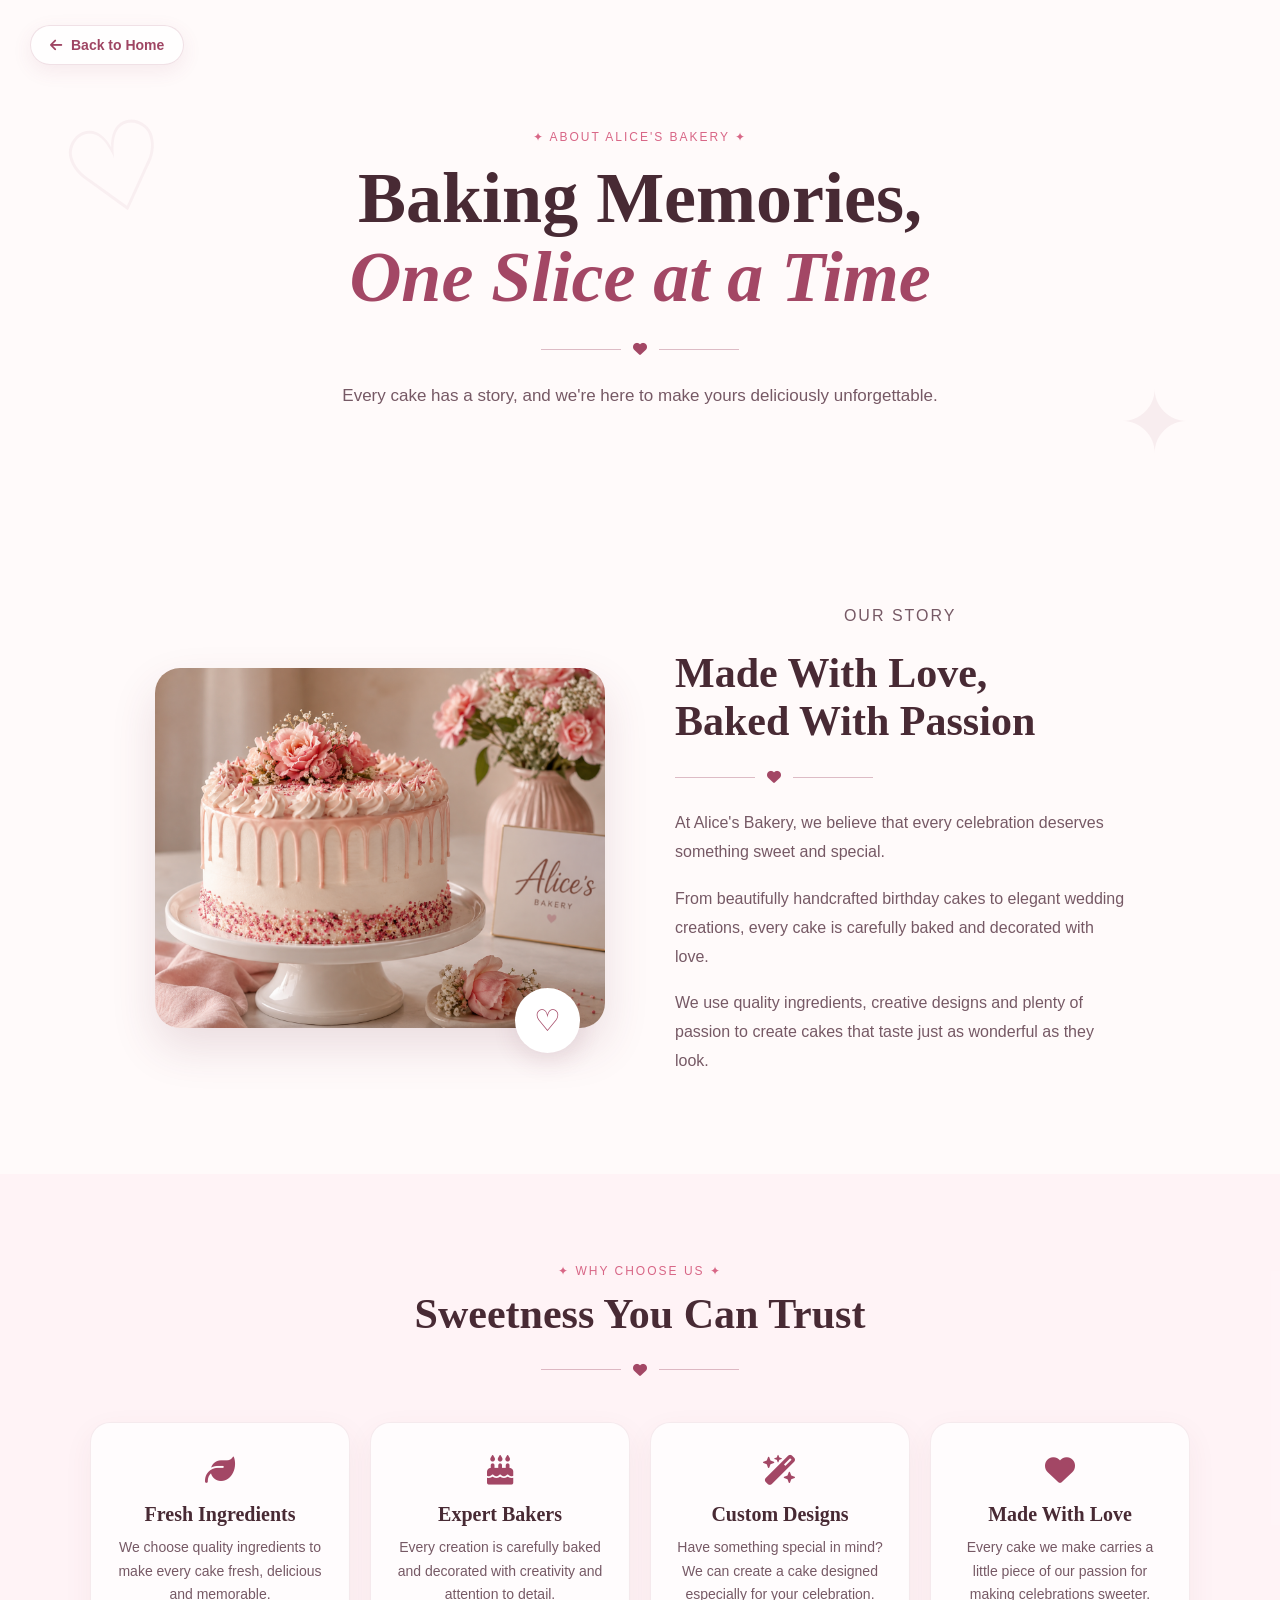
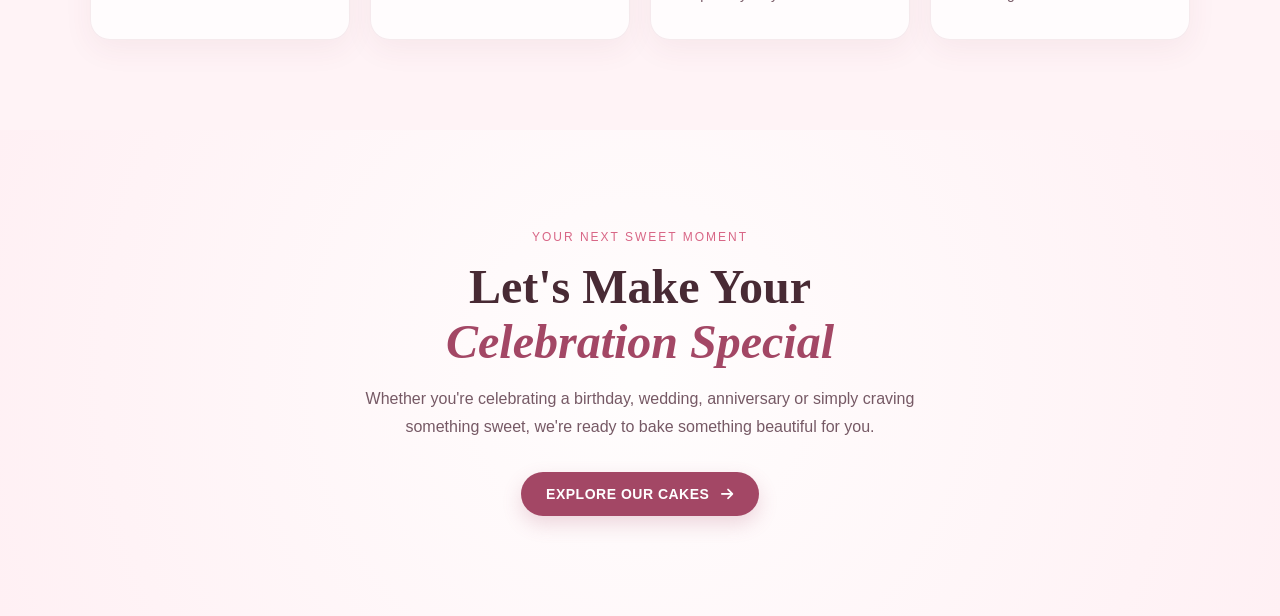
<file: About.html>
<!DOCTYPE html>
<html lang="en">

<head>
    <meta charset="UTF-8">
    <meta name="viewport" content="width=device-width, initial-scale=1.0">

    <title>About Us | Alice's Bakery</title>

    <link rel="stylesheet" href="Style.css">

    <link rel="stylesheet"
        href="https://cdnjs.cloudflare.com/ajax/libs/font-awesome/6.5.2/css/all.min.css">
</head>

<body>

    <!-- BACK TO HOME -->

    <a href="index.html" class="about-back-btn">
        <i class="fa-solid fa-arrow-left"></i>
        Back to Home
    </a>


    <!-- ABOUT HERO -->

    <section class="about-hero">

        <p class="section-label">
            ✦ ABOUT ALICE'S BAKERY ✦
        </p>

        <h1>
            Baking Memories,<br>
            <span>One Slice at a Time</span>
        </h1>

        <div class="about-divider">
            <span></span>
            <i class="fa-solid fa-heart"></i>
            <span></span>
        </div>

        <p class="about-hero-text">
            Every cake has a story, and we're here to make yours
            deliciously unforgettable.
        </p>

    </section>


    <!-- OUR STORY -->

    <section class="about-story">

        <div class="about-story-image">

            <img
                src="Aboutuscake.png"
                alt="Alice's Bakery cake"
            >

        </div>


        <div class="about-story-content">

            <p class="section-label">
                OUR STORY
            </p>

            <h2>
                Made With Love,<br>
                Baked With Passion
            </h2>

            <div class="about-divider left">
                <span></span>
                <i class="fa-solid fa-heart"></i>
                <span></span>
            </div>

            <p>
                At Alice's Bakery, we believe that every celebration
                deserves something sweet and special.
            </p>

            <p>
                From beautifully handcrafted birthday cakes to
                elegant wedding creations, every cake is carefully
                baked and decorated with love.
            </p>

            <p>
                We use quality ingredients, creative designs and
                plenty of passion to create cakes that taste just
                as wonderful as they look.
            </p>

        </div>

    </section>


    <!-- WHY CHOOSE US -->

    <section class="why-us">

        <p class="section-label">
            ✦ WHY CHOOSE US ✦
        </p>

        <h2>
            Sweetness You Can Trust
        </h2>

        <div class="about-divider">

            <span></span>
            <i class="fa-solid fa-heart"></i>
            <span></span>

        </div>


        <div class="why-us-grid">

            <div class="why-card">

                <i class="fa-solid fa-leaf"></i>

                <h3>
                    Fresh Ingredients
                </h3>

                <p>
                    We choose quality ingredients to make every
                    cake fresh, delicious and memorable.
                </p>

            </div>


            <div class="why-card">

                <i class="fa-solid fa-cake-candles"></i>

                <h3>
                    Expert Bakers
                </h3>

                <p>
                    Every creation is carefully baked and decorated
                    with creativity and attention to detail.
                </p>

            </div>


            <div class="why-card">

                <i class="fa-solid fa-wand-magic-sparkles"></i>

                <h3>
                    Custom Designs
                </h3>

                <p>
                    Have something special in mind? We can create
                    a cake designed especially for your celebration.
                </p>

            </div>


            <div class="why-card">

                <i class="fa-solid fa-heart"></i>

                <h3>
                    Made With Love
                </h3>

                <p>
                    Every cake we make carries a little piece of
                    our passion for making celebrations sweeter.
                </p>

            </div>

        </div>

    </section>


    <!-- CALL TO ACTION -->

    <section class="about-cta">

        <p class="section-label">
            YOUR NEXT SWEET MOMENT
        </p>

        <h2>
            Let's Make Your<br>
            <span>Celebration Special</span>
        </h2>

        <p>
            Whether you're celebrating a birthday, wedding,
            anniversary or simply craving something sweet,
            we're ready to bake something beautiful for you.
        </p>

        <a href="Cakes.html" class="about-cta-btn">
            EXPLORE OUR CAKES
            <i class="fa-solid fa-arrow-right"></i>
        </a>

    </section>

  <script>
(function () {

    const savedTheme =
        localStorage.getItem("aliceTheme") || "light";

    document.body.classList.add(
        "theme-" + savedTheme
    );

})();
</script>

</body>

</html>
</file>
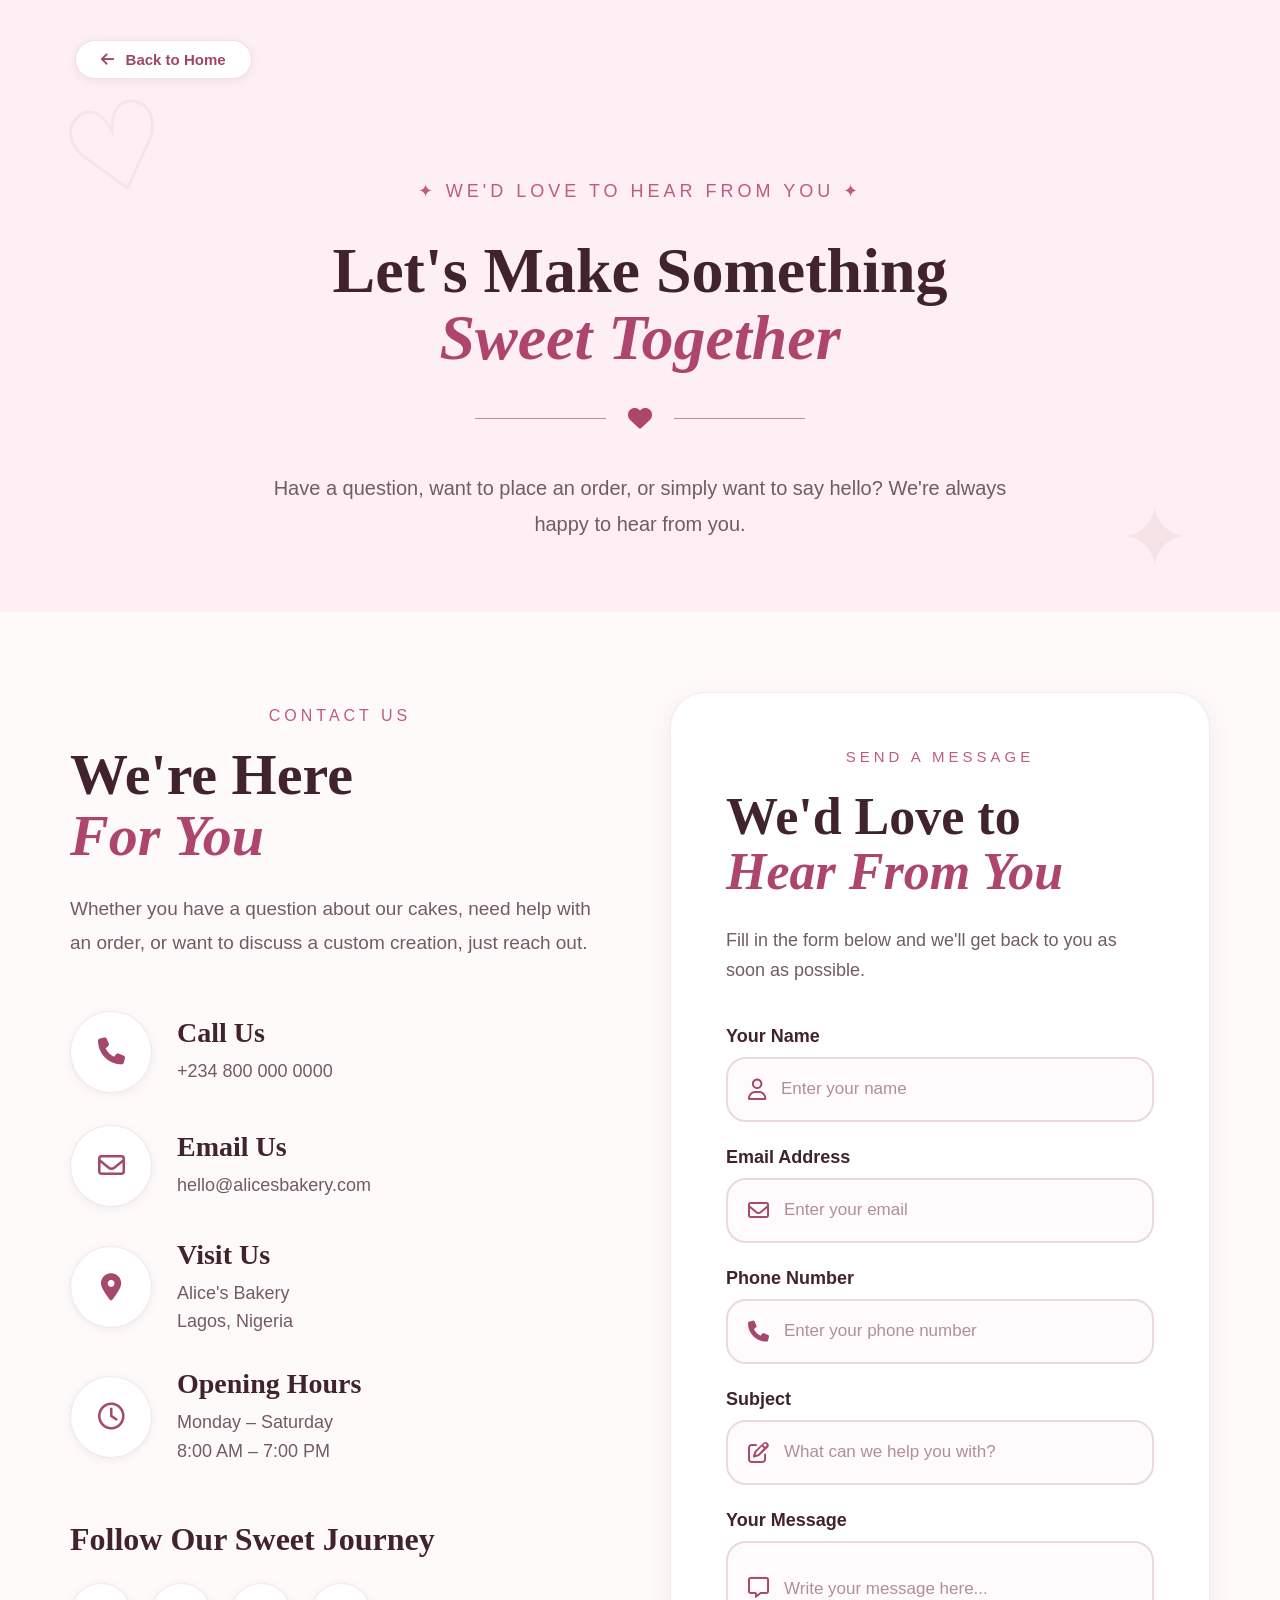
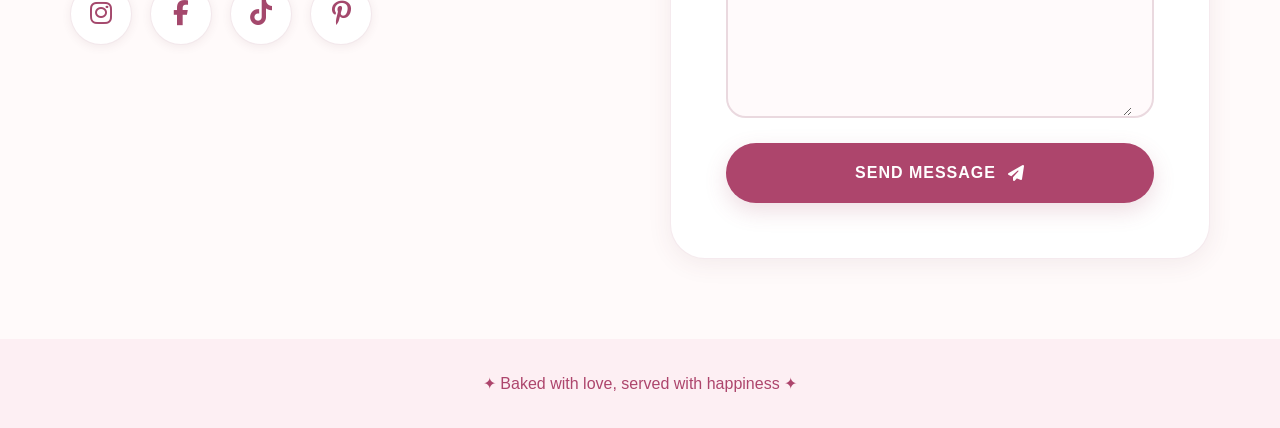
<file: Contact.html>
<!DOCTYPE html>
<html lang="en">

<head>
    <meta charset="UTF-8">
    <meta name="viewport" content="width=device-width, initial-scale=1.0">

    <title>Contact | Alice's Bakery</title>

    <link rel="stylesheet" href="Style.css">

    <link rel="stylesheet"
        href="https://cdnjs.cloudflare.com/ajax/libs/font-awesome/6.5.2/css/all.min.css">
</head>

<body>

    <!-- BACK TO HOME -->

    <a href="index.html" class="contact-back-btn">
        <i class="fa-solid fa-arrow-left"></i>
        Back to Home
    </a>


    <!-- CONTACT HERO -->

    <section class="contact-hero">

        <p class="section-label">
            ✦ WE'D LOVE TO HEAR FROM YOU ✦
        </p>

        <h1>
            Let's Make Something<br>
            <span>Sweet Together</span>
        </h1>

        <div class="contact-divider">
            <span></span>
            <i class="fa-solid fa-heart"></i>
            <span></span>
        </div>

        <p>
            Have a question, want to place an order, or simply
            want to say hello? We're always happy to hear from you.
        </p>

    </section>


    <!-- CONTACT CONTENT -->

    <main class="contact-container">


        <!-- CONTACT INFORMATION -->

        <section class="contact-info">

            <p class="section-label">
                CONTACT US
            </p>

            <h2>
                We're Here<br>
                <span>For You</span>
            </h2>

            <p class="contact-intro">
                Whether you have a question about our cakes,
                need help with an order, or want to discuss
                a custom creation, just reach out.
            </p>


            <!-- PHONE -->

            <div class="contact-detail">

                <div class="contact-icon">
                    <i class="fa-solid fa-phone"></i>
                </div>

                <div>
                    <h3>Call Us</h3>
                    <p>+234 800 000 0000</p>
                </div>

            </div>


            <!-- EMAIL -->

            <div class="contact-detail">

                <div class="contact-icon">
                    <i class="fa-regular fa-envelope"></i>
                </div>

                <div>
                    <h3>Email Us</h3>
                    <p>hello@alicesbakery.com</p>
                </div>

            </div>


            <!-- LOCATION -->

            <div class="contact-detail">

                <div class="contact-icon">
                    <i class="fa-solid fa-location-dot"></i>
                </div>

                <div>
                    <h3>Visit Us</h3>
                    <p>
                        Alice's Bakery<br>
                        Lagos, Nigeria
                    </p>
                </div>

            </div>


            <!-- OPENING HOURS -->

            <div class="contact-detail">

                <div class="contact-icon">
                    <i class="fa-regular fa-clock"></i>
                </div>

                <div>
                    <h3>Opening Hours</h3>
                    <p>
                        Monday – Saturday<br>
                        8:00 AM – 7:00 PM
                    </p>
                </div>

            </div>


            <!-- SOCIAL MEDIA -->

            <div class="contact-social">

                <h3>Follow Our Sweet Journey</h3>

                <div class="contact-social-icons">

                    <a>
                        <i class="fa-brands fa-instagram"></i>
                    </a>

                    <a>
                        <i class="fa-brands fa-facebook-f"></i>
                    </a>

                    <a>
                        <i class="fa-brands fa-tiktok"></i>
                    </a>

                    <a>
                        <i class="fa-brands fa-pinterest-p"></i>
                    </a>

                </div>

            </div>

        </section>


        <!-- CONTACT FORM -->

        <section class="contact-form-card">

            <div class="form-card-heading">

                <p class="section-label">
                    SEND A MESSAGE
                </p>

                <h2>
                    We'd Love to<br>
                    <span>Hear From You</span>
                </h2>

                <p>
                    Fill in the form below and we'll get back
                    to you as soon as possible.
                </p>

            </div>


            <form id="contactForm" class="contact-form">


                <!-- NAME -->

                <div class="contact-form-group">

                    <label for="contactName">
                        Your Name
                    </label>

                    <div class="contact-input">

                        <i class="fa-regular fa-user"></i>

                        <input
                            type="text"
                            id="contactName"
                            placeholder="Enter your name"
                            required
                        >

                    </div>

                </div>


                <!-- EMAIL -->

                <div class="contact-form-group">

                    <label for="contactEmail">
                        Email Address
                    </label>

                    <div class="contact-input">

                        <i class="fa-regular fa-envelope"></i>

                        <input
                            type="email"
                            id="contactEmail"
                            placeholder="Enter your email"
                            required
                        >

                    </div>

                </div>


                <!-- PHONE -->

                <div class="contact-form-group">

                    <label for="contactPhone">
                        Phone Number
                    </label>

                    <div class="contact-input">

                        <i class="fa-solid fa-phone"></i>

                        <input
                            type="tel"
                            id="contactPhone"
                            placeholder="Enter your phone number"
                        >

                    </div>

                </div>


                <!-- SUBJECT -->

                <div class="contact-form-group">

                    <label for="contactSubject">
                        Subject
                    </label>

                    <div class="contact-input">

                        <i class="fa-regular fa-pen-to-square"></i>

                        <input
                            type="text"
                            id="contactSubject"
                            placeholder="What can we help you with?"
                            required
                        >

                    </div>

                </div>


                <!-- MESSAGE -->

                <div class="contact-form-group">

                    <label for="contactMessage">
                        Your Message
                    </label>

                    <div class="contact-input contact-textarea">

                        <i class="fa-regular fa-message"></i>

                        <textarea
                            id="contactMessage"
                            placeholder="Write your message here..."
                            rows="5"
                            required
                        ></textarea>

                    </div>

                </div>


                <!-- SUBMIT -->

                <button
                    type="submit"
                    class="contact-submit-btn">

                    SEND MESSAGE

                    <i class="fa-solid fa-paper-plane"></i>

                </button>

            </form>


            <!-- SUCCESS MESSAGE -->

            <div
                id="contactSuccess"
                class="contact-success">

                <div class="contact-success-icon">
                    <i class="fa-solid fa-heart"></i>
                </div>

                <h3>
                    Message Sent! ♡
                </h3>

                <p>
                    Thank you for reaching out to Alice's Bakery.
                    We'll get back to you soon!
               <button
    type="button"
    class="send-another-btn"
    onclick="showContactForm()">
    SEND ANOTHER MESSAGE
    <i class="fa-solid fa-arrow-rotate-right"></i>
</button>
                
                </p>

                   

            </div>

        </section>

    </main>


    <!-- FOOTER NOTE -->

    <section class="contact-bottom">

        <p>
            ✦ Baked with love, served with happiness ✦
        </p>

    </section>

        <script>

const contactForm = document.getElementById("contactForm");
const contactSuccess = document.getElementById("contactSuccess");

contactForm.addEventListener("submit", function(event) {

    event.preventDefault();

    /* Hide the form */
    contactForm.style.display = "none";

    /* Show success message */
    contactSuccess.style.display = "block";

});

</script>

     <script>

function sendMessage(event) {

    event.preventDefault();

    document.getElementById("contactForm").style.display = "none";

    document.getElementById("contactSuccess").style.display = "block";

}


function showContactForm() {

    document.getElementById("contactSuccess").style.display = "none";

    document.getElementById("contactForm").style.display = "block";

    document.getElementById("contactForm").reset();

}

</script>

  <script>
(function () {

    const savedTheme =
        localStorage.getItem("aliceTheme") || "light";

    document.body.classList.add(
        "theme-" + savedTheme
    );

})();
</script>


</body>

</html>
</file>
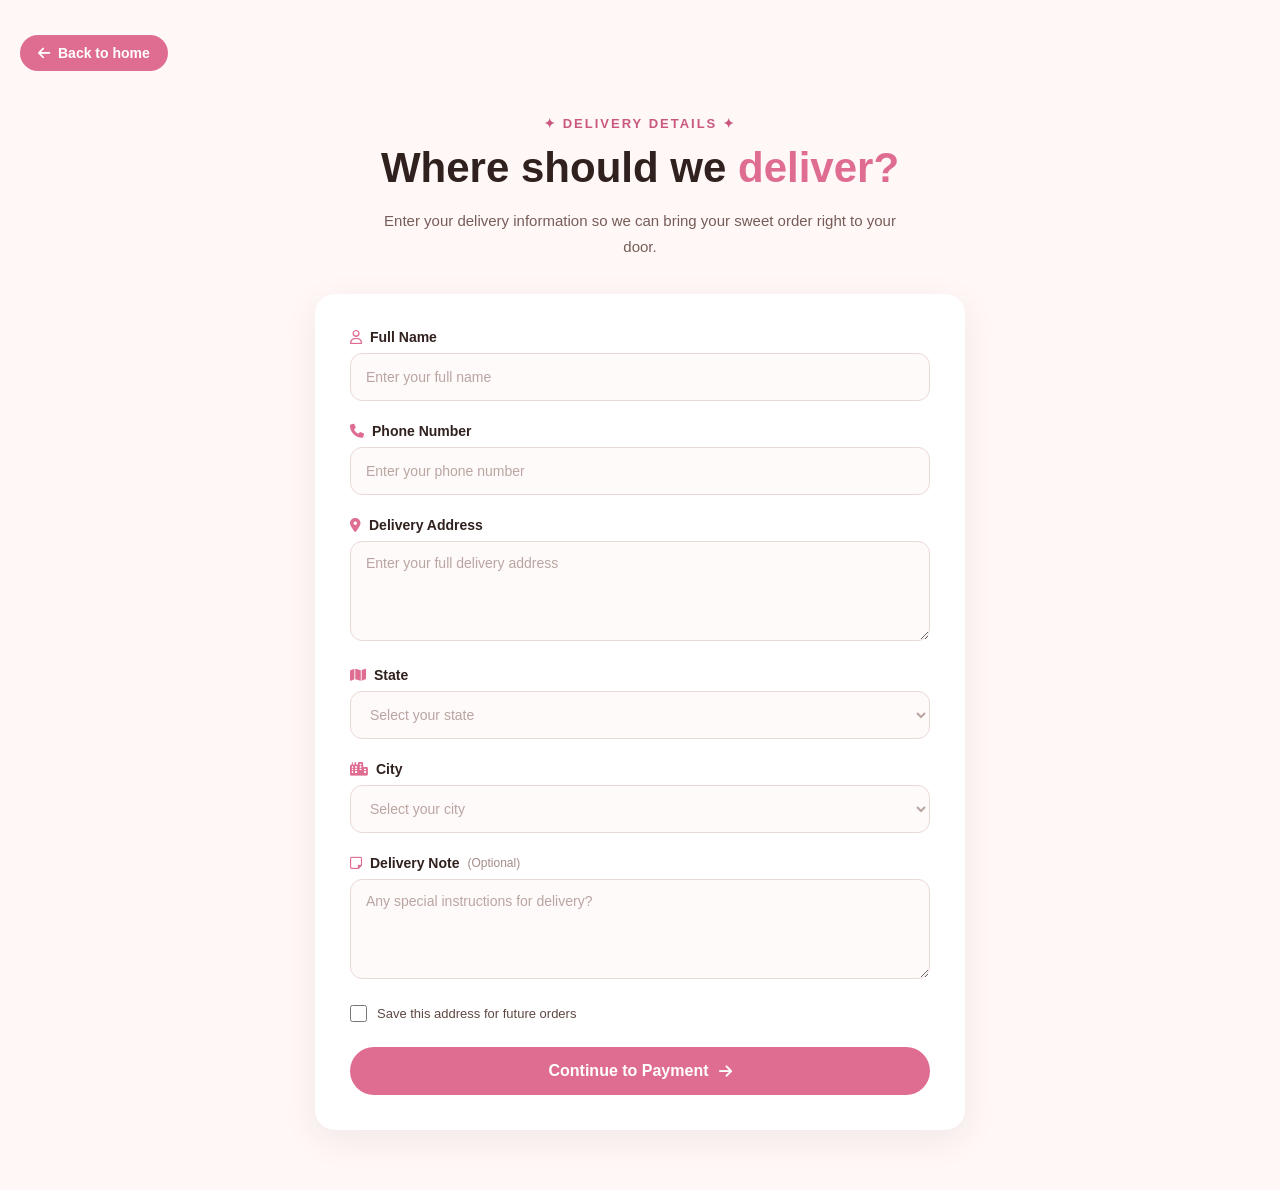
<file: delivery.html>
<!DOCTYPE html>
<html lang="en">

<head>

    <meta charset="UTF-8">

    <meta name="viewport"
        content="width=device-width, initial-scale=1.0">

    <title>Delivery Address | Alice's Bakery</title>

    <link rel="stylesheet" href="Style.css">

    <link rel="stylesheet"
        href="https://cdnjs.cloudflare.com/ajax/libs/font-awesome/6.5.2/css/all.min.css">

</head>

<body>

    <main class="delivery-page">

        <!-- BACK BUTTON -->

        <a href="Profile.html" class="delivery-back-btn">

            <i class="fa-solid fa-arrow-left"></i>

            Back to home

        </a>


        <!-- HEADER -->

        <section class="delivery-header">

            <p class="delivery-label">
                ✦ DELIVERY DETAILS ✦
            </p>

            <h1>
                Where should we
                <span>deliver?</span>
            </h1>

            <p>
                Enter your delivery information so we can
                bring your sweet order right to your door.
            </p>

        </section>


        <!-- DELIVERY FORM -->

        <section class="delivery-form-container">

            <form id="deliveryForm">


                <!-- FULL NAME -->

                <div class="form-group">

                    <label for="fullName">
                        <i class="fa-regular fa-user"></i>
                        Full Name
                    </label>

                    <input
                        type="text"
                        id="fullName"
                        name="fullName"
                        placeholder="Enter your full name"
                        required>

                </div>


                <!-- PHONE NUMBER -->

                <div class="form-group">

                    <label for="phone">
                        <i class="fa-solid fa-phone"></i>
                        Phone Number
                    </label>

                    <input
                        type="tel"
                        id="phone"
                        name="phone"
                        placeholder="Enter your phone number"
                        required>

                </div>


                <!-- ADDRESS -->

                <div class="form-group">

                    <label for="address">
                        <i class="fa-solid fa-location-dot"></i>
                        Delivery Address
                    </label>

                    <textarea
                        id="address"
                        name="address"
                        placeholder="Enter your full delivery address"
                        rows="4"
                        required></textarea>

                </div>

              
              <!-- STATE -->
            <div class="form-group">

    <label for="state">
        <i class="fa-solid fa-map"></i>
        State
    </label>

    <select id="state" name="state" required>

        <option value="">Select your state</option>

        <option value="Abia">Abia</option>
        <option value="Adamawa">Adamawa</option>
        <option value="Akwa Ibom">Akwa Ibom</option>
        <option value="Anambra">Anambra</option>
        <option value="Bauchi">Bauchi</option>
        <option value="Bayelsa">Bayelsa</option>
        <option value="Benue">Benue</option>
        <option value="Borno">Borno</option>
        <option value="Cross River">Cross River</option>
        <option value="Delta">Delta</option>
        <option value="Ebonyi">Ebonyi</option>
        <option value="Edo">Edo</option>
        <option value="Ekiti">Ekiti</option>
        <option value="Enugu">Enugu</option>
        <option value="Gombe">Gombe</option>
        <option value="Imo">Imo</option>
        <option value="Jigawa">Jigawa</option>
        <option value="Kaduna">Kaduna</option>
        <option value="Kano">Kano</option>
        <option value="Katsina">Katsina</option>
        <option value="Kebbi">Kebbi</option>
        <option value="Kogi">Kogi</option>
        <option value="Kwara">Kwara</option>
        <option value="Lagos">Lagos</option>
        <option value="Nasarawa">Nasarawa</option>
        <option value="Niger">Niger</option>
        <option value="Ogun">Ogun</option>
        <option value="Ondo">Ondo</option>
        <option value="Osun">Osun</option>
        <option value="Oyo">Oyo</option>
        <option value="Plateau">Plateau</option>
        <option value="Rivers">Rivers</option>
        <option value="Sokoto">Sokoto</option>
        <option value="Taraba">Taraba</option>
        <option value="Yobe">Yobe</option>
        <option value="Zamfara">Zamfara</option>
        <option value="Federal Capital Territory">Federal Capital Territory</option>

    </select>

</div>

              <!-- CITY -->

               <div class="form-group">

    <label for="city">
        <i class="fa-solid fa-city"></i>
        City
    </label>

    <select id="city" name="city" required>

        <option value="">Select your city</option>

    </select>

</div> 

                <!-- DELIVERY NOTE -->

                <div class="form-group">

                    <label for="deliveryNote">

                        <i class="fa-regular fa-note-sticky"></i>

                        Delivery Note
                        <span>(Optional)</span>

                    </label>

                    <textarea
                        id="deliveryNote"
                        name="deliveryNote"
                        placeholder="Any special instructions for delivery?"
                        rows="3"></textarea>

                </div>


                <!-- SAVE ADDRESS -->

                <label class="save-address">

                    <input
                        type="checkbox"
                        id="saveAddress">

                    <span>
                        Save this address for future orders
                    </span>

                </label>


                <!-- BUTTON -->

                <button
                    type="submit"
                    class="continue-delivery-btn">

                    Continue to Payment

                    <i class="fa-solid fa-arrow-right"></i>

                </button>

            </form>

        </section>

    </main>


    <script>


document.addEventListener("DOMContentLoaded", function () {

    const form =
        document.getElementById("deliveryForm");

    const state =
        document.getElementById("state");

    const city =
        document.getElementById("city");

    const saveAddress =
        document.getElementById("saveAddress");


    /* =========================================
       NIGERIAN CITIES BY STATE
    ========================================= */

    const cities = {

        "Abia": [
            "Aba",
            "Umuahia",
            "Ohafia"
        ],

        "Adamawa": [
            "Yola",
            "Mubi",
            "Jimeta"
        ],

        "Akwa Ibom": [
            "Uyo",
            "Eket",
            "Ikot Ekpene",
            "Oron"
        ],

        "Anambra": [
            "Awka",
            "Onitsha",
            "Nnewi",
            "Ekwulobia"
        ],

        "Bauchi": [
            "Bauchi",
            "Azare",
            "Misau"
        ],

        "Bayelsa": [
            "Yenagoa",
            "Brass",
            "Ogbia"
        ],

        "Benue": [
            "Makurdi",
            "Gboko",
            "Otukpo"
        ],

        "Borno": [
            "Maiduguri",
            "Biu",
            "Dikwa"
        ],

        "Cross River": [
            "Calabar",
            "Ogoja",
            "Ikom"
        ],

        "Delta": [
            "Asaba",
            "Warri",
            "Sapele",
            "Ughelli"
        ],

        "Ebonyi": [
            "Abakaliki",
            "Afikpo",
            "Onueke"
        ],

        "Edo": [
            "Benin City",
            "Auchi",
            "Ekpoma"
        ],

        "Ekiti": [
            "Ado-Ekiti",
            "Ikere",
            "Ijero"
        ],

        "Enugu": [
            "Enugu",
            "Nsukka",
            "Oji River"
        ],

        "Gombe": [
            "Gombe",
            "Kumo",
            "Deba"
        ],

        "Imo": [
            "Owerri",
            "Orlu",
            "Okigwe"
        ],

        "Jigawa": [
            "Dutse",
            "Hadejia",
            "Gumel"
        ],

        "Kaduna": [
            "Kaduna",
            "Zaria",
            "Kafanchan"
        ],

        "Kano": [
            "Kano",
            "Wudil",
            "Gwarzo"
        ],

        "Katsina": [
            "Katsina",
            "Daura",
            "Funtua"
        ],

        "Kebbi": [
            "Birnin Kebbi",
            "Argungu",
            "Yauri"
        ],

        "Kogi": [
            "Lokoja",
            "Okene",
            "Idah"
        ],

        "Kwara": [
            "Ilorin",
            "Offa",
            "Jebba"
        ],

        "Lagos": [
            "Ikeja",
            "Lagos Island",
            "Lekki",
            "Surulere",
            "Yaba",
            "Ikorodu",
            "Badagry",
            "Epe"
        ],

        "Nasarawa": [
            "Lafia",
            "Keffi",
            "Karu",
            "Akwanga"
        ],

        "Niger": [
            "Minna",
            "Suleja",
            "Bida"
        ],

        "Ogun": [
            "Abeokuta",
            "Ijebu-Ode",
            "Sagamu",
            "Ota"
        ],

        "Ondo": [
            "Akure",
            "Ondo City",
            "Owo",
            "Ikare"
        ],

        "Osun": [
            "Osogbo",
            "Ile-Ife",
            "Ilesa",
            "Ikire"
        ],

        "Oyo": [
            "Ibadan",
            "Ogbomoso",
            "Oyo",
            "Iseyin"
        ],

        "Plateau": [
            "Jos",
            "Bukuru",
            "Pankshin"
        ],

        "Rivers": [
            "Port Harcourt",
            "Bonny",
            "Obio-Akpor",
            "Okrika"
        ],

        "Sokoto": [
            "Sokoto",
            "Tambuwal",
            "Wurno"
        ],

        "Taraba": [
            "Jalingo",
            "Wukari",
            "Bali"
        ],

        "Yobe": [
            "Damaturu",
            "Potiskum",
            "Gashua"
        ],

        "Zamfara": [
            "Gusau",
            "Kaura Namoda",
            "Talata Mafara"
        ],

        "Federal Capital Territory": [
            "Abuja",
            "Gwagwalada",
            "Kuje",
            "Bwari",
            "Kubwa"
        ]

    };


    /* =========================================
       UPDATE CITY OPTIONS
    ========================================= */

    state.addEventListener("change", function () {

        const selectedState =
            this.value;

        city.innerHTML =
            '<option value="">Select your city</option>';


        if (!selectedState) {
            return;
        }


        const stateCities =
            cities[selectedState] || [];


        stateCities.forEach(function (cityName) {

            const option =
                document.createElement("option");

            option.value =
                cityName;

            option.textContent =
                cityName;

            city.appendChild(option);

        });

    });


    /* =========================================
       LOAD SAVED ADDRESS
    ========================================= */

    function loadSavedAddress() {

        const saved =
            localStorage.getItem("aliceDeliveryAddress");

        if (!saved) {
            return;
        }


        try {

            const address =
                JSON.parse(saved);


            document.getElementById("fullName").value =
                address.fullName || "";


            document.getElementById("phone").value =
                address.phone || "";


            document.getElementById("address").value =
                address.address || "";


            state.value =
                address.state || "";


            /*
               Load cities for saved state
            */

            state.dispatchEvent(
                new Event("change")
            );


            city.value =
                address.city || "";


            document.getElementById("deliveryNote").value =
                address.deliveryNote || "";


            saveAddress.checked = true;


        } catch (error) {

            console.log(
                "Could not load saved address."
            );

        }

    }


    /* =========================================
       POLISHED SUCCESS MESSAGE
    ========================================= */

    function showSavedMessage() {

        const oldMessage =
            document.querySelector(
                ".delivery-success-message"
            );

        if (oldMessage) {
            oldMessage.remove();
        }


        const message =
            document.createElement("div");

        message.className =
            "delivery-success-message";


        message.innerHTML = `

            <div class="delivery-success-icon">

                <i class="fa-solid fa-check"></i>

            </div>

            <div class="delivery-success-text">

                <strong>Address Saved!</strong>

                <span>
                    Your delivery address has been saved successfully.
                </span>

            </div>

            <button
                class="delivery-message-close"
                type="button"
                aria-label="Close">

                <i class="fa-solid fa-xmark"></i>

            </button>

        `;


        document.body.appendChild(message);


        setTimeout(function () {

            message.classList.add("show");

        }, 50);


        const closeButton =
            message.querySelector(
                ".delivery-message-close"
            );


        closeButton.addEventListener(
            "click",
            function () {

                message.classList.remove("show");

                setTimeout(function () {

                    if (message.parentElement) {
                        message.remove();
                    }

                }, 350);

            }
        );


        setTimeout(function () {

            if (!message.parentElement) {
                return;
            }


            message.classList.remove("show");


            setTimeout(function () {

                if (message.parentElement) {
                    message.remove();
                }

            }, 350);

        }, 3500);

    }


    /* =========================================
       FORM SUBMISSION
    ========================================= */

    form.addEventListener(
        "submit",
        function (event) {

            event.preventDefault();


            const deliveryAddress = {

                fullName:
                    document.getElementById("fullName").value.trim(),

                phone:
                    document.getElementById("phone").value.trim(),

                address:
                    document.getElementById("address").value.trim(),

                city:
                    city.value,

                state:
                    state.value,

                deliveryNote:
                    document.getElementById("deliveryNote").value.trim()

            };


            /*
               Save address permanently
            */

            if (saveAddress.checked) {

                localStorage.setItem(
                    "aliceDeliveryAddress",
                    JSON.stringify(deliveryAddress)
                );


                showSavedMessage();

            }


            /*
               We will connect this to the
               payment page next.
            */

        }
    );


    /* =========================================
       LOAD ADDRESS WHEN PAGE OPENS
    ========================================= */

    loadSavedAddress();

});

    </script>

      <script>
(function () {

    const savedTheme =
        localStorage.getItem("aliceTheme") || "light";

    document.body.classList.add(
        "theme-" + savedTheme
    );

})();
</script>
  
  
</body>

</html>
</file>
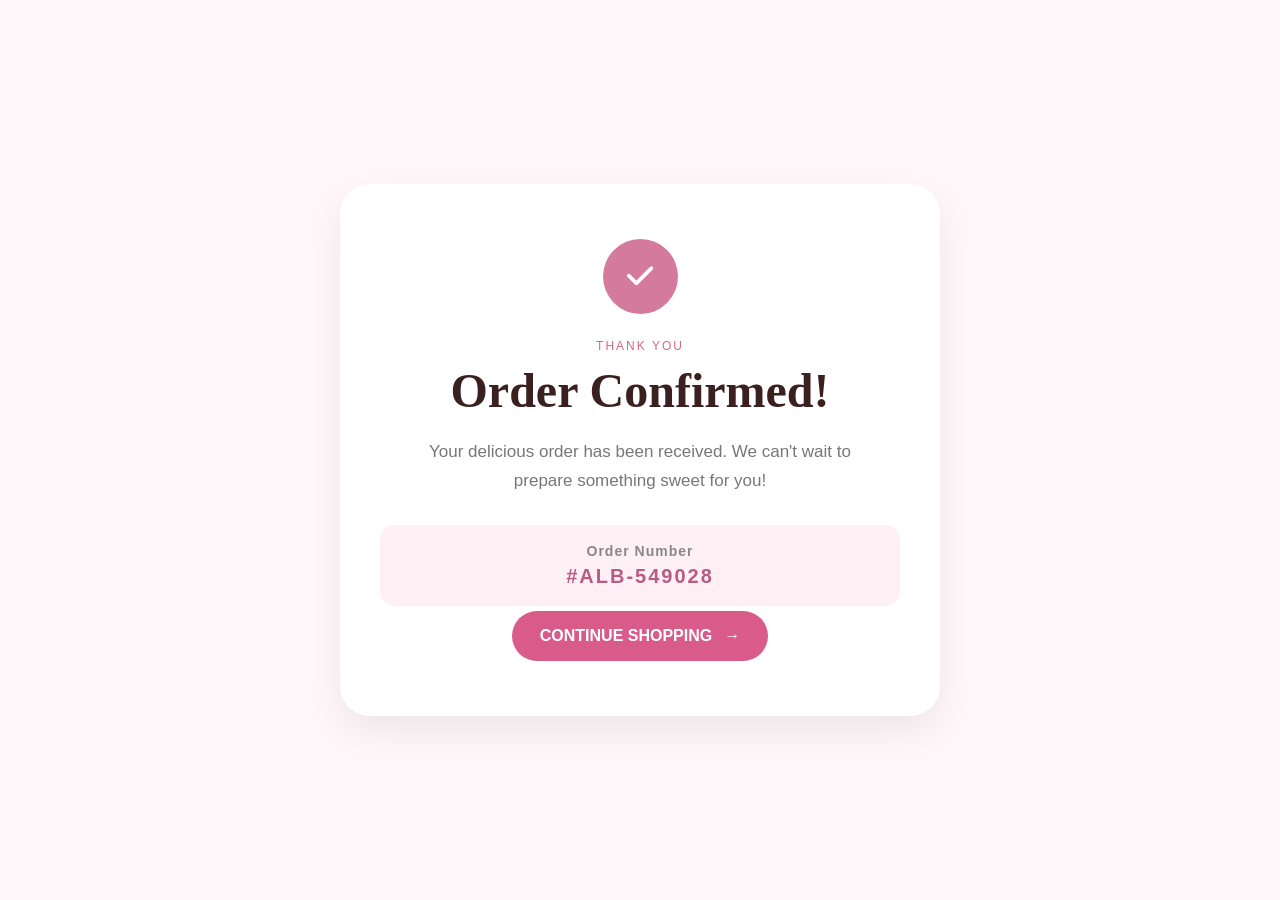
<file: order-confirmed.html>
<!DOCTYPE html>
<html lang="en">

<head>
    <meta charset="UTF-8">
    <meta name="viewport" content="width=device-width, initial-scale=1.0">

    <title>Order Confirmed | Alice's Bakery</title>

    <link rel="stylesheet" href="Style.css">

    <link rel="stylesheet"
        href="https://cdnjs.cloudflare.com/ajax/libs/font-awesome/6.5.2/css/all.min.css">
</head>

<body>

    <main class="order-confirmed">

        <div class="confirmation-card">

            <div class="confirmation-icon">
                <i class="fa-solid fa-check"></i>
            </div>

            <p class="section-label">THANK YOU</p>

            <h1>Order Confirmed!</h1>

            <p class="confirmation-text">
                Your delicious order has been received.
                We can't wait to prepare something sweet for you!
            </p>

            <div class="order-number">
                <span>Order Number</span>
                <strong id="order-number">#ALB-2026</strong>
            </div>

            <a href="Cakes.html" class="back-to-cakes">
                CONTINUE SHOPPING
                <span>→</span>
            </a>

        </div>

    </main>

       <script>

const orderNumber =
    "ALB-" + Math.floor(100000 + Math.random() * 900000);

document.getElementById("order-number").textContent = "#" + orderNumber;

/* =====================================
   EMPTY CART AFTER ORDER CONFIRMATION
===================================== */

localStorage.removeItem("cart");

       

</script>
  
      <script>
(function () {

    const savedTheme =
        localStorage.getItem("aliceTheme") || "light";

    document.body.classList.add(
        "theme-" + savedTheme
    );

})();
</script>
  
  
</body>

</html>
</file>
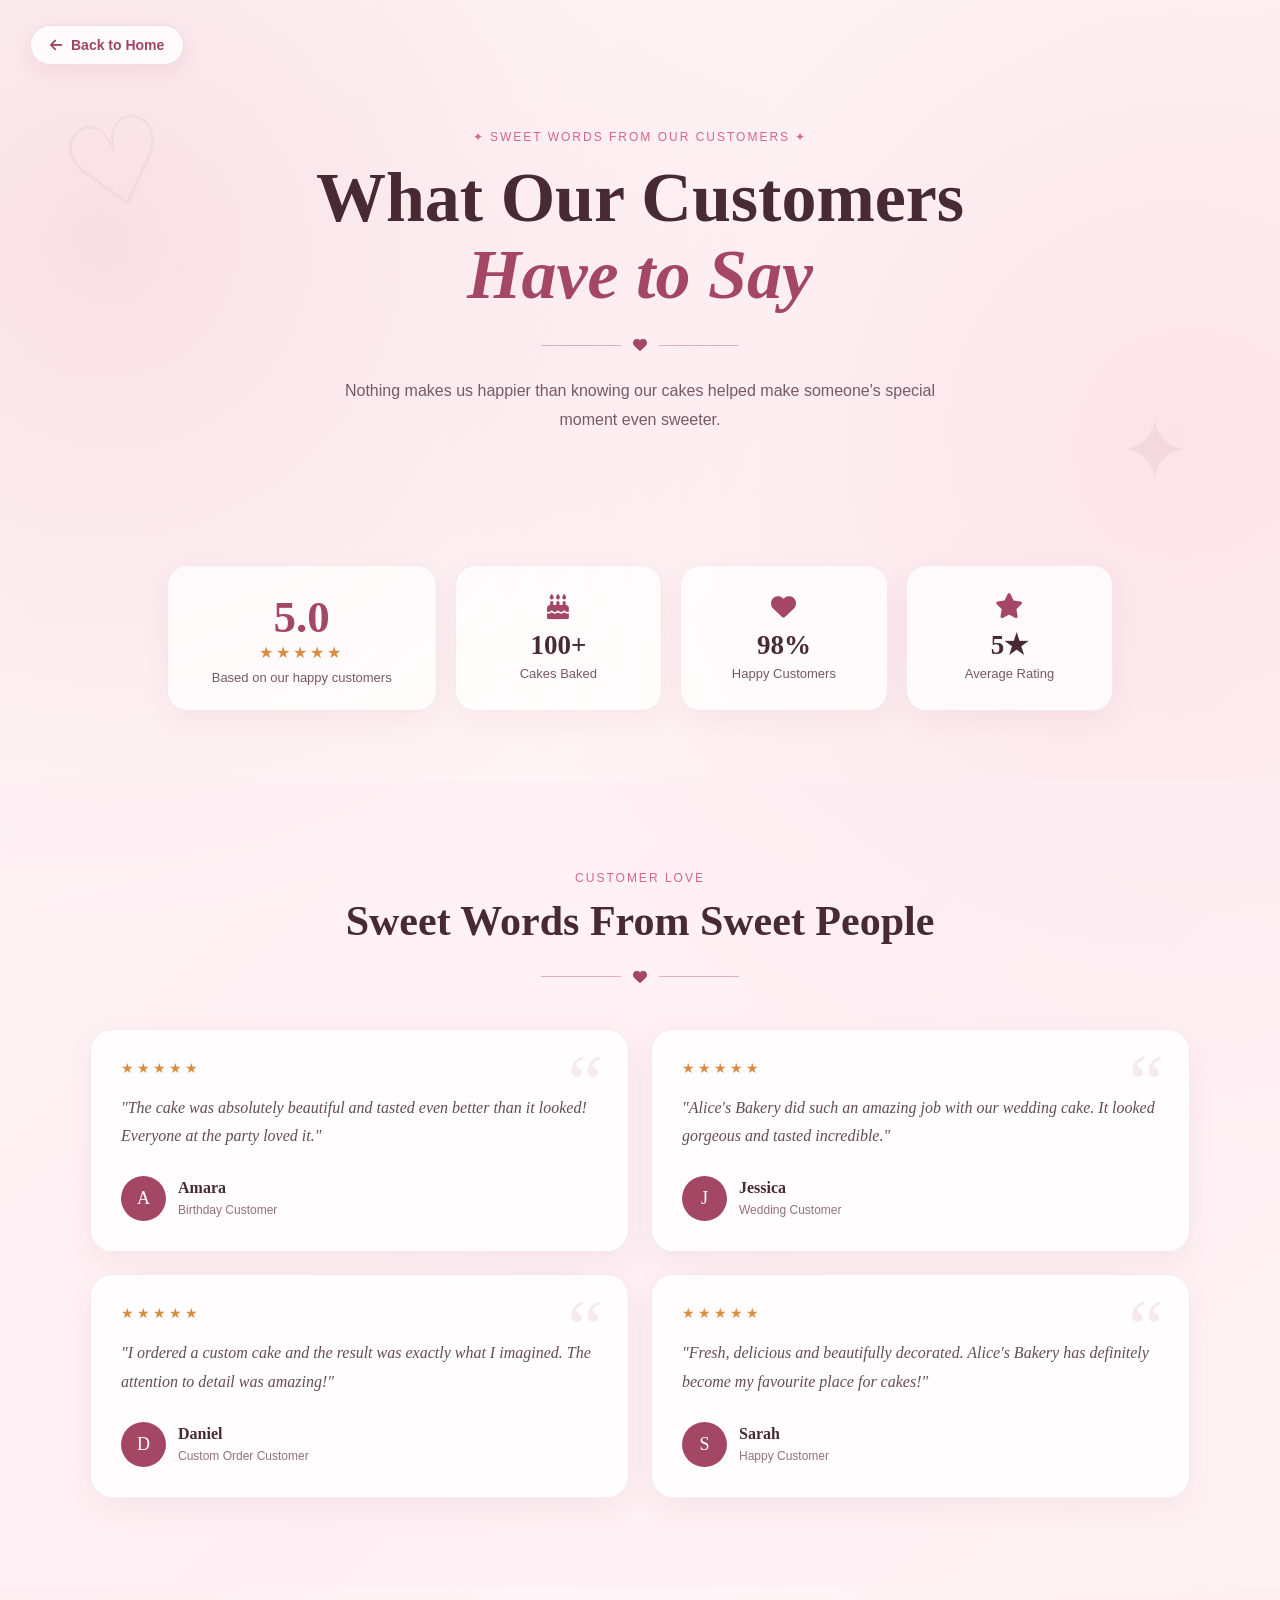
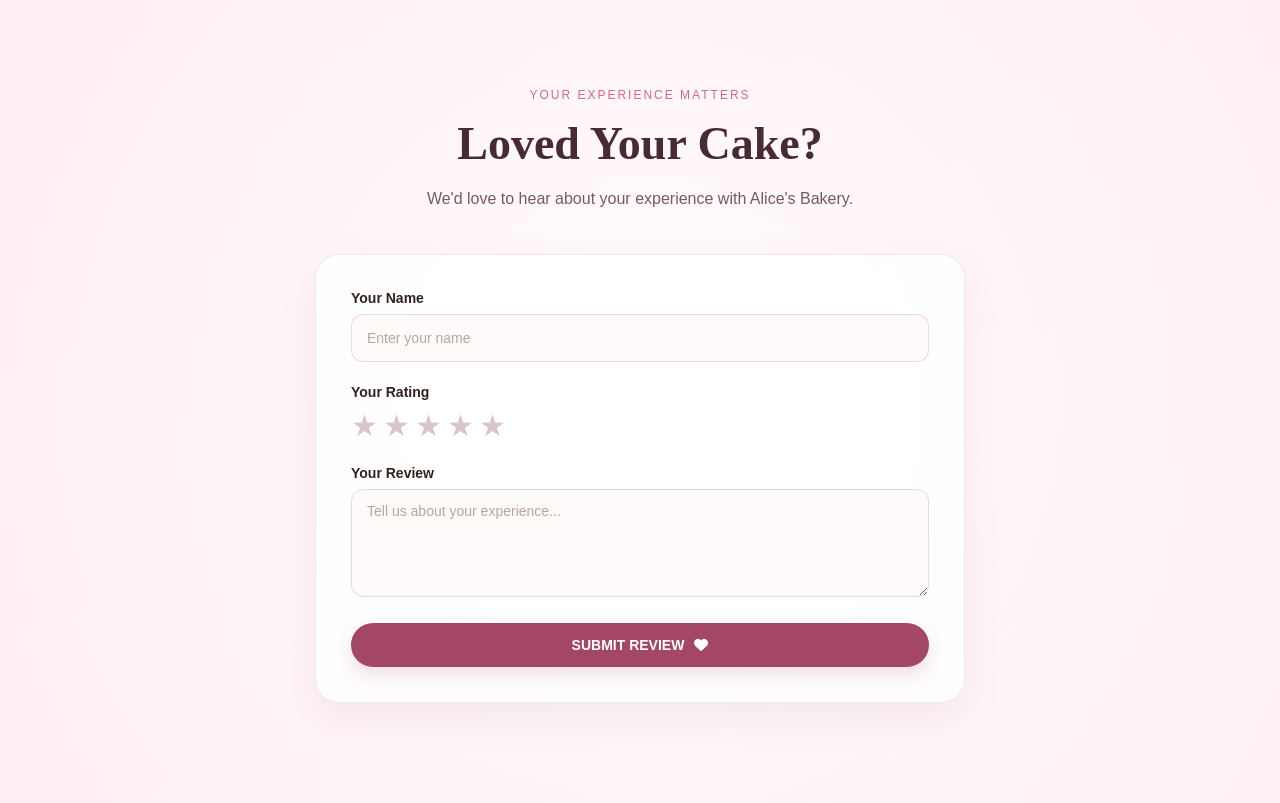
<file: Review.html>
<!DOCTYPE html>
<html lang="en">

<head>
    <meta charset="UTF-8">
    <meta name="viewport" content="width=device-width, initial-scale=1.0">

    <title>Reviews | Alice's Bakery</title>

    <link rel="stylesheet" href="Style.css">

    <link rel="stylesheet"
        href="https://cdnjs.cloudflare.com/ajax/libs/font-awesome/6.5.2/css/all.min.css">
</head>

<body>

    <!-- BACK TO HOME -->

    <a href="index.html" class="reviews-back-btn">
        <i class="fa-solid fa-arrow-left"></i>
        Back to Home
    </a>


    <!-- REVIEWS HERO -->

    <section class="reviews-hero">

        <p class="section-label">
            ✦ SWEET WORDS FROM OUR CUSTOMERS ✦
        </p>

        <h1>
            What Our Customers<br>
            <span>Have to Say</span>
        </h1>

        <div class="reviews-divider">
            <span></span>
            <i class="fa-solid fa-heart"></i>
            <span></span>
        </div>

        <p>
            Nothing makes us happier than knowing our cakes
            helped make someone's special moment even sweeter.
        </p>

    </section>


    <!-- REVIEW SUMMARY -->

    <section class="review-summary">

        <div class="rating-box">

            <strong>5.0</strong>

            <div class="stars">
                ★★★★★
            </div>

            <p>
                Based on our happy customers
            </p>

        </div>


        <div class="review-stat">

            <i class="fa-solid fa-cake-candles"></i>

            <strong>100+</strong>

            <span>
                Cakes Baked
            </span>

        </div>


        <div class="review-stat">

            <i class="fa-solid fa-heart"></i>

            <strong>98%</strong>

            <span>
                Happy Customers
            </span>

        </div>


        <div class="review-stat">

            <i class="fa-solid fa-star"></i>

            <strong>5★</strong>

            <span>
                Average Rating
            </span>

        </div>

    </section>


    <!-- CUSTOMER REVIEWS -->

    <section class="reviews-section">

        <p class="section-label">
            CUSTOMER LOVE
        </p>

        <h2>
            Sweet Words From Sweet People
        </h2>

        <div class="reviews-divider">
            <span></span>
            <i class="fa-solid fa-heart"></i>
            <span></span>
        </div>


        <div class="reviews-grid">


            <!-- REVIEW 1 -->

            <article class="review-card">

                <div class="review-stars">
                    ★★★★★
                </div>

                <p class="review-text">
                    "The cake was absolutely beautiful and tasted
                    even better than it looked! Everyone at the
                    party loved it."
                </p>

                <div class="review-author">

                    <div class="review-avatar">
                        A
                    </div>

                    <div>
                        <h3>
                            Amara
                        </h3>

                        <span>
                            Birthday Customer
                        </span>
                    </div>

                </div>

            </article>


            <!-- REVIEW 2 -->

            <article class="review-card">

                <div class="review-stars">
                    ★★★★★
                </div>

                <p class="review-text">
                    "Alice's Bakery did such an amazing job with
                    our wedding cake. It looked gorgeous and
                    tasted incredible."
                </p>

                <div class="review-author">

                    <div class="review-avatar">
                        J
                    </div>

                    <div>
                        <h3>
                            Jessica
                        </h3>

                        <span>
                            Wedding Customer
                        </span>
                    </div>

                </div>

            </article>


            <!-- REVIEW 3 -->

            <article class="review-card">

                <div class="review-stars">
                    ★★★★★
                </div>

                <p class="review-text">
                    "I ordered a custom cake and the result was
                    exactly what I imagined. The attention to
                    detail was amazing!"
                </p>

                <div class="review-author">

                    <div class="review-avatar">
                        D
                    </div>

                    <div>
                        <h3>
                            Daniel
                        </h3>

                        <span>
                            Custom Order Customer
                        </span>
                    </div>

                </div>

            </article>


            <!-- REVIEW 4 -->

            <article class="review-card">

                <div class="review-stars">
                    ★★★★★
                </div>

                <p class="review-text">
                    "Fresh, delicious and beautifully decorated.
                    Alice's Bakery has definitely become my
                    favourite place for cakes!"
                </p>

                <div class="review-author">

                    <div class="review-avatar">
                        S
                    </div>

                    <div>
                        <h3>
                            Sarah
                        </h3>

                        <span>
                            Happy Customer
                        </span>
                    </div>

                </div>

            </article>

        </div>

    </section>


    <!-- LEAVE A REVIEW -->

    <section class="leave-review">

        <p class="section-label">
            YOUR EXPERIENCE MATTERS
        </p>

        <h2>
            Loved Your Cake?
        </h2>

        <p>
            We'd love to hear about your experience with
            Alice's Bakery.
        </p>

         <div class="review-form-wrapper">

    <form id="reviewForm" class="review-form">

        <div class="form-group">
            <label for="reviewName">Your Name</label>

            <input
                type="text"
                id="reviewName"
                placeholder="Enter your name"
                required
            >
        </div>


        <div class="form-group">

            <label>Your Rating</label>

            <div class="rating-input">

                <button type="button" data-rating="1">★</button>
                <button type="button" data-rating="2">★</button>
                <button type="button" data-rating="3">★</button>
                <button type="button" data-rating="4">★</button>
                <button type="button" data-rating="5">★</button>

            </div>

            <input
                type="hidden"
                id="reviewRating"
                value="0"
            >

        </div>


        <div class="form-group">

            <label for="reviewMessage">
                Your Review
            </label>

            <textarea
                id="reviewMessage"
                rows="5"
                placeholder="Tell us about your experience..."
                required
            ></textarea>

        </div>


        <button
            type="submit"
            class="submit-review-btn">

            SUBMIT REVIEW
            <i class="fa-solid fa-heart"></i>

        </button>

    </form>


    <!-- SUCCESS MESSAGE -->

  <div
    id="reviewSuccess"
    class="review-success">

    <div class="success-icon">
        <i class="fa-solid fa-heart"></i>
    </div>

    <h3>Thank You! ♡</h3>

    <p>
        Your sweet review has been received.
        We really appreciate your kind words!
    </p>

    <button
        type="button"
        class="review-ok-btn"
        onclick="closeReviewSuccess()">

        OKAY

        <i class="fa-solid fa-heart"></i>

    </button>

</div>
           
    </section>

       <script>

const ratingButtons =
    document.querySelectorAll(".rating-input button");

const ratingInput =
    document.getElementById("reviewRating");


/* =========================
   STAR RATING
========================= */

ratingButtons.forEach(function(button) {

    button.addEventListener("click", function() {

        const rating =
            Number(this.dataset.rating);

        ratingInput.value = rating;


        ratingButtons.forEach(function(star) {

            const starNumber =
                Number(star.dataset.rating);

            if (starNumber <= rating) {

                star.classList.add("selected");

            } else {

                star.classList.remove("selected");

            }

        });

    });

});


/* =========================
   REVIEW SUBMISSION
========================= */

const reviewForm =
    document.getElementById("reviewForm");

const reviewSuccess =
    document.getElementById("reviewSuccess");


reviewForm.addEventListener("submit", function(event) {

    event.preventDefault();


    const name =
        document.getElementById("reviewName").value.trim();

    const review =
        document.getElementById("reviewMessage").value.trim();

    const rating =
        Number(ratingInput.value);


    /* CHECK RATING */

  if (rating === 0) {

    showRatingMessage();

    return;

}


    /* SAVE REVIEW */

    const reviews =
        JSON.parse(
            localStorage.getItem("customerReviews")
        ) || [];


    reviews.push({

        name: name,

        review: review,

        rating: rating

    });


    localStorage.setItem(
        "customerReviews",
        JSON.stringify(reviews)
    );


    /* HIDE FORM */

    reviewForm.style.display = "none";


    /* SHOW SUCCESS */

    reviewSuccess.style.display = "block";


});

        /* =========================
   RATING REQUIRED MESSAGE
========================= */

function showRatingMessage() {

    const message = document.createElement("div");

    message.className = "rating-popup";

    message.innerHTML = `

        <div class="rating-popup-card">

            <button
                class="rating-popup-close"
                onclick="this.closest('.rating-popup').remove()">
                <i class="fa-solid fa-xmark"></i>
            </button>

            <div class="rating-popup-icon">
                <i class="fa-solid fa-star"></i>
            </div>

            <h3>Rating Required ♡</h3>

            <p>
                Please choose a star rating
                before submitting your review.
            </p>

            <button
                class="rating-popup-btn"
                onclick="this.closest('.rating-popup').remove()">
                OK, GOT IT
            </button>

        </div>

    `;

    document.body.appendChild(message);

}

 
  /* =========================
   CLOSE SUCCESS MESSAGE
========================= */

function closeReviewSuccess() {

    // Hide success message
    reviewSuccess.style.display = "none";

    // Bring the form back
    reviewForm.style.display = "block";

    // Clear all form boxes
    reviewForm.reset();

    // Reset rating
    ratingInput.value = 0;

    // Remove selected stars
    ratingButtons.forEach(function(star) {

        star.classList.remove("selected");

    });

}       

</script>


</body>

</html>
</file>
<file: Style.css>
* {
    box-sizing: border-box;
}

html, body {
    width: 100%;
    max-width: 100%;
    margin: 0;
    padding: 0;
    overflow-x: hidden;
}



* {
    margin: 0;
    padding: 0;
    box-sizing: border-box;
}

body {
    font-family: Arial, sans-serif;
    color: #30211e;
}

.top-bar {
    width: 100%;
    background-color: #df6d91;
    color: #4a2924;
    text-align: center;

    padding: 8px 4px;

    font-size: 12px;

    overflow: hidden;
    white-space: nowrap;
}


.navbar {
    width: 100%;
    height: 80px;

    background-color: #f8d8d8;
  

    display: flex;
    align-items: center;

    padding: 0 5%;

    border-bottom: 1px solid #eeeeee;
}


/* LOGO */

.logo {
    flex-shrink: 0;
}

.logo img {
    width: 145px;
    height: auto;
    display: block;
}


/* NAVIGATION LINKS */

.nav-menu {
    flex: 1;
    min-width: 0;

    margin-left: 15px;

    display: flex;
    flex-wrap: wrap;

    justify-content: flex-start;
    align-items: center;

    gap: 8px 10px;
}

.nav-menu a {
    color: #30211e;

    text-decoration: none;

    font-size: 12px;

    white-space: nowrap;
}


/* HOME */

.nav-menu a.active {
    color: #d85f7d;
}


/* ICONS */

.nav-icons {
    display: flex;
    align-items: center;

    gap: 25px;
    transform: translateX(-20px);
}

.nav-icons a {
    color: #30211e;

    text-decoration: none;

    font-size: 20px;
}


/* CART NUMBER */

.cart {
    position: relative;
}

.cart span {
    position: absolute;

    top: -9px;
    right: -9px;

    width: 16px;
    height: 16px;

    border-radius: 50%;

    background-color: #df6d91;
    color: white;

    font-size: 8px;

    display: flex;
    align-items: center;
    justify-content: center;
}

/* =========================
   MOBILE NAVIGATION
========================= */
@media (max-width: 768px) {

    .navbar {
        width: 100%;
        min-height: 100px;

        padding: 10px 3px;

        display: flex;
        align-items: center;

        flex-wrap: nowrap;
    }

    /* LOGO ON THE LEFT */

    .logo {
        width: 100px;
        flex-shrink: 0;
        margin: 0;
        padding: 0;
    }

    .logo img {
        width:100px;
        height: auto;

        display: block;
    }


    /* NAVIGATION BESIDE LOGO */

    .nav-menu {
        flex: 1;
        min-width: 0;

        margin-left: 2px;

        display: flex;
        flex-wrap: wrap;

        justify-content: flex-start;
        align-items: center;

        gap: 7px 8px;
    }

    .nav-menu a {
        font-size: 11px;

        white-space: nowrap;
    }


    /* ICONS */

    .nav-icons {
        display: flex;
        align-items: center;

        gap: 5px;

        margin-left: 0px;

        flex-shrink: 0;
    }

    .nav-icons a {
        font-size: 12px;
    }

    .cart span {
        width: 13px;
        height: 13px;

        font-size: 8px;

        top: -7px;
        right: -7px;
    }
}

.nav-icons {
    display: flex;
    align-items: center;

    gap: 8px;

    margin-left: 5px;

    flex-shrink: 0;
} 

/* =========================================================
   HERO SECTION
   ========================================================= */

.hero {
    width: 100%;
    min-height: 420px;

    background-image: url("backgroundcake.png");
    background-size: cover;
    background-position: center;

    position: relative;
    display: flex;
    align-items: center;

    padding: 50px 7%;
}

.hero-content {
    width: 45%;
    position: relative;
    z-index: 2;
}

.hero-small {
    color: #d86686;
    font-size: 13px;
    letter-spacing: 2px;
    margin-bottom: 10px;
}

.hero h1 {
    font-family: Georgia, serif;
    font-size: 48px;
    line-height: 1;
    color: #30211e;
    margin-bottom: 5px;
}

.hero h1 span {
    color: #d95f7d;
}

.hero-script {
    font-family: cursive;
    font-size: 32px;
    color: #d95f7d;
    margin-bottom: 15px;
}

.hero-text {
    max-width: 400px;
    font-size: 15px;
    line-height: 1.6;
    color: #30211e;
    margin-bottom: 25px;
}

.hero-buttons {
    display: flex;
    gap: 15px;
    align-items: center;
}

.btn-primary,
.btn-secondary {
    text-decoration: none;
    padding: 11px 20px;
    border-radius: 25px;
    font-size: 11px;
    letter-spacing: 1px;
    white-space: nowrap;
    display: inline-flex;
    align-items: center;
    justify-content: center;
    min-width: 145px;
}

.btn-primary {
    background-color: #df6d91;
    color: white;
}

.btn-secondary {
    background-color: white;
    color: #30211e;
    border: 1px solid #df6d91;
}

.hero-features {
    display: flex;
    justify-content: space-between;
    align-items: center;
    gap: 20px;
    margin-top: 25px;
    width: 100%;
}

.hero-feature {
    display: flex;
    align-items: center;
    gap: 3px;
    flex: 1;
}

.hero-feature i {
    font-size: 20px;
}

.hero-feature span {
    font-size: 11px;
    line-height: 1.3;
}

@media (max-width: 768px) {

  .hero-features {
    gap: 18px;
    margin-top: 20px;
}

.hero-feature {
    gap: 30px;
}

.hero-feature i {
    font-size: 20px;
}

.hero-feature span {
    font-size: 9px;
}
}

.btn-secondary i {
    margin-left: 8px;
    font-size: 13px;
}

/* =========================
   SHOP BY OCCASION
========================= */

.occasions {
    width: 100%;
    padding: 35px 5% 45px;
    background-color: #ffffff;
    text-align: center;
}

.section-label {
    color: #d86686;
    font-size: 12px;
    letter-spacing: 3px;
    margin-bottom: 8px;
}

.occasions h2 {
    font-family: Georgia, serif;
    font-size: 28px;
    color: #30211e;
    margin-bottom: 25px;
}

.occasion-list {
    width: 100%;
    display: flex;
    justify-content: space-between;
    gap: 20px;
}

.occasion {
    flex: 1;
    text-align: center;
}

.occasion img {
    width: 130px;
    height: 130px;
    object-fit: cover;
    border-radius: 50%;
    border: 1px solid #f0c9d2;
    display: block;
    margin: 0 auto 10px;
}

.occasion p {
    font-family: Georgia, serif;
    font-size: 13px;
    color: #30211e;
    margin-bottom: 5px;
}

.occasion span {
    color: #df6d91;
    font-size: 14px;
}

@media (max-width: 768px) {

    .occasions {
        padding: 30px 15px 40px;
    }

    .occasions h2 {
        font-size: 23px;
    }

    .occasion-list {
        display: grid;
        grid-template-columns: repeat(3, 1fr);
        gap: 25px 10px;
    }

    .occasion img {
        width: 90px;
        height: 90px;
    }

    .occasion p {
        font-size: 11px;
    }

}

   .section-label {
    color: #d86686;
    font-size: 12px;
    letter-spacing: 2px;
    text-align: center;
    margin-bottom: 10px;
}

.section-label span {
    margin: 0 10px;
    font-size: 16px;
}

.occasion-divider {
    display: flex;
    align-items: center;
    justify-content: center;
    gap: 6px;
    margin-top: 8px;
    margin-bottom: 20px;
}

.occasion-divider span {
    width: 22px;
    height: 1px;
    background-color: #df6d91;
}

.occasion-divider i {
    color: #df6d91;
    font-size: 9px;
}  

 /* =========================
   OUR MOST LOVED CREATIONS
========================= */

.loved-creations {
    width: 100%;
    padding: 45px 5%;
    background-color: #fffafa;
    text-align: center;
}

.loved-creations .section-label {
    color: #d86686;
    font-size: 12px;
    letter-spacing: 3px;
    margin-bottom: 8px;
}

.loved-creations h2 {
    font-family: Georgia, serif;
    font-size: 28px;
    color: #30211e;
    margin-bottom: 10px;
}

/* =========================
   CAKE CARDS
========================= */

.cake-grid {
    width: 100%;
    display: grid;
    grid-template-columns: repeat(4, 1fr);
    gap: 20px;
    margin-top: 25px;
}

.cake-card {
    background: #ffffff;
    border-radius: 24px;
    padding: 22px;
    position: relative;
    box-shadow: 0 8px 25px rgba(80, 40, 50, 0.08);

    /* IMPORTANT */
    height: auto;
    min-height: 0;

    display: flex;
    flex-direction: column;
    align-items: center;
    box-sizing: border-box;
}

.cake-card img {
    width: 100%;
    height: 220px;
    object-fit: contain;
    display: block;
}

.cake-name {
    font-family: Georgia, serif;
    font-size: 15px;
    color: #30211e;
    margin-top: 10px;
}

.cake-price {
    color: #d86686;
    font-size: 13px;
    margin-top: 10px;
}

@media (max-width: 768px) {

    .cake-grid {
        grid-template-columns: repeat(2, 1fr);
        gap: 15px;
    }

    .cake-card img {
        height: 170px;
    }

    .cake-name {
        font-size: 13px;
    }
    .cake-card { 
        position: relative;
    }

/* PLUS BUTTON ON CAKE CARDS */
.add-cart {
    position: absolute;
    right: 10px;
    bottom: 10px;

    width: 24px;
    height: 24px;

    border: none;
    border-radius: 50%;

    background-color: #df6d91;
    color: white;

    font-size: 17px;
    font-weight: normal;

    display: flex;
    align-items: center;
    justify-content: center;

    padding: 0;
    line-height: 1;

    cursor: pointer;
}
}

  .view-cakes-btn {
    display: block;
    width: 190px;
    margin: 25px auto 10px;
    padding: 10px 15px;

    background-color: #df6d91;
    color: white;

    text-align: center;
    text-decoration: none;

    font-size: 11px;
    letter-spacing: 1px;

    border-radius: 5px;
}

/* =========================
   ABOUT US
========================= */

.about-section {
    width: 90%;
    max-width: 1100px;
    margin: 60px auto;
    padding: 35px;
    
    display: flex;
    align-items: center;
    gap: 45px;

    background-color: #fff8f8;
    border: 1px solid #f3d4dc;
    border-radius: 25px;
}

.about-image {
    width: 45%;
    flex-shrink: 0;
}

.about-image img {
    width: 100%;
    height: 320px;
    object-fit: cover;
    display: block;
    border-radius: 20px;
}

.about-content {
    flex: 1;
}

.about-content .section-label {
    color: #d86686;
    font-size: 12px;
    letter-spacing: 3px;
    margin-bottom: 10px;
}

.about-content h2 {
    font-family: Georgia, serif;
    font-size: 36px;
    line-height: 1.15;
    color: #30211e;
    margin-bottom: 15px;
}

.about-content > p:not(.section-label) {
    color: #4a3936;
    font-size: 14px;
    line-height: 1.7;
    margin-bottom: 20px;
}

.about-btn {
    display: inline-block;
    padding: 11px 20px;
    background-color: #df6d91;
    color: white;
    text-decoration: none;
    border-radius: 25px;
    font-size: 11px;
    letter-spacing: 1px;
}


/* MOBILE */

@media (max-width: 768px) {

    .about-section {
        width: 94%;
        margin: 40px auto;
        padding: 20px;
        display: flex;
        flex-direction: column;
        gap: 25px;
        align-items: stretch;
    }

    .about-image {
        width: 100%;
    }

    .about-image img {
        width: 100%;
        height: 280px;
        object-fit: cover;
    }

    .about-content h2 {
        font-size: 30px;
    }

    .about-content > p:not(.section-label) {
        font-size: 14px;
    }
}

/* ABOUT FEATURES */

.about-features {
    display: grid;
    grid-template-columns: 1fr 1fr;
    gap: 25px 35px;
    margin-top: 35px;
}

.about-feature {
    display: flex;
    align-items: flex-start;
    gap: 15px;
}

.about-feature > i {
    width: 48px;
    height: 48px;
    border: 1px solid #ead6dc;
    border-radius: 50%;
    display: flex;
    align-items: center;
    justify-content: center;
    color: #df6d91;
    font-size: 20px;
    flex-shrink: 0;
}

.about-feature h3 {
    margin: 0 0 6px;
    font-size: 16px;
    color: #3b2929;
}

.about-feature p {
    margin: 0;
    font-size: 13px;
    line-height: 1.5;
    color: #6b5b5b;
}

/* =========================
   FEATURE BAR
========================= */

.feature-bar {
    position: relative;
    display: grid;
    grid-template-columns: repeat(4, 1fr);
    gap: 20px;

    background: #e85f87;
    padding: 35px 50px 65px;

    overflow: hidden;
}

/* Individual feature */
.feature-item {
    position: relative;
    z-index: 2;

    display: flex;
    align-items: center;
    gap: 15px;
}

/* Feature icons */
.feature-item > i {
    width: 55px;
    height: 55px;

    flex-shrink: 0;

    display: flex;
    align-items: center;
    justify-content: center;

    background: white;
    color: #e85f87;

    border-radius: 50%;

    font-size: 22px;
}

/* Feature heading */
.feature-item h3 {
    margin: 0 0 6px;

    font-size: 14px;
    font-weight: 700;
    letter-spacing: 1px;

    color: #2f2022;
}

/* Feature description */
.feature-item p {
    margin: 0;

    font-size: 12px;
    line-height: 1.4;

    color: #5f4a4e;
}

/* =========================
   WAVY BOTTOM
========================= */
.feature-bar::after {
    content: "";
    position: absolute;
    left: 0;
    bottom: -1px;

    width: 100%;
    height: 18px;

    background: white;

    z-index: 3;

    clip-path: polygon(
        0% 45%,
        5% 65%,
        10% 45%,
        15% 65%,
        20% 45%,
        25% 65%,
        30% 45%,
        35% 65%,
        40% 45%,
        45% 65%,
        50% 45%,
        55% 65%,
        60% 45%,
        65% 65%,
        70% 45%,
        75% 65%,
        80% 45%,
        85% 65%,
        90% 45%,
        95% 65%,
        100% 45%,
        100% 100%,
        0% 100%
    );
}



/* =========================
   MOBILE
========================= */

@media (max-width: 768px) {

    .feature-bar {
        grid-template-columns: repeat(2, 1fr);

        gap: 35px 20px;

        padding: 30px 20px 65px;
    }

    .feature-item {
        gap: 10px;
        min-width: 0;
    }

    .feature-item > i {
        width: 50px;
        height: 50px;

        flex-shrink: 0;

        font-size: 18px;
    }

    .feature-item h3 {
        font-size: 12px;
        line-height: 1.3;
    }

    .feature-item p {
        font-size: 10px;
        line-height: 1.4;
    }
}


/* =========================
   SMALL PHONES
========================= */

@media (max-width: 480px) {

    .feature-bar {
        grid-template-columns: repeat(2, 1fr);

        gap: 30px 15px;

        padding: 25px 15px 60px;
    }

    .feature-item {
        gap: 8px;
    }

    .feature-item > i {
        width: 45px;
        height: 45px;

        font-size: 16px;
    }

    .feature-item h3 {
        font-size: 10px;
    }

    .feature-item p {
        font-size: 9px;
    }

}  
  /* =========================
   FOOTER
========================= */

.footer {
    background: #fffafa;
    padding: 50px 6% 20px;
    color: #3b292b;
}

.footer-content {
    max-width: 1200px;
    margin: auto;

    display: grid;
    grid-template-columns: 1.5fr 1fr 1fr 1fr 1.5fr;
    gap: 35px;
}

/* Logo section */
.footer-brand img {
    width: 150px;
    height: auto;
    margin-bottom: 15px;
}

.footer-brand p {
    max-width: 220px;
    font-size: 13px;
    line-height: 1.6;
    color: #6f5a5e;
}

/* Footer headings */
.footer-column h3 {
    margin: 0 0 18px;

    font-size: 12px;
    letter-spacing: 1.5px;
    color: #3b292b;
}

/* Footer links */
.footer-column a {
    display: block;

    margin-bottom: 9px;

    color: #6f5a5e;
    text-decoration: none;

    font-size: 13px;
}

.footer-column a:hover {
    color: #e85f87;
}

/* Social icons */
.social-icons {
    display: flex;
    gap: 10px;
}

.social-icons a {
    width: 32px;
    height: 32px;

    display: flex;
    align-items: center;
    justify-content: center;

    border: 1px solid #e8cbd3;
    border-radius: 50%;

    color: #e85f87;
}

.social-icons a:hover {
    background: #e85f87;
    color: white;
}

/* Newsletter */
.newsletter p {
    font-size: 12px;
    line-height: 1.5;
    color: #6f5a5e;

    margin-bottom: 12px;
}

.newsletter-form {
    display: flex;

    border: 1px solid #e5c7cf;
    border-radius: 4px;

    overflow: hidden;

    max-width: 230px;
}

.newsletter-form input {
    width: 100%;

    border: none;
    outline: none;

    padding: 10px;

    font-size: 11px;
}

.newsletter-form button {
    width: 42px;

    border: none;

    background: #e85f87;
    color: white;

    cursor: pointer;
}

/* Copyright */
.footer-bottom {
    max-width: 1200px;

    margin: 35px auto 0;
    padding-top: 15px;

    border-top: 1px solid #ead7dc;

    text-align: center;
}

.footer-bottom p {
    margin: 0;

    font-size: 11px;
    color: #8a7378;
}


/* =========================
   MOBILE FOOTER
========================= */

@media (max-width: 768px) {

    .footer {
        padding: 40px 25px 20px;
    }

    .footer-content {
        grid-template-columns: repeat(2, 1fr);
        gap: 35px 25px;
    }

    .footer-brand {
        grid-column: 1 / -1;
    }

    .footer-brand img {
        width: 130px;
    }

    .newsletter {
        grid-column: 1 / -1;
    }
}

   /* =========================
    CAKES PAGE HERO
 ========================= */

.cakes-page-hero {
    text-align: center;
    padding: 65px 20px 45px;
    background-color: #fff8f8;
}

.cakes-page-hero .section-label {
    color: #d86686;
    font-size: 12px;
    letter-spacing: 3px;
    margin-bottom: 12px;
}

.cakes-page-hero h1 {
    font-family: Georgia, serif;
    font-size: 44px;
    line-height: 1.15;
    color: #30211e;
    margin-bottom: 15px;
}

.cakes-page-hero h1 span {
    color: #df6d91;
}

.cakes-page-hero > p:last-child {
    max-width: 550px;
    margin: 0 auto;

    color: #6b5555;
    font-size: 14px;
    line-height: 1.7;
}


/* MOBILE */

@media (max-width: 768px) {

    .cakes-page-hero {
        padding: 45px 20px 35px;
    }

    .cakes-page-hero h1 {
        font-size: 34px;
    }

    .cakes-page-hero > p:last-child {
        font-size: 13px;
    }
}

 /* =========================
    CAKE CATEGORIES
 ========================= */

.cake-categories {
    display: flex;
    justify-content: center;
    align-items: center;
    flex-wrap: wrap;

    gap: 12px;

    padding: 30px 20px;
    background: white;
}

.category {
    padding: 10px 20px;

    border: 1px solid #e5c7cf;
    border-radius: 25px;

    background: white;
    color: #5b4648;

    font-size: 11px;
    letter-spacing: 1px;

    cursor: pointer;
}

.category.active,
.category:hover {
    background: #df6d91;
    border-color: #df6d91;
    color: white;
}


/* MOBILE */

@media (max-width: 768px) {

    .cake-categories {
        gap: 8px;
        padding: 20px 15px;
    }

    .category {
        padding: 8px 14px;
        font-size: 9px;
    }
}

   /* =========================================================
   CAKE COLLECTION
========================================================= */

.cake-collection {
    width: 100%;
    padding: 45px 6% 70px;
    background-color: #fffafa;
}

.cake-grid {
    width: 100%;
    max-width: 1100px;
    margin: 0 auto;

    display: grid;
    grid-template-columns: repeat(2, 1fr);
    gap: 25px;
    align-items: stretch;
}


/* =========================================================
   CAKE CARD
========================================================= */

.cake-card {
    width: 100%;
    height: 430px;

    background: #ffffff;

    border-radius: 22px;

    padding: 18px;

    box-sizing: border-box;

    box-shadow: 0 6px 20px rgba(80, 40, 50, 0.08);

    display: flex;
    flex-direction: column;
    align-items: center;

    position: relative;

    overflow: hidden;
}


/* =========================================================
   CAKE IMAGE
========================================================= */

.cake-card img {
    width: 100%;
    height: 170px;

    object-fit: contain;

    display: block;

    border-radius: 8px;

    flex-shrink: 0;
}


/* =========================================================
   CAKE NAME
========================================================= */

.cake-name {
    width: 100%;

    font-family: Georgia, "Times New Roman", serif;

    font-size: 21px;
    line-height: 1.2;

    color: #3d292d;

    text-align: center;

    margin: 18px 0 8px;

    flex-shrink: 0;
}


/* =========================================================
   CAKE DESCRIPTION
========================================================= */

.cake-description {
    width: 100%;

    font-family: Arial, sans-serif;

    font-size: 13px;
    line-height: 1.5;

    color: #75676a;

    text-align: center;

    margin: 0;

    padding: 0 5px;

    flex-grow: 1;
}


/* =========================================================
   PRICE + BUTTON
========================================================= */

.cake-price {
    font-family: Arial, sans-serif;

    font-size: 16px;
    font-weight: 700;

    color: #d85f8b;

    margin: 10px 0 0;

    align-self: flex-start;
}


/* =========================================================
   ADD TO CART BUTTON
========================================================= */

.add-cart {
    position: absolute;

    right: 16px;
    bottom: 16px;

    width: 44px;
    height: 44px;

    padding: 0;

    border: none;

    border-radius: 50%;

    background-color: #df6591;

    color: white;

    font-size: 24px;
    font-weight: 400;

    display: flex;
    align-items: center;
    justify-content: center;

    cursor: pointer;

    line-height: 1;
}

.add-cart:hover {
    background-color: #cc527c;
}


/* =========================================================
   MOBILE
========================================================= */

@media (max-width: 600px) {

    .cake-collection {
        padding: 30px 5% 50px;
    }

    .cake-grid {
        grid-template-columns: repeat(2, minmax(0, 1fr));
        gap: 18px;
    }

    .cake-card {
        height: 380px;

        padding: 12px;

        border-radius: 20px;
    }

    .cake-card img {
        width: 100%;
        height: 125px;

        object-fit: contain;
    }

    .cake-name {
        font-size: 17px;
        line-height: 1.2;

        margin-top: 14px;
        margin-bottom: 7px;
    }

    .cake-description {
        font-size: 11px;
        line-height: 1.45;
    }

    .cake-price {
        font-size: 14px;
        margin-top: 8px;
    }

    .add-cart {
        width: 40px;
        height: 40px;

        right: 10px;
        bottom: 10px;

        font-size: 22px;
    }
}


/* =========================================================
   VERY SMALL PHONES
========================================================= */

@media (max-width: 380px) {

    .cake-grid {
        gap: 14px;
    }

    .cake-card {
        height: 365px;
        padding: 10px;
    }

    .cake-card img {
        height: 115px;
    }

    .cake-name {
        font-size: 16px;
    }

    .cake-description {
        font-size: 10px;
    }

    .cake-price {
        font-size: 13px;
    }

    .add-cart {
        width: 38px;
        height: 38px;

        right: 8px;
        bottom: 8px;
    }
}

/* =====================================================
   FINAL CAKE CARD FIX
===================================================== */

.cake-grid {
    display: grid;
    grid-template-columns: repeat(2, minmax(0, 1fr));
    gap: 20px;
    align-items: start;
}

.cake-card {
    width: 100%;
    height: auto !important;
    min-height: 0 !important;

    padding: 14px;
    margin: 0;

    background: #ffffff;
    border-radius: 20px;

    display: flex !important;
    flex-direction: column;
    align-items: center;

    box-shadow: 0 6px 20px rgba(80, 40, 50, 0.08);
}

.cake-card img {
    width: 100%;
    height: 145px !important;
    object-fit: cover;
    border-radius: 5px;
    display: block;
    flex-shrink: 0;
}

.cake-name,
.cake-card h2 {
    width: 100%;
    margin: 12px 0 6px;

    font-family: Georgia, "Times New Roman", serif;
    font-size: 20px;
    line-height: 1.2;

    text-align: center;
}

.cake-description,
.cake-card p:not(.cake-name):not(.cake-price) {
    width: 100%;
    margin: 0 0 12px;

    font-family: Arial, sans-serif;
    font-size: 13px;
    line-height: 1.45;

    text-align: center;
}

.cake-price {
    margin: 0;
    margin-top: auto;

    font-size: 16px;
    font-weight: 700;
    color: #d85f8b;
}

.add-cart {
    position: absolute !important;

    right: 12px;
    bottom: 12px;

    width: 42px;
    height: 42px;

    border: none;
    border-radius: 50%;

    background: #df6591;
    color: white;

    font-size: 23px;

    display: flex;
    align-items: center;
    justify-content: center;

    padding: 0;
}

/* MOBILE */
@media (max-width: 600px) {

    .cake-grid {
        grid-template-columns: repeat(2, minmax(0, 1fr));
        gap: 16px;
    }

    .cake-card {
        height: auto !important;
        min-height: 0 !important;
        padding: 12px;
    }

    .cake-card img {
        height: 145px !important;
    }

    .cake-name,
    .cake-card h2 {
        font-size: 19px;
    }

    .cake-description,
    .cake-card p:not(.cake-name):not(.cake-price) {
        font-size: 12px;
    }

    .cake-price {
        font-size: 15px;
    }

    .add-cart {
        width: 42px;
        height: 42px;
        right: 10px;
        bottom: 10px;
    }
}

/* =====================================================
   CAKE COLLECTION — FIXED EQUAL CARD SIZE
===================================================== */

.cake-grid {
    display: grid;
    grid-template-columns: repeat(2, minmax(0, 1fr));
    gap: 20px;
    align-items: stretch;
}

.cake-card {
    position: relative;

    width: 100%;
    height: 100px !important;
    min-height: 100px !important;
    max-height: 100px !important;

    padding: 14px;

    background: #ffffff;
    border-radius: 20px;

    box-shadow: 0 6px 20px rgba(80, 40, 50, 0.08);

    display: flex !important;
    flex-direction: column;
    align-items: center;

    overflow: hidden;
}

/* CAKE IMAGE */
.cake-card img {
    width: 100%;
    height: 145px !important;

    object-fit: contain !important;

    border-radius: 5px;

    display: block;
    flex-shrink: 0;
}

/* CAKE NAME */
.cake-name,
.cake-card h2 {
    width: 100%;
    min-height: 48px;

    margin: 12px 0 5px;

    font-family: Georgia, "Times New Roman", serif;
    font-size: 20px;
    line-height: 1.2;

    color: #3d292d;
    text-align: center;

    display: flex;
    align-items: center;
    justify-content: center;
}

/* DESCRIPTION */
.cake-description,
.cake-card p:not(.cake-name):not(.cake-price) {
    width: 100%;
    min-height: 58px;

    margin: 0;

    font-family: Arial, sans-serif;
    font-size: 13px;
    line-height: 1.45;

    color: #75676a;
    text-align: center;

    display: flex;
    align-items: flex-start;
    justify-content: center;
}

/* PRICE */
.cake-price {
    margin-top: auto;

    align-self: flex-start;

    font-family: Arial, sans-serif;
    font-size: 16px;
    font-weight: 700;

    color: #d85f8b;
}

/* PLUS BUTTON */
.add-cart {
    position: absolute !important;

    right: 12px;
    bottom: 12px;

    width: 42px;
    height: 42px;

    padding: 0;

    border: none;
    border-radius: 50%;

    background: #df6591;
    color: white;

    font-size: 23px;

    display: flex;
    align-items: center;
    justify-content: center;

    cursor: pointer;
}

/* =====================================================
   MOBILE
===================================================== */

@media (max-width: 600px) {

    .cake-grid {
        grid-template-columns: repeat(2, minmax(0, 1fr));
        gap: 16px;
    }

    .cake-card {
        height: 430px !important;
        min-height: 430px !important;
        max-height: 430px !important;

        padding: 12px;
        border-radius: 20px;
    }

    .cake-card img {
        width: 100%;
        height: 145px !important;
        object-fit: contain !important;
    }

    .cake-name,
    .cake-card h2 {
        min-height: 48px;
        font-size: 19px;
    }

    .cake-description,
    .cake-card p:not(.cake-name):not(.cake-price) {
        min-height: 58px;
        font-size: 12px;
    }

    .cake-price {
        font-size: 15px;
    }

    .add-cart {
        width: 42px;
        height: 42px;

        right: 10px;
        bottom: 10px;
    }
}

  /* =====================================================
   CAKE COLLECTION — FINAL MOBILE CARD DESIGN
===================================================== */

.cake-grid {
    display: grid;
    grid-template-columns: repeat(2, minmax(0, 1fr));
    gap: 16px;
    align-items: stretch;
}

.cake-card {
    position: relative;

    width: 100%;
    height: 310px !important;
    min-height: 310px !important;
    max-height: 310px !important;

    padding: 12px;

    background: #ffffff;
    border-radius: 20px;

    box-shadow: 0 6px 20px rgba(80, 40, 50, 0.08);

    display: flex !important;
    flex-direction: column;
    align-items: center;

    overflow: hidden;
}

/* CAKE IMAGE */
.cake-card img {
    width: 100%;
    height: 145px !important;

    object-fit: contain !important;

    display: block;
    flex-shrink: 0;
}

/* CAKE NAME */
.cake-name,
.cake-card h2 {
    width: 100%;
    height: 48px;
    min-height: 48px;

    margin: 10px 0 5px;

    font-family: Georgia, "Times New Roman", serif;
    font-size: 19px;
    line-height: 1.2;

    color: #3d292d;
    text-align: center;

    display: flex;
    align-items: center;
    justify-content: center;
}

/* DESCRIPTION */
.cake-description,
.cake-card p:not(.cake-name):not(.cake-price) {
    width: 100%;
    height: 58px;
    min-height: 58px;

    margin: 0;

    font-family: Arial, sans-serif;
    font-size: 12px;
    line-height: 1.45;

    color: #75676a;
    text-align: center;

    display: flex;
    align-items: flex-start;
    justify-content: center;
}

/* PRICE */
.cake-price {
    margin-top: auto;

    align-self: flex-start;

    font-family: Arial, sans-serif;
    font-size: 16px;
    font-weight: 700;

    color: #d85f8b;
}

/* PLUS BUTTON */
.add-cart {
    position: absolute !important;

    right: 10px;
    bottom: 10px;

    width: 42px;
    height: 42px;

    padding: 0;
    border: none;
    border-radius: 50%;

    background: #df6591;
    color: white;

    font-size: 23px;
    font-weight: 400;

    display: flex;
    align-items: center;
    justify-content: center;

    cursor: pointer;
}

/* =====================================================
   MOBILE
===================================================== */

@media (max-width: 600px) {

    .cake-collection {
        padding: 30px 5% 50px;
    }

    .cake-grid {
        grid-template-columns: repeat(2, minmax(0, 1fr));
        gap: 10px;
    }

    .cake-card {
    background: #ffffff;
    border-radius: 20px;
    padding: 16px;

    width: 100%;
    height: 300px;

    box-sizing: border-box;

    box-shadow: 0 6px 20px rgba(80, 40, 50, 0.08);

    display: flex;
    flex-direction: column;
    align-items: center;

    position: relative;
    overflow: hidden;
}

    .cake-card img {
        height: 140px !important;
    }

    .cake-name,
    .cake-card h2 {
        height: 40px;
        min-height: 40px;
        font-size: 18px;
    }

    .cake-description,
    .cake-card p:not(.cake-name):not(.cake-price) {
        height: 40px;
        min-height: 30px;
        font-size: 10px;
    }

    .cake-price {
        font-size: 15px;
    }

    .add-cart {
        width: 42px;
        height: 42px;

        right: 10px;
        bottom: 10px;
    }
}

.cart-message {
    position: fixed;
    top: 100px;
    right: 25px;

    background: white;
    padding: 14px 18px;

    border-radius: 12px;

    display: flex;
    align-items: center;
    gap: 12px;

    box-shadow: 0 8px 25px rgba(80, 40, 50, 0.15);

    z-index: 9999;

    animation: slideIn 0.3s ease;
}

.cart-message i {
    color: #df6d91;
    font-size: 22px;
}

.cart-message div {
    display: flex;
    flex-direction: column;
    gap: 3px;
}

.cart-message strong {
    color: #30211e;
    font-size: 13px;
}

.cart-message span {
    color: #75676a;
    font-size: 11px;
}

.cart-message.hide {
    animation: slideOut 0.3s ease forwards;
}

@keyframes slideIn {
    from {
        opacity: 0;
        transform: translateX(30px);
    }

    to {
        opacity: 1;
        transform: translateX(0);
    }
}

@keyframes slideOut {
    from {
        opacity: 1;
        transform: translateX(0);
    }

    to {
        opacity: 0;
        transform: translateX(30px);
    }
}

 /* =================================
   CART PAGE
================================= */

.cart-header {
    text-align: center;
    padding: 55px 15px 40px;
    background: #fff0f5;
}
  
.cart-label {
    color: #b34b72;
    font-family: Georgia, serif;
    font-size: 17px;
    font-weight: bold;
    letter-spacing: 5px;
    margin-bottom: 18px;
}

.cart-header h1 {
    color: #9f294f;
    font-family: Georgia, serif;
    font-size: 42px;
    font-style: italic;
    line-height: 1.05;
    margin: 18px 0;
}

.cart-header h1 span {
    white-space: nowrap;
}

.cart-decoration {
    display: flex;
    align-items: center;
    justify-content: center;
    gap: 12px;
    width: 80%;
    max-width: 430px;
    margin: 12px auto;
}

.cart-decoration span {
    height: 2px;
    background: #d76a91;
    flex: 1;
}

.cart-decoration i {
    color: #d76a91;
    font-size: 13px;
}

.cart-subtitle {
    color: #6d5a5d;
    font-family: Georgia, serif;
    font-size: 18px;
    line-height: 1.5;
    margin-top: 22px;
}


/* =================================
   CART CONTAINER
================================= */

.cart-container {
    max-width: 1100px;
    margin: 0 auto;
    padding: 20px 25px 70px;
}


/* =================================
   EMPTY CART
================================= */

.empty-cart {
    background: #fff7fa;
    border: 1px solid #ead1da;
    border-radius: 30px;
    padding: 65px 25px;
    text-align: center;
    margin: 10px 0 70px;
}

.empty-cart-icon {
    position: relative;
    display: inline-block;
    color: #c94770;
    font-size: 65px;
    margin-bottom: 10px;
}

.empty-cart-icon span {
    position: absolute;
    top: -5px;
    right: -15px;
    font-size: 25px;
    color: #d76a91;
}

.empty-decoration {
    color: #d76a91;
    font-size: 20px;
    margin: 5px 0 15px;
}

.empty-cart h2 {
    color: #9f294f;
    font-family: Georgia, serif;
    font-size: 35px;
    margin: 10px 0;
}

.empty-cart p {
    color: #6d5a5d;
    font-family: Georgia, serif;
    font-size: 18px;
    margin-bottom: 30px;
}


/* =================================
   BROWSE BUTTON
================================= */

.browse-button {
    display: inline-block;
    background: #c94770;
    color: white;
    text-decoration: none;
    border: 2px solid #e98aa7;
    border-radius: 40px;
    padding: 17px 32px;
    font-family: Georgia, serif;
    font-size: 16px;
    font-weight: bold;
    letter-spacing: 2px;
    box-shadow: 0 6px 15px rgba(159, 41, 79, 0.18);
    transition: 0.3s;
    max-width: 100%;
    box-sizing: border-box;
}

.browse-button:hover {
    background: #a92f55;
    transform: translateY(-2px);
}

 .browse-button {
    white-space: nowrap;
    padding: 17px 25px;
}


/* =================================
   CART ITEMS
================================= */

.cart-item {
    display: flex;
    align-items: center;
    gap: 20px;
    background: #fffafa;
    border: 1px solid #ead1da;
    border-radius: 20px;
    padding: 18px;
    margin-bottom: 15px;
}

.cart-item img {
    width: 100px;
    height: 100px;
    object-fit: contain;
    border-radius: 15px;
}

.cart-item-info {
    flex: 1;
}

.cart-item-info h3 {
    color: #9f294f;
    font-family: Georgia, serif;
    font-size: 22px;
    margin-bottom: 8px;
}

.cart-item-info p {
    color: #6d5a5d;
    font-size: 17px;
}


/* =================================
   QUANTITY
================================= */

.quantity-controls {
    display: flex;
    align-items: center;
    gap: 12px;
}

.quantity-controls button {
    width: 35px;
    height: 35px;
    border: 1px solid #d76a91;
    border-radius: 50%;
    background: white;
    color: #b34b72;
    font-size: 20px;
    cursor: pointer;
}

.quantity-controls span {
    font-weight: bold;
    color: #6d5a5d;
}


/* =================================
   REMOVE BUTTON
================================= */

.remove-item {
    border: none;
    background: transparent;
    color: #c94770;
    font-size: 18px;
    cursor: pointer;
}


/* =================================
   ORDER SUMMARY
================================= */

.order-summary {
    background: white;
    border: 1px solid #ead1da;
    border-radius: 30px;
    padding: 40px 30px;
    text-align: center;
}

.order-summary h2 {
    display: inline-block;
    color: #9f294f;
    font-family: Georgia, serif;
    font-size: 36px;
    font-style: italic;
    margin: 0 10px;
}

.summary-title-decoration {
    display: inline-block;
    color: #d76a91;
    font-size: 18px;
    letter-spacing: 2px;
}

.subtotal {
    display: flex;
    justify-content: space-between;
    align-items: center;
    margin-top: 35px;
    padding: 0 5px;
    color: #6d5a5d;
    font-family: Georgia, serif;
    font-size: 19px;
}

.subtotal strong {
    color: #b34b72;
    font-size: 24px;
}

.summary-line {
    height: 1px;
    background: #ead1da;
    margin: 25px 0 30px;
}


/* =================================
   CHECKOUT BUTTON
================================= */

.checkout-button {
    width: 100%;
    background: #c94770;
    color: white;
    border: 2px solid #e98aa7;
    border-radius: 40px;
    padding: 19px 25px;
    font-family: Georgia, serif;
    font-size: 17px;
    font-weight: bold;
    letter-spacing: 2px;
    cursor: pointer;
    box-shadow: 0 6px 15px rgba(159, 41, 79, 0.18);
    transition: 0.3s;
}

.checkout-button i {
    margin-left: 15px;
    font-size: 20px;
}

.checkout-button:hover {
    background: #a92f55;
    transform: translateY(-2px);
}

 .checkout-button {
    white-space: nowrap;
    font-size: 14px;
    padding: 19px 15px;
}


/* =================================
   CONTINUE SHOPPING
================================= */

.continue-shopping {
    display: inline-block;
    margin-top: 25px;
    color: #b34b72;
    font-family: Georgia, serif;
    font-size: 17px;
    text-decoration: none;
}

.continue-shopping:hover {
    text-decoration: underline;
}


/* =================================
   MOBILE
================================= */

@media (max-width: 600px) {

    .cart-header {
        padding: 60px 15px 35px;
    }

    .cart-header h1 {
        font-size: 38px;
    }

    .cart-subtitle {
        font-size: 17px;
    }

    .cart-container {
        padding: 15px 12px 50px;
    }

    .empty-cart {
        padding: 55px 15px;
    }

    .empty-cart h2 {
        font-size: 30px;
    }

    .cart-item {
        flex-wrap: wrap;
    }

    .cart-item img {
        width: 80px;
        height: 80px;
    }

    .cart-item-info {
        min-width: 150px;
    }

    .quantity-controls {
        margin-left: auto;
    }

    .order-summary {
        padding: 35px 20px;
    }

    .order-summary h2 {
        font-size: 30px;
    }

    .summary-title-decoration {
        display: block;
        margin: 5px 0;
    }

}

 .browse-button {
    width: 100%;
    max-width: 100%;
    padding: 17px 10px;
    font-size: 15px;
    box-sizing: border-box;
}

.empty-cart-message {
    position: fixed;
    left: 20px;
    right: 20px;
    bottom: 25px;

    display: flex;
    align-items: center;
    gap: 15px;

    background: #fff8fa;
    border: 1px solid #edb8c9;
    border-radius: 18px;

    padding: 15px 18px;

    box-shadow: 0 8px 25px rgba(100, 30, 50, 0.15);

    z-index: 9999;

    animation: messageSlideUp 0.4s ease;
}

.message-icon {
    min-width: 42px;
    height: 42px;

    display: flex;
    align-items: center;
    justify-content: center;

    background: #c94770;
    color: white;

    border-radius: 50%;

    font-size: 17px;
}

.message-content {
    flex: 1;
    display: flex;
    flex-direction: column;
    gap: 4px;
}

.message-content strong {
    color: #9f294f;
    font-family: Georgia, serif;
    font-size: 17px;
}

.message-content span {
    color: #6d5a5d;
    font-family: Georgia, serif;
    font-size: 14px;
    line-height: 1.3;
}

.empty-cart-message button {
    border: none;
    background: transparent;
    color: #c94770;
    font-size: 22px;
    cursor: pointer;
}

.empty-cart-message.hide {
    animation: messageSlideDown 0.4s ease forwards;
}

@keyframes messageSlideUp {

    from {
        transform: translateY(120%);
        opacity: 0;
    }

    to {
        transform: translateY(0);
        opacity: 1;
    }

}

@keyframes messageSlideDown {

    from {
        transform: translateY(0);
        opacity: 1;
    }

    to {
        transform: translateY(120%);
        opacity: 0;
    }

}

 .checkout-message {
    position: fixed;

    left: 20px;
    right: 20px;
    bottom: 25px;

    display: flex;
    align-items: center;
    gap: 14px;

    background: #fff8fa;

    border: 1px solid #e5a8bd;

    border-radius: 20px;

    padding: 16px 18px;

    box-shadow: 0 10px 30px rgba(100, 30, 50, 0.18);

    z-index: 9999;

    animation: checkoutMessageIn 0.4s ease;
}


.checkout-message-icon {

    min-width: 45px;
    height: 45px;

    display: flex;
    align-items: center;
    justify-content: center;

    background: #c94770;

    color: white;

    border-radius: 50%;

    font-size: 19px;

}


.checkout-message-content {

    flex: 1;

    display: flex;
    flex-direction: column;

    gap: 4px;

}


.checkout-message-content strong {

    color: #9f294f;

    font-family: Georgia, serif;

    font-size: 18px;

}


.checkout-message-content span {

    color: #6d5a5d;

    font-family: Georgia, serif;

    font-size: 14px;

    line-height: 1.35;

}


.checkout-message button {

    border: none;

    background: transparent;

    color: #c94770;

    font-size: 21px;

    cursor: pointer;

}


.checkout-message.hide {

    animation: checkoutMessageOut 0.4s ease forwards;

}


@keyframes checkoutMessageIn {

    from {
        transform: translateY(120%);
        opacity: 0;
    }

    to {
        transform: translateY(0);
        opacity: 1;
    }

}


@keyframes checkoutMessageOut {

    from {
        transform: translateY(0);
        opacity: 1;
    }

    to {
        transform: translateY(120%);
        opacity: 0;
    }

}

  /* =========================================================
   DELIVERY DETAILS CARD
   ========================================================= */

.delivery-card {
    padding: 40px 42px 45px;
    background: rgba(255, 255, 255, 0.78);
    border: 1px solid #f0d4db;
    border-radius: 30px;
    box-shadow: 0 18px 40px rgba(155, 64, 88, 0.10);
}


/* TITLE */

.delivery-card h2 {
    margin: 0;

    color: #a9274c;

    font-family:
        Georgia,
        "Times New Roman",
        serif;

    font-size: 38px;
    font-weight: 500;

    text-align: left;
}


/* DECORATIVE LINE */

.delivery-card .card-divider {
    display: flex;
    align-items: center;
    gap: 8px;

    margin: 17px 0 42px;
}

.delivery-card .card-divider span {
    width: 95px;
    height: 2px;

    background: #e9859e;
}

.delivery-card .card-divider b {
    color: #df6688;
    font-size: 27px;
    font-weight: normal;
}


/* =========================================================
   FORM SPACING
   ========================================================= */

.delivery-card .checkout-form {
    display: flex;
    flex-direction: column;
    gap: 27px;
}


/* =========================================================
   LABELS
   ========================================================= */

.delivery-card .form-group label {
    display: block;

    margin-bottom: 10px;

    color: #562f2b;

    font-family:
        Georgia,
        "Times New Roman",
        serif;

    font-size: 17px;
    font-weight: 600;
}


/* Optional text */

.delivery-card .form-group label span {
    color: #896b66;

    font-family: Arial, sans-serif;

    font-size: 13px;
    font-weight: normal;
}


/* =========================================================
   INPUTS
   ========================================================= */

.delivery-card .input-box {
    width: 100%;
    min-height: 64px;

    display: flex;
    align-items: center;

    padding: 0 18px;

    background: #fff;

    border: 1.5px solid #f0b8c7;

    border-radius: 12px;

    box-shadow: none;

    transition: 0.25s ease;
}


.delivery-card .input-box:focus-within {
    border-color: #df6485;

    box-shadow:
        0 0 0 3px rgba(223, 100, 133, 0.10);
}


/* =========================================================
   ICONS INSIDE INPUTS
   ========================================================= */

.delivery-card .input-box i {
    width: 32px;

    flex-shrink: 0;

    color: #e96889;

    font-size: 20px;

    margin-right: 8px;
}


/* =========================================================
   INPUT TEXT
   ========================================================= */

.delivery-card .input-box input,
.delivery-card .input-box textarea {
    width: 100%;

    border: none;
    outline: none;

    background: transparent;

    color: #4a302c;

    font-family: Arial, sans-serif;

    font-size: 16px;
}


.delivery-card .input-box input::placeholder,
.delivery-card .input-box textarea::placeholder {
    color: #aaa3a2;
}


/* =========================================================
   DELIVERY ADDRESS
   ========================================================= */

.delivery-card .textarea-box {
    min-height: 135px;

    align-items: flex-start;

    padding-top: 17px;
}


.delivery-card .textarea-box textarea {
    height: 100px;

    resize: vertical;

    line-height: 1.5;
}


/* =========================================================
   ORDER NOTES
   ========================================================= */

.delivery-card .form-group:last-child .textarea-box {
    min-height: 145px;
}


.delivery-card .form-group:last-child textarea {
    height: 110px;
}


/* =========================================================
   MOBILE
   ========================================================= */

@media (max-width: 768px) {

    .delivery-card {
        padding: 30px 22px 35px;
        border-radius: 25px;
    }

    .delivery-card h2 {
        font-size: 31px;
    }

    .delivery-card .card-divider {
        margin-bottom: 32px;
    }

    .delivery-card .card-divider span {
        width: 75px;
    }

    .delivery-card .checkout-form {
        gap: 23px;
    }

    .delivery-card .form-group label {
        font-size: 16px;
    }

    .delivery-card .input-box {
        min-height: 60px;
    }
}

  /* =========================================================
   CHECKOUT PAGE — FINAL DESIGN
========================================================= */

.checkout-page {
    width: 100%;
    min-height: 100vh;
    background:
        radial-gradient(circle at 5% 5%, rgba(255, 190, 207, 0.35), transparent 18%),
        radial-gradient(circle at 95% 8%, rgba(255, 190, 207, 0.25), transparent 16%),
        #fff7f9;
    padding-bottom: 60px;
}


/* =========================================================
   CHECKOUT HEADER
========================================================= */

.checkout-header {
    width: 100%;
    text-align: center;
    padding: 65px 20px 45px;
}

.checkout-label {
    color: #b73561;
    font-family: Arial, sans-serif;
    font-size: 14px;
    font-weight: 600;
    letter-spacing: 5px;
    margin-bottom: 18px;
}

.checkout-decoration {
    display: flex;
    align-items: center;
    justify-content: center;
    gap: 14px;
    margin-bottom: 20px;
}

.checkout-decoration i {
    width: 90px;
    height: 1px;
    background: #e47798;
    display: block;
}

.checkout-decoration span {
    color: #df5f87;
    font-size: 18px;
    line-height: 1;
}

.checkout-decoration span:nth-of-type(2) {
    font-size: 25px;
}

.checkout-header h1 {
    margin: 0;

    color: #9f1f4b;

    font-family:
        Georgia,
        "Times New Roman",
        serif;

    font-size: 55px;
    font-weight: 500;
    line-height: 1.1;
}

.title-flourish {
    color: #df6688;
    font-size: 24px;
    letter-spacing: 3px;
    margin: 18px auto;
}

.checkout-header > p:last-child {
    max-width: 650px;
    margin: 0 auto;

    color: #573c3b;

    font-family:
        Georgia,
        "Times New Roman",
        serif;

    font-size: 18px;
    font-style: italic;
    line-height: 1.6;
}


/* =========================================================
   MAIN CHECKOUT CONTAINER
========================================================= */

.checkout-container {
    width: 92%;
    max-width: 1200px;

    margin: 0 auto;

    display: grid;
    grid-template-columns: minmax(0, 1.35fr) minmax(330px, 0.85fr);

    gap: 25px;

    align-items: start;
}


/* =========================================================
   COMMON CARD
========================================================= */

.checkout-card {
    background: rgba(255, 255, 255, 0.82);

    border: 1px solid #f0d4dc;

    border-radius: 28px;

    box-shadow:
        0 12px 30px rgba(155, 64, 88, 0.08);
}


/* =========================================================
   ORDER CARD
========================================================= */

.order-card {
    padding: 40px 35px;

    text-align: center;

    position: sticky;
    top: 20px;
}

.order-card h2 {
    margin: 0;

    color: #a9274c;

    font-family:
        Georgia,
        "Times New Roman",
        serif;

    font-size: 36px;
    font-weight: 500;
}


/* =========================================================
   ORDER CARD DIVIDER
========================================================= */

.order-card .card-divider {
    display: flex;
    align-items: center;
    justify-content: center;

    gap: 8px;

    margin: 18px auto 55px;
}

.order-card .card-divider span {
    width: 85px;
    height: 2px;

    background: #e9859e;
}

.order-card .card-divider b {
    color: #df6688;
    font-size: 25px;
    font-weight: normal;
}


/* =========================================================
   EMPTY CART ICON
========================================================= */

.cart-empty-icon {
    width: 145px;
    height: 145px;

    margin: 0 auto 25px;

    border-radius: 50%;

    background: #fde5ec;

    display: flex;
    align-items: center;
    justify-content: center;

    position: relative;
}

.cart-empty-icon i {
    color: #df6688;
    font-size: 58px;
}

.cart-empty-icon span {
    position: absolute;

    top: 23px;
    right: 24px;

    color: #df6688;

    font-size: 17px;
}


/* =========================================================
   EMPTY CART MESSAGE
========================================================= */

.empty-message {
    text-align: center;
}

.empty-message h3 {
    margin: 0 0 10px;

    color: #542a2e;

    font-family:
        Georgia,
        "Times New Roman",
        serif;

    font-size: 23px;
    font-weight: 600;
}

.empty-message p {
    margin: 0;

    color: #5f4547;

    font-family:
        Georgia,
        "Times New Roman",
        serif;

    font-size: 16px;
    line-height: 1.55;
}


/* =========================================================
   SUMMARY LINE
========================================================= */

.order-card .summary-line {
    width: 100%;

    height: 1px;

    background:
        repeating-linear-gradient(
            to right,
            #e7a4b7 0,
            #e7a4b7 6px,
            transparent 6px,
            transparent 11px
        );

    margin: 42px 0 30px;
}


/* =========================================================
   TOTAL
========================================================= */

.total-row {
    width: 100%;

    display: flex;
    align-items: center;
    justify-content: space-between;

    margin-bottom: 28px;
}

.total-row span {
    color: #542a2e;

    font-family:
        Georgia,
        "Times New Roman",
        serif;

    font-size: 22px;
    font-weight: 600;
}

.total-row strong {
    color: #a9274c;

    font-family:
        Georgia,
        "Times New Roman",
        serif;

    font-size: 25px;
}


/* =========================================================
   PLACE ORDER BUTTON
========================================================= */

.place-order-btn {
    width: 100%;

    min-height: 58px;

    border: none;
    border-radius: 35px;

    background: #d9346c;

    color: white;

    font-family: Arial, sans-serif;

    font-size: 15px;
    font-weight: 700;

    letter-spacing: 1.5px;

    display: flex;
    align-items: center;
    justify-content: center;

    gap: 15px;

    cursor: pointer;

    box-shadow:
        0 8px 18px rgba(185, 42, 91, 0.20);

    transition:
        transform 0.2s ease,
        background 0.2s ease,
        box-shadow 0.2s ease;
}

.place-order-btn span {
    font-size: 25px;
    line-height: 1;
}

.place-order-btn:hover {
    background: #bd285b;

    transform: translateY(-2px);

    box-shadow:
        0 11px 22px rgba(185, 42, 91, 0.25);
}

.place-order-btn:active {
    transform: translateY(0);
}


/* =========================================================
   DELIVERY CARD — WIDTH/HEIGHT BALANCE
========================================================= */

.delivery-card {
    width: 100%;
}


/* =========================================================
   TABLET
========================================================= */

@media (max-width: 900px) {

    .checkout-container {
        width: 94%;

        grid-template-columns:
            minmax(0, 1fr)
            minmax(280px, 0.75fr);

        gap: 18px;
    }

    .delivery-card {
        padding: 32px 28px 38px;
    }

    .order-card {
        padding: 32px 25px;
    }

    .checkout-header h1 {
        font-size: 45px;
    }

    .checkout-decoration i {
        width: 65px;
    }
}


/* =========================================================
   MOBILE CHECKOUT
========================================================= */

@media (max-width: 768px) {

    .checkout-page {
        padding-bottom: 40px;
    }

    .checkout-header {
        padding: 40px 15px 30px;
    }

    .checkout-label {
        font-size: 12px;
        letter-spacing: 4px;
        margin-bottom: 14px;
    }

    .checkout-decoration {
        gap: 9px;
        margin-bottom: 15px;
    }

    .checkout-decoration i {
        width: 55px;
    }

    .checkout-decoration span {
        font-size: 15px;
    }

    .checkout-decoration span:nth-of-type(2) {
        font-size: 21px;
    }

    .checkout-header h1 {
        font-size: 34px;
        line-height: 1.15;
    }

    .title-flourish {
        font-size: 18px;
        margin: 12px auto;
    }

    .checkout-header > p:last-child {
        font-size: 15px;
        line-height: 1.5;
    }


    /* STACK THE CARDS */

    .checkout-container {
        width: 94%;

        display: flex;
        flex-direction: column;

        gap: 20px;
    }


    /* DELIVERY */

    .delivery-card {
        width: 100%;

        padding: 30px 22px 35px;

        border-radius: 25px;
    }


    /* ORDER */

    .order-card {
        width: 100%;

        padding: 30px 22px 32px;

        border-radius: 25px;

        position: static;
    }

    .order-card h2 {
        font-size: 31px;
    }

    .order-card .card-divider {
        margin-bottom: 35px;
    }

    .order-card .card-divider span {
        width: 70px;
    }

    .cart-empty-icon {
        width: 125px;
        height: 125px;

        margin-bottom: 22px;
    }

    .cart-empty-icon i {
        font-size: 50px;
    }

    .cart-empty-icon span {
        top: 20px;
        right: 20px;
    }

    .empty-message h3 {
        font-size: 21px;
    }

    .empty-message p {
        font-size: 15px;
    }

    .order-card .summary-line {
        margin: 35px 0 25px;
    }

    .total-row {
        margin-bottom: 22px;
    }

    .total-row span {
        font-size: 20px;
    }

    .total-row strong {
        font-size: 23px;
    }

    .place-order-btn {
        min-height: 55px;
        font-size: 14px;
    }
}


/* =========================================================
   SMALL PHONES
========================================================= */

@media (max-width: 480px) {

    .checkout-header {
        padding: 32px 12px 25px;
    }

    .checkout-header h1 {
        font-size: 30px;
    }

    .checkout-header > p:last-child {
        font-size: 14px;
    }

    .checkout-container {
        width: 94%;
    }

    .delivery-card {
        padding: 27px 18px 32px;
    }

    .delivery-card h2 {
        font-size: 29px;
    }

    .order-card {
        padding: 28px 18px 30px;
    }

    .order-card h2 {
        font-size: 29px;
    }

    .cart-empty-icon {
        width: 115px;
        height: 115px;
    }

    .cart-empty-icon i {
        font-size: 45px;
    }

    .empty-message h3 {
        font-size: 20px;
    }

    .empty-message p {
        font-size: 14px;
    }

    .place-order-btn {
        min-height: 53px;
        font-size: 13px;
        letter-spacing: 1px;
    }
}

  /* ORDER CONFIRMED PAGE */

.order-confirmed {
    min-height: 100vh;
    background: #fff7f9;
    display: flex;
    justify-content: center;
    align-items: center;
    padding: 50px 20px;
    box-sizing: border-box;
}

.confirmation-card {
    width: 100%;
    max-width: 600px;
    background: #ffffff;
    text-align: center;
    padding: 55px 40px;
    border-radius: 30px;
    box-shadow: 0 15px 40px rgba(0, 0, 0, 0.08);
    box-sizing: border-box;
}

.confirmation-icon {
    width: 75px;
    height: 75px;
    margin: 0 auto 25px;
    border-radius: 50%;
    background: #d47a9c;
    color: white;
    display: flex;
    align-items: center;
    justify-content: center;
    font-size: 30px;
}

.confirmation-card h1 {
    color: #3b2020;
    font-family: Georgia, "Times New Roman", serif;
    font-size: 48px;
    margin: 10px 0 20px;
}

.confirmation-text {
    color: #777;
    font-size: 17px;
    line-height: 1.7;
    max-width: 450px;
    margin: 0 auto 30px;
}

.order-number {
    background: #fff0f5;
    border-radius: 15px;
    padding: 18px;
    margin: 30px 0;
}

.order-number span {
    display: block;
    color: #888;
    font-size: 14px;
    margin-bottom: 6px;
}

.order-number strong {
    color: #b85c83;
    font-size: 20px;
    letter-spacing: 2px;
}

.back-to-cakes {
    display: inline-flex;
    align-items: center;
    justify-content: center;
    gap: 12px;
    padding: 16px 28px;
    border-radius: 50px;
    background: #d95b8a;
    color: white;
    text-decoration: none;
    font-weight: 600;
    transition: 0.3s ease;
}

.back-to-cakes:hover {
    transform: translateY(-2px);
}

@media (max-width: 700px) {

    .confirmation-card {
        padding: 40px 25px;
    }

    .confirmation-card h1 {
        font-size: 38px;
    }

    .confirmation-text {
        font-size: 15px;
    }
}
  
  .checkout-btn {
    display: flex;
    align-items: center;
    justify-content: space-between;

    width: 100%;
    box-sizing: border-box;

    padding: 18px 30px;

    background: #d95b8a;
    color: white;

    border: none;
    border-radius: 50px;

    font-size: 18px;
    font-weight: 600;

    text-decoration: none;
    cursor: pointer;
}

.checkout-btn:hover {
    background: #c94f7d;
}

.checkout-btn span,
.checkout-btn i {
    font-size: 20px;
}

  .place-order-btn {
    display: flex;
    align-items: center;
    justify-content: center;
    gap: 10px;
}

.place-order-btn span {
    font-size: 20px;
    line-height: 1;
}

  .checkout-item img {
    width: 90px;
    height: 90px;
    object-fit: contain;
    border-radius: 15px;
}

  .checkout-cake-image {
    width: 90px;
    height: 90px;
    object-fit: cover;
    border-radius: 15px;
    display: block;
}

 /* =========================
   CUSTOM MESSAGE MODAL
========================= */

.message-modal {
    position: fixed;
    inset: 0;
    background: rgba(80, 0, 30, 0.45);

    display: none;
    align-items: center;
    justify-content: center;

    z-index: 9999;
}

.message-modal.show {
    display: flex;
}

.message-box {
    width: 90%;
    max-width: 420px;

    background: #fff7fa;
    border-radius: 25px;

    padding: 35px 25px;

    text-align: center;

    box-shadow: 0 15px 40px rgba(100, 0, 40, 0.25);

    position: relative;
}

.message-close {
    position: absolute;
    top: 12px;
    right: 18px;

    border: none;
    background: none;

    font-size: 30px;
    color: #b21855;

    cursor: pointer;
}

.message-icon {
    width: 65px;
    height: 65px;

    margin: 0 auto 15px;

    border-radius: 50%;

    background: #ffe0eb;

    display: flex;
    align-items: center;
    justify-content: center;

    color: #c2185b;
    font-size: 30px;
}

.message-box h2 {
    color: #8d123f;
    font-size: 25px;
    margin-bottom: 10px;
}

.message-box p {
    color: #5b2638;
    font-size: 16px;
    line-height: 1.6;

    margin-bottom: 25px;
}

.message-ok {
    border: none;

    background: #d62b68;
    color: white;

    padding: 12px 35px;

    border-radius: 30px;

    font-size: 16px;
    font-weight: bold;

    cursor: pointer;
}

  /* =========================================
   CUSTOM ORDER PAGE
========================================= */

.custom-order-page {
    min-height: 100vh;
    padding-bottom: 80px;
}


/* =========================================
   HEADER
========================================= */

.custom-order-header {
    text-align: center;
    padding: 70px 20px 45px;
}

.custom-order-label {
    margin: 0 0 15px;
    color: #9b3d5b;
    font-size: 13px;
    font-weight: 700;
    letter-spacing: 3px;
}

.custom-order-decoration {
    display: flex;
    align-items: center;
    justify-content: center;
    gap: 12px;
    margin-bottom: 18px;
}

.custom-order-decoration span {
    width: 70px;
    height: 1px;
    background: #d99aaa;
}

.custom-order-decoration i {
    color: #a94664;
    font-size: 14px;
}

.custom-order-header h1 {
    margin: 0;
    color: #51323d;
    font-family: Georgia, serif;
    font-size: 45px;
    line-height: 1.15;
}

.custom-order-header h1 span {
    color: #a94664;
    font-style: italic;
}

.custom-title-flourish {
    margin: 18px 0;
    color: #c47b91;
    font-size: 16px;
    letter-spacing: 2px;
}

.custom-order-header > p:last-child {
    max-width: 620px;
    margin: 0 auto;
    color: #76656a;
    font-size: 16px;
    line-height: 1.7;
}


/* =========================================
   MAIN CONTAINER
========================================= */

.custom-order-container {
    width: min(900px, 92%);
    margin: 0 auto;
}


/* =========================================
   CARDS
========================================= */

.custom-card {
    background: rgba(255, 255, 255, 0.92);
    border: 1px solid #efd9df;
    border-radius: 24px;
    padding: 32px;
    margin-bottom: 25px;
    box-shadow: 0 12px 35px rgba(128, 67, 88, 0.08);
}

.custom-card h2 {
    margin: 0;
    text-align: center;
    color: #633b49;
    font-family: Georgia, serif;
    font-size: 25px;
}

.custom-card h2 i {
    margin-right: 8px;
    color: #a94664;
    font-size: 18px;
}

.custom-divider {
    display: flex;
    align-items: center;
    gap: 12px;
    margin: 16px auto 28px;
    max-width: 300px;
}

.custom-divider span {
    flex: 1;
    height: 1px;
    background: #e5b8c5;
}

.custom-divider b {
    color: #a94664;
    font-size: 15px;
}


/* =========================================
   FORM GRID
========================================= */

.custom-form-grid {
    display: grid;
    grid-template-columns: 1fr 1fr;
    gap: 20px;
}

.custom-form-group {
    margin-bottom: 20px;
}

.custom-form-group label {
    display: block;
    margin-bottom: 8px;
    color: #654650;
    font-size: 14px;
    font-weight: 600;
}

.custom-form-group label span {
    color: #9c858b;
    font-weight: 400;
}


/* =========================================
   INPUTS
========================================= */

.custom-input {
    display: flex;
    align-items: center;
    gap: 12px;
    min-height: 52px;
    padding: 0 16px;
    background: #fffafa;
    border: 1px solid #e7cbd3;
    border-radius: 13px;
    transition: 0.25s ease;
}

.custom-input:focus-within {
    border-color: #bd6c84;
    box-shadow: 0 0 0 3px rgba(189, 108, 132, 0.10);
}

.custom-input i {
    flex: 0 0 auto;
    color: #b35b76;
}

.custom-input input,
.custom-input select,
.custom-input textarea {
    width: 100%;
    border: none;
    outline: none;
    background: transparent;
    color: #4e3940;
    font-family: inherit;
    font-size: 14px;
}

.custom-input input,
.custom-input select {
    height: 50px;
}

.custom-input input::placeholder,
.custom-input textarea::placeholder {
    color: #b49ca3;
}

.custom-input select {
    cursor: pointer;
}

.custom-textarea {
    align-items: flex-start;
    padding-top: 14px;
}

.custom-input textarea {
    min-height: 105px;
    resize: vertical;
    line-height: 1.6;
}


/* =========================================
   FILE UPLOAD
========================================= */

.upload-box {
    min-height: 180px;
    padding: 30px;
    border: 2px dashed #dfabbc;
    border-radius: 18px;
    background: #fffafa;
    display: flex;
    flex-direction: column;
    align-items: center;
    justify-content: center;
    text-align: center;
    cursor: pointer;
    transition: 0.25s ease;
}

.upload-box:hover {
    background: #fff4f7;
    border-color: #b85f79;
}

.upload-box > i {
    margin-bottom: 12px;
    color: #b35b76;
    font-size: 34px;
}

.upload-box strong {
    color: #65404c;
    font-family: Georgia, serif;
    font-size: 18px;
}

.upload-box span {
    margin-top: 7px;
    color: #a28b92;
    font-size: 13px;
}

.upload-box input {
    display: none;
}

.file-name {
    margin: 14px 0 0;
    text-align: center;
    color: #9b3d5b;
    font-size: 13px;
}


/* =========================================
   SUBMIT SECTION
========================================= */

.custom-submit-section {
    text-align: center;
    padding: 20px 10px 0;
}

.custom-submit-section p {
    margin: 0 0 20px;
    color: #92777f;
    font-size: 14px;
    line-height: 1.6;
}

.custom-submit-btn {
    min-width: 280px;
    min-height: 55px;
    padding: 0 28px;
    border: none;
    border-radius: 30px;
    background: #a94664;
    color: white;
    font-size: 13px;
    font-weight: 700;
    letter-spacing: 1.2px;
    cursor: pointer;
    box-shadow: 0 10px 22px rgba(169, 70, 100, 0.20);
    transition: 0.25s ease;
}

.custom-submit-btn i {
    margin-left: 14px;
    transition: transform 0.25s ease;
}

.custom-submit-btn:hover {
    background: #913a56;
    transform: translateY(-2px);
}

.custom-submit-btn:hover i {
    transform: translateX(5px);
}


/* =========================================
   SUCCESS MODAL
========================================= */

.custom-success-modal {
    position: fixed;
    inset: 0;
    z-index: 9999;

    display: flex;
    align-items: center;
    justify-content: center;

    padding: 20px;

    background: rgba(62, 35, 45, 0.45);

    opacity: 0;
    visibility: hidden;

    transition: 0.3s ease;
}

.custom-success-modal.show {
    opacity: 1;
    visibility: visible;
}

.custom-success-card {
    position: relative;
    width: min(470px, 100%);
    padding: 45px 35px;
    background: #fffafa;
    border: 1px solid #efd4dc;
    border-radius: 25px;
    text-align: center;
    box-shadow: 0 25px 70px rgba(60, 32, 42, 0.20);

    transform: translateY(20px) scale(0.96);
    transition: 0.3s ease;
}

.custom-success-modal.show .custom-success-card {
    transform: translateY(0) scale(1);
}

.close-success {
    position: absolute;
    top: 15px;
    right: 17px;

    width: 34px;
    height: 34px;

    border: none;
    border-radius: 50%;

    background: #f7e5ea;
    color: #8f435c;

    cursor: pointer;
}

.success-icon {
    width: 70px;
    height: 70px;
    margin: 0 auto 18px;

    display: flex;
    align-items: center;
    justify-content: center;

    border-radius: 50%;
    background: #f7e0e7;
    color: #a94664;
    font-size: 28px;
}

.success-decoration {
    margin-bottom: 12px;
    color: #bd7188;
    letter-spacing: 5px;
}

.custom-success-card h2 {
    margin: 0 0 12px;
    color: #633b49;
    font-family: Georgia, serif;
    font-size: 27px;
}

.custom-success-card > p {
    margin: 8px auto;
    max-width: 380px;
    color: #806d73;
    font-size: 14px;
    line-height: 1.7;
}

.success-close-btn {
    margin-top: 22px;
    padding: 14px 24px;

    border: none;
    border-radius: 25px;

    background: #a94664;
    color: white;

    font-size: 12px;
    font-weight: 700;
    letter-spacing: 1px;

    cursor: pointer;
}

.success-close-btn span {
    margin-left: 10px;
}


/* =========================================
   MOBILE
========================================= */

@media (max-width: 700px) {

    .custom-order-header {
        padding: 50px 18px 35px;
    }

    .custom-order-header h1 {
        font-size: 32px;
    }

    .custom-order-header > p:last-child {
        font-size: 14px;
    }

    .custom-order-container {
        width: 94%;
    }

    .custom-card {
        padding: 24px 18px;
        border-radius: 20px;
    }

    .custom-card h2 {
        font-size: 21px;
    }

    .custom-form-grid {
        grid-template-columns: 1fr;
        gap: 0;
    }

    .custom-input {
        min-height: 50px;
        padding: 0 13px;
    }

    .custom-input input,
    .custom-input select {
        height: 48px;
    }

    .custom-submit-btn {
        width: 100%;
        min-width: 0;
    }

    .custom-success-card {
        padding: 40px 22px 30px;
    }

}

   /* =========================================
   BEAUTIFUL CUSTOM ORDER BACKGROUND
========================================= */

.custom-order-page {
    position: relative;
    overflow: hidden;

    background:
        radial-gradient(
            circle at 10% 10%,
            rgba(239, 190, 203, 0.45) 0,
            rgba(239, 190, 203, 0) 28%
        ),
        radial-gradient(
            circle at 90% 20%,
            rgba(245, 211, 220, 0.55) 0,
            rgba(245, 211, 220, 0) 30%
        ),
        radial-gradient(
            circle at 20% 85%,
            rgba(246, 220, 226, 0.45) 0,
            rgba(246, 220, 226, 0) 27%
        ),
        linear-gradient(
            135deg,
            #fffafa,
            #fff5f7,
            #fffaf8
        );
}


/* Soft decorative glow */

.custom-order-page::before {
    content: "♡";
    position: absolute;

    top: 80px;
    left: 4%;

    font-family: Georgia, serif;
    font-size: 90px;

    color: rgba(180, 91, 118, 0.08);

    transform: rotate(-15deg);
    pointer-events: none;
}


.custom-order-page::after {
    content: "✦";
    position: absolute;

    right: 5%;
    bottom: 180px;

    font-size: 75px;

    color: rgba(180, 91, 118, 0.07);

    pointer-events: none;
}


/* Keep the actual content above the decorations */

.custom-order-header,
.custom-order-container {
    position: relative;
    z-index: 1;
}

  /* =========================================
   REFERENCE IMAGE PREVIEW
========================================= */

.image-preview {
    display: none;
    margin: 20px auto 0;
    width: min(320px, 100%);
    padding: 10px;
    background: #fff;
    border: 1px solid #efd4dc;
    border-radius: 18px;
    box-shadow: 0 8px 25px rgba(128, 67, 88, 0.10);
}

.image-preview.show {
    display: block;
}

.image-preview img {
    display: block;
    width: 100%;
    max-height: 300px;
    object-fit: cover;
    border-radius: 12px;
}

  .custom-back-btn {
    position: absolute;
    top: 10px;
    left: 15px;

    display: inline-flex;
    align-items: center;
    gap: 9px;

    text-decoration: none;

    color: #9f4563;
    background: rgba(255, 255, 255, 0.8);

    padding: 10px 18px;

    border: 1px solid rgba(159, 69, 99, 0.15);
    border-radius: 25px;

    font-size: 12px;
    font-weight: 600;

    box-shadow: 0 5px 15px rgba(159, 69, 99, 0.08);

    z-index: 20;

    transition: 0.3s ease;
}

.custom-back-btn i {
    transition: transform 0.3s ease;
}

.custom-back-btn:hover {
    background: #9f4563;
    color: white;
}

.custom-back-btn:hover i {
    transform: translateX(-4px);
}

  /* =========================================
   BEAUTIFUL CAKES PAGE BACKGROUND
========================================= */

body:has(.cakes-page-hero) {
    position: relative;
    min-height: 100vh;
    overflow-x: hidden;

    background:
        radial-gradient(
            circle at 8% 12%,
            rgba(239, 190, 203, 0.42) 0,
            rgba(239, 190, 203, 0) 28%
        ),
        radial-gradient(
            circle at 92% 18%,
            rgba(247, 214, 223, 0.55) 0,
            rgba(247, 214, 223, 0) 32%
        ),
        radial-gradient(
            circle at 15% 75%,
            rgba(245, 216, 224, 0.40) 0,
            rgba(245, 216, 224, 0) 28%
        ),
        radial-gradient(
            circle at 88% 82%,
            rgba(235, 197, 210, 0.35) 0,
            rgba(235, 197, 210, 0) 26%
        ),
        linear-gradient(
            135deg,
            #fffaf9 0%,
            #fff3f6 50%,
            #fffaf8 100%
        );
}


/* =========================================
   SUBTLE DECORATIONS
========================================= */

body:has(.cakes-page-hero)::before {
    content: "♡";

    position: fixed;
    top: 120px;
    left: 3%;

    font-family: Georgia, serif;
    font-size: 110px;

    color: rgba(159, 69, 99, 0.07);

    transform: rotate(-15deg);

    pointer-events: none;
    z-index: 0;
}


body:has(.cakes-page-hero)::after {
    content: "✦";

    position: fixed;
    right: 4%;
    bottom: 100px;

    font-size: 85px;

    color: rgba(159, 69, 99, 0.07);

    pointer-events: none;
    z-index: 0;
}


/* =========================================
   KEEP CONTENT ABOVE DECORATIONS
========================================= */

.cakes-page-hero,
.cake-categories,
.cake-collection {
    position: relative;
    z-index: 2;
}


/* =========================================
   BACK TO HOME BUTTON
========================================= */

.cakes-back-btn {
    position: absolute;

    top:7px;
    left: 10px;

    display: inline-flex;
    align-items: center;
    gap: 9px;

    padding: 11px 19px;

    text-decoration: none;

    color: #9f4563;
    background: rgba(255, 255, 255, 0.82);

    border: 1px solid rgba(159, 69, 99, 0.16);
    border-radius: 30px;

    font-size: 12px;
    font-weight: 600;
    letter-spacing: 0.4px;

    box-shadow:
        0 6px 20px rgba(159, 69, 99, 0.09);

    z-index: 20;

    transition: all 0.3s ease;
}


.cakes-back-btn i {
    transition: transform 0.3s ease;
}


.cakes-back-btn:hover {
    color: white;
    background: #9f4563;

    transform: translateX(-2px);

    box-shadow:
        0 9px 24px rgba(159, 69, 99, 0.18);
}


.cakes-back-btn:hover i {
    transform: translateX(-4px);
}

    /* =========================================
   ABOUT US PAGE
========================================= */

body:has(.about-hero) {
    margin: 0;
    min-height: 100vh;
    overflow-x: hidden;

    background:
        radial-gradient(
            circle at 8% 12%,
            rgba(239, 190, 203, 0.42) 0,
            rgba(239, 190, 203, 0) 28%
        ),
        radial-gradient(
            circle at 92% 18%,
            rgba(247, 214, 223, 0.55) 0,
            rgba(247, 214, 223, 0) 30%
        ),
        linear-gradient(
            135deg,
            #fffaf9 0%,
            #fff3f6 50%,
            #fffaf8 100%
        );
}


/* =========================================
   BACK TO HOME
========================================= */

.about-back-btn {
    position: absolute;
    top: 25px;
    left: 30px;

    display: inline-flex;
    align-items: center;
    gap: 9px;

    padding: 11px 19px;

    color: #9f4563;
    background: rgba(255, 255, 255, 0.82);

    border: 1px solid rgba(159, 69, 99, 0.16);
    border-radius: 30px;

    text-decoration: none;
    font-size: 14px;
    font-weight: 600;

    box-shadow: 0 6px 20px rgba(159, 69, 99, 0.09);

    z-index: 20;
    transition: 0.3s ease;
}

.about-back-btn i {
    transition: transform 0.3s ease;
}

.about-back-btn:hover {
    background: #9f4563;
    color: white;
    transform: translateX(-2px);
}

.about-back-btn:hover i {
    transform: translateX(-4px);
}


/* =========================================
   ABOUT HERO
========================================= */

.about-hero {
    position: relative;
    padding: 130px 20px 90px;

    text-align: center;

    overflow: hidden;
}

.about-hero::before {
    content: "♡";

    position: absolute;
    left: 5%;
    top: 100px;

    font-family: Georgia, serif;
    font-size: 120px;

    color: rgba(159, 69, 99, 0.06);

    transform: rotate(-15deg);
}

.about-hero::after {
    content: "✦";

    position: absolute;
    right: 7%;
    bottom: 50px;

    font-size: 85px;

    color: rgba(159, 69, 99, 0.07);
}

.about-hero h1 {
    margin: 15px 0;

    color: #482a34;

    font-family: Georgia, serif;
    font-size: clamp(42px, 6vw, 72px);
    line-height: 1.1;
}

.about-hero h1 span {
    color: #a34765;
    font-style: italic;
}

.about-hero-text {
    max-width: 600px;
    margin: 20px auto;

    color: #765965;

    font-size: 17px;
    line-height: 1.8;
}


/* =========================================
   DIVIDER
========================================= */

.about-divider {
    display: flex;
    align-items: center;
    justify-content: center;
    gap: 12px;

    max-width: 330px;
    margin: 25px auto;
}

.about-divider span {
    width: 80px;
    height: 1px;

    background: rgba(159, 69, 99, 0.35);
}

.about-divider i {
    color: #a34765;
    font-size: 14px;
}

.about-divider.left {
    justify-content: flex-start;
    margin-left: 0;
}


/* =========================================
   OUR STORY
========================================= */

.about-story {
    display: grid;
    grid-template-columns: 1fr 1fr;
    gap: 70px;

    max-width: 1150px;
    margin: 0 auto;

    padding: 80px 7%;
    align-items: center;
}

.about-story-image {
    position: relative;
}

.about-story-image img {
    width: 100%;
    max-width: 500px;

    display: block;

    border-radius: 25px;

    box-shadow:
        0 20px 45px rgba(112, 50, 70, 0.14);
}

.about-story-image::after {
    content: "♡";

    position: absolute;
    right: 25px;
    bottom: -25px;

    width: 65px;
    height: 65px;

    display: flex;
    align-items: center;
    justify-content: center;

    background: #fff;
    color: #a34765;

    border-radius: 50%;

    font-size: 30px;

    box-shadow: 0 8px 25px rgba(112, 50, 70, 0.12);
}

.about-story-content h2 {
    margin: 10px 0 20px;

    color: #482a34;

    font-family: Georgia, serif;
    font-size: 42px;
    line-height: 1.15;
}

.about-story-content p {
    color: #765965;

    font-size: 16px;
    line-height: 1.8;

    margin-bottom: 18px;
}


/* =========================================
   WHY CHOOSE US
========================================= */

.why-us {
    padding: 90px 7%;

    text-align: center;

    background: rgba(255, 239, 244, 0.55);
}

.why-us h2 {
    margin: 12px 0;

    color: #482a34;

    font-family: Georgia, serif;
    font-size: 42px;
}

.why-us-grid {
    max-width: 1100px;
    margin: 45px auto 0;

    display: grid;
    grid-template-columns: repeat(4, 1fr);
    gap: 20px;
}

.why-card {
    padding: 32px 22px;

    background: rgba(255, 255, 255, 0.75);

    border: 1px solid rgba(159, 69, 99, 0.10);
    border-radius: 20px;

    box-shadow: 0 10px 30px rgba(112, 50, 70, 0.06);

    transition: 0.3s ease;
}

.why-card:hover {
    transform: translateY(-7px);

    box-shadow: 0 15px 35px rgba(112, 50, 70, 0.11);
}

.why-card > i {
    color: #a34765;
    font-size: 30px;

    margin-bottom: 18px;
}

.why-card h3 {
    margin-bottom: 10px;

    color: #482a34;

    font-family: Georgia, serif;
    font-size: 20px;
}

.why-card p {
    margin: 0;

    color: #765965;

    font-size: 14px;
    line-height: 1.7;
}


/* =========================================
   CALL TO ACTION
========================================= */

.about-cta {
    padding: 100px 20px;

    text-align: center;

    background:
        radial-gradient(
            circle at center,
            rgba(255, 255, 255, 0.65),
            rgba(255, 232, 239, 0.55)
        );
}

.about-cta h2 {
    margin: 15px 0;

    color: #482a34;

    font-family: Georgia, serif;
    font-size: 48px;
    line-height: 1.15;
}

.about-cta h2 span {
    color: #a34765;
    font-style: italic;
}

.about-cta > p:not(.section-label) {
    max-width: 620px;
    margin: 0 auto 30px;

    color: #765965;

    line-height: 1.8;
}

.about-cta-btn {
    display: inline-flex;
    align-items: center;
    gap: 12px;

    padding: 14px 25px;

    color: white;
    background: #a34765;

    border-radius: 30px;

    text-decoration: none;

    font-size: 14px;
    font-weight: 700;
    letter-spacing: 0.5px;

    box-shadow: 0 8px 20px rgba(163, 71, 101, 0.20);

    transition: 0.3s ease;
}

.about-cta-btn:hover {
    transform: translateY(-3px);
    background: #8f3856;
}


/* =========================================
   MOBILE
========================================= */

@media (max-width: 800px) {

    .about-story {
        grid-template-columns: 1fr;
        gap: 40px;
        padding: 60px 7%;
    }

    .about-story-image img {
        margin: auto;
    }

    .why-us-grid {
        grid-template-columns: repeat(2, 1fr);
    }

    .about-hero {
        padding-top: 120px;
    }

}


@media (max-width: 520px) {

    .about-back-btn {
        top: 18px;
        left: 18px;
    }

    .about-hero h1 {
        font-size: 40px;
    }

    .about-story-content h2 {
        font-size: 34px;
    }

    .why-us-grid {
        grid-template-columns: 1fr;
    }

    .about-cta h2 {
        font-size: 38px;
    }

}

  /* =========================================
   GALLERY PAGE
========================================= */

body:has(.gallery-hero) {
    margin: 0;
    min-height: 100vh;
    overflow-x: hidden;

    background:
        radial-gradient(
            circle at 8% 10%,
            rgba(239, 190, 203, 0.42) 0,
            rgba(239, 190, 203, 0) 28%
        ),
        radial-gradient(
            circle at 92% 18%,
            rgba(247, 214, 223, 0.55) 0,
            rgba(247, 214, 223, 0) 32%
        ),
        radial-gradient(
            circle at 15% 75%,
            rgba(245, 216, 224, 0.38) 0,
            rgba(245, 216, 224, 0) 28%
        ),
        linear-gradient(
            135deg,
            #fffaf9 0%,
            #fff3f6 50%,
            #fffaf8 100%
        );
}


/* =========================================
   BACK BUTTON
========================================= */

.gallery-back-btn {
    position: absolute;
    top: 25px;
    left: 30px;

    display: inline-flex;
    align-items: center;
    gap: 9px;

    padding: 11px 19px;

    color: #9f4563;
    background: rgba(255, 255, 255, 0.82);

    border: 1px solid rgba(159, 69, 99, 0.16);
    border-radius: 30px;

    text-decoration: none;
    font-size: 14px;
    font-weight: 600;

    box-shadow: 0 6px 20px rgba(159, 69, 99, 0.09);

    z-index: 20;
    transition: 0.3s ease;
}

.gallery-back-btn i {
    transition: transform 0.3s ease;
}

.gallery-back-btn:hover {
    background: #9f4563;
    color: white;
    transform: translateX(-2px);
}

.gallery-back-btn:hover i {
    transform: translateX(-4px);
}


/* =========================================
   GALLERY HERO
========================================= */

.gallery-hero {
    position: relative;

    padding: 130px 20px 75px;

    text-align: center;

    overflow: hidden;
}

.gallery-hero::before {
    content: "♡";

    position: absolute;
    left: 5%;
    top: 100px;

    font-family: Georgia, serif;
    font-size: 120px;

    color: rgba(159, 69, 99, 0.06);

    transform: rotate(-15deg);
}

.gallery-hero::after {
    content: "✦";

    position: absolute;
    right: 7%;
    bottom: 35px;

    font-size: 85px;

    color: rgba(159, 69, 99, 0.07);
}

.gallery-hero h1 {
    margin: 15px 0;

    color: #482a34;

    font-family: Georgia, serif;
    font-size: clamp(42px, 6vw, 70px);
    line-height: 1.1;
}

.gallery-hero h1 span {
    color: #a34765;
    font-style: italic;
}

.gallery-hero > p:last-child {
    max-width: 600px;
    margin: 20px auto;

    color: #765965;

    font-size: 16px;
    line-height: 1.8;
}


/* =========================================
   DIVIDER
========================================= */

.gallery-divider {
    display: flex;
    align-items: center;
    justify-content: center;
    gap: 12px;

    max-width: 330px;
    margin: 25px auto;
}

.gallery-divider span {
    width: 80px;
    height: 1px;

    background: rgba(159, 69, 99, 0.35);
}

.gallery-divider i {
    color: #a34765;
    font-size: 14px;
}


/* =========================================
   GALLERY SECTION
========================================= */

.gallery-section {
    max-width: 1200px;
    margin: 0 auto;

    padding: 30px 6% 90px;
}


/* =========================================
   FILTER BUTTONS
========================================= */

.gallery-filters {
    display: flex;
    justify-content: center;
    flex-wrap: wrap;
    gap: 12px;

    margin-bottom: 45px;
}

.gallery-filter {
    padding: 11px 22px;

    color: #9f4563;
    background: rgba(255, 255, 255, 0.75);

    border: 1px solid rgba(159, 69, 99, 0.15);
    border-radius: 30px;

    font-size: 13px;
    font-weight: 600;
    letter-spacing: 0.5px;

    cursor: pointer;

    transition: 0.3s ease;
}

.gallery-filter:hover,
.gallery-filter.active {
    color: white;
    background: #a34765;

    box-shadow:
        0 7px 18px rgba(163, 71, 101, 0.18);
}


/* =========================================
   GALLERY GRID
========================================= */

.gallery-grid {
    display: grid;

    grid-template-columns:
        repeat(4, 1fr);

    gap: 22px;
}


/* =========================================
   GALLERY CARD
========================================= */

.gallery-item {
    position: relative;

    height: 310px;

    overflow: hidden;

    border-radius: 22px;

    background: white;

    box-shadow:
        0 10px 30px rgba(112, 50, 70, 0.09);

    cursor: pointer;

    transition:
        transform 0.35s ease,
        box-shadow 0.35s ease;
}

.gallery-item:hover {
    transform: translateY(-7px);

    box-shadow:
        0 18px 40px rgba(112, 50, 70, 0.15);
}


.gallery-item img {
    width: 100%;
    height: 100%;

    display: block;

    object-fit: cover;

    transition: transform 0.5s ease;
}

.gallery-item:hover img {
    transform: scale(1.07);
}


/* =========================================
   IMAGE OVERLAY
========================================= */

.gallery-overlay {
    position: absolute;

    left: 0;
    right: 0;
    bottom: 0;

    padding: 35px 20px 20px;

    display: flex;
    align-items: center;
    justify-content: space-between;

    background:
        linear-gradient(
            transparent,
            rgba(62, 30, 40, 0.78)
        );

    color: white;

    transform: translateY(8px);

    opacity: 0;

    transition: 0.35s ease;
}

.gallery-item:hover .gallery-overlay {
    opacity: 1;
    transform: translateY(0);
}

.gallery-overlay h3 {
    margin: 0;

    font-family: Georgia, serif;
    font-size: 20px;
}

.gallery-overlay span {
    color: #ffd9e4;
    font-size: 22px;
}


/* =========================================
   GALLERY CTA
========================================= */

.gallery-cta {
    padding: 100px 20px;

    text-align: center;

    background:
        radial-gradient(
            circle at center,
            rgba(255, 255, 255, 0.65),
            rgba(255, 232, 239, 0.55)
        );
}

.gallery-cta h2 {
    margin: 15px 0;

    color: #482a34;

    font-family: Georgia, serif;
    font-size: 46px;
    line-height: 1.15;
}

.gallery-cta h2 span {
    color: #a34765;
    font-style: italic;
}

.gallery-cta > p:not(.section-label) {
    max-width: 600px;
    margin: 0 auto 30px;

    color: #765965;

    line-height: 1.8;
}

.gallery-cta-btn {
    display: inline-flex;
    align-items: center;
    gap: 12px;

    padding: 14px 25px;

    color: white;
    background: #a34765;

    border-radius: 30px;

    text-decoration: none;

    font-size: 14px;
    font-weight: 700;

    box-shadow:
        0 8px 20px rgba(163, 71, 101, 0.20);

    transition: 0.3s ease;
}

.gallery-cta-btn:hover {
    background: #8f3856;
    transform: translateY(-3px);
}


/* =========================================
   MOBILE
========================================= */

@media (max-width: 900px) {

    .gallery-grid {
        grid-template-columns: repeat(2, 1fr);
    }

}


@media (max-width: 520px) {

    .gallery-back-btn {
        top: 18px;
        left: 18px;
    }

    .gallery-hero {
        padding-top: 115px;
    }

    .gallery-hero h1 {
        font-size: 40px;
    }

    .gallery-grid {
        grid-template-columns: 1fr;
    }

    .gallery-item {
        height: 330px;
    }

    .gallery-filter {
        padding: 9px 16px;
    }

    .gallery-cta h2 {
        font-size: 37px;
    }

}

  /* =========================================
   REVIEWS PAGE
========================================= */

body:has(.reviews-hero) {
    margin: 0;
    min-height: 100vh;
    overflow-x: hidden;

    background:
        radial-gradient(
            circle at 8% 10%,
            rgba(239, 190, 203, 0.42) 0,
            rgba(239, 190, 203, 0) 28%
        ),
        radial-gradient(
            circle at 92% 18%,
            rgba(247, 214, 223, 0.55) 0,
            rgba(247, 214, 223, 0) 32%
        ),
        linear-gradient(
            135deg,
            #fffaf9 0%,
            #fff3f6 50%,
            #fffaf8 100%
        );
}


/* =========================================
   BACK TO HOME
========================================= */

.reviews-back-btn {
    position: absolute;
    top: 25px;
    left: 30px;

    display: inline-flex;
    align-items: center;
    gap: 9px;

    padding: 11px 19px;

    color: #9f4563;
    background: rgba(255, 255, 255, 0.82);

    border: 1px solid rgba(159, 69, 99, 0.16);
    border-radius: 30px;

    text-decoration: none;

    font-size: 14px;
    font-weight: 600;

    box-shadow: 0 6px 20px rgba(159, 69, 99, 0.09);

    z-index: 20;

    transition: 0.3s ease;
}

.reviews-back-btn i {
    transition: transform 0.3s ease;
}

.reviews-back-btn:hover {
    background: #9f4563;
    color: white;
    transform: translateX(-2px);
}

.reviews-back-btn:hover i {
    transform: translateX(-4px);
}


/* =========================================
   REVIEWS HERO
========================================= */

.reviews-hero {
    position: relative;

    padding: 130px 20px 75px;

    text-align: center;

    overflow: hidden;
}

.reviews-hero::before {
    content: "♡";

    position: absolute;
    left: 5%;
    top: 95px;

    font-family: Georgia, serif;
    font-size: 120px;

    color: rgba(159, 69, 99, 0.06);

    transform: rotate(-15deg);
}

.reviews-hero::after {
    content: "✦";

    position: absolute;
    right: 7%;
    bottom: 30px;

    font-size: 85px;

    color: rgba(159, 69, 99, 0.07);
}

.reviews-hero h1 {
    margin: 15px 0;

    color: #482a34;

    font-family: Georgia, serif;

    font-size: clamp(42px, 6vw, 70px);

    line-height: 1.1;
}

.reviews-hero h1 span {
    color: #a34765;
    font-style: italic;
}

.reviews-hero > p:last-child {
    max-width: 620px;

    margin: 20px auto;

    color: #765965;

    font-size: 16px;
    line-height: 1.8;
}


/* =========================================
   DIVIDER
========================================= */

.reviews-divider {
    display: flex;

    align-items: center;
    justify-content: center;

    gap: 12px;

    max-width: 330px;

    margin: 25px auto;
}

.reviews-divider span {
    width: 80px;
    height: 1px;

    background: rgba(159, 69, 99, 0.35);
}

.reviews-divider i {
    color: #a34765;
    font-size: 14px;
}


/* =========================================
   REVIEW SUMMARY
========================================= */

.review-summary {
    max-width: 1100px;

    margin: 0 auto;

    padding: 35px 6% 70px;

    display: grid;

    grid-template-columns:
        1.3fr
        repeat(3, 1fr);

    gap: 18px;
}


/* =========================================
   RATING BOX
========================================= */

.rating-box,
.review-stat {
    min-height: 145px;

    padding: 25px;

    display: flex;

    flex-direction: column;

    align-items: center;
    justify-content: center;

    text-align: center;

    background: rgba(255, 255, 255, 0.75);

    border: 1px solid rgba(159, 69, 99, 0.10);

    border-radius: 20px;

    box-shadow:
        0 10px 30px rgba(112, 50, 70, 0.06);
}

.rating-box strong {
    color: #a34765;

    font-family: Georgia, serif;

    font-size: 45px;
}

.stars,
.review-stars {
    color: #d98b43;

    letter-spacing: 3px;
}

.rating-box p {
    margin: 8px 0 0;

    color: #765965;

    font-size: 13px;
}

.review-stat i {
    color: #a34765;

    font-size: 25px;

    margin-bottom: 10px;
}

.review-stat strong {
    color: #482a34;

    font-family: Georgia, serif;

    font-size: 27px;
}

.review-stat span {
    margin-top: 5px;

    color: #765965;

    font-size: 13px;
}


/* =========================================
   REVIEWS SECTION
========================================= */

.reviews-section {
    padding: 90px 6%;

    text-align: center;

    background:
        rgba(255, 239, 244, 0.55);
}

.reviews-section h2 {
    margin: 12px 0;

    color: #482a34;

    font-family: Georgia, serif;

    font-size: 42px;
}


/* =========================================
   REVIEWS GRID
========================================= */

.reviews-grid {
    max-width: 1100px;

    margin: 45px auto 0;

    display: grid;

    grid-template-columns:
        repeat(2, 1fr);

    gap: 22px;

    text-align: left;
}


/* =========================================
   REVIEW CARD
========================================= */

.review-card {
    position: relative;

    padding: 30px;

    background: rgba(255, 255, 255, 0.82);

    border: 1px solid rgba(159, 69, 99, 0.10);

    border-radius: 22px;

    box-shadow:
        0 10px 30px rgba(112, 50, 70, 0.07);

    transition: 0.3s ease;
}

.review-card::before {
    content: "“";

    position: absolute;

    top: 8px;
    right: 25px;

    color: rgba(163, 71, 101, 0.10);

    font-family: Georgia, serif;

    font-size: 80px;
}

.review-card:hover {
    transform: translateY(-6px);

    box-shadow:
        0 18px 38px rgba(112, 50, 70, 0.12);
}

.review-stars {
    margin-bottom: 18px;

    font-size: 14px;
}

.review-text {
    margin: 0 0 25px;

    color: #654c57;

    font-family: Georgia, serif;

    font-size: 16px;

    font-style: italic;

    line-height: 1.8;
}


/* =========================================
   REVIEW AUTHOR
========================================= */

.review-author {
    display: flex;

    align-items: center;

    gap: 12px;
}

.review-avatar {
    width: 45px;
    height: 45px;

    display: flex;

    align-items: center;
    justify-content: center;

    flex-shrink: 0;

    color: white;

    background: #a34765;

    border-radius: 50%;

    font-family: Georgia, serif;

    font-size: 18px;
}

.review-author h3 {
    margin: 0 0 3px;

    color: #482a34;

    font-family: Georgia, serif;

    font-size: 16px;
}

.review-author span {
    color: #92717e;

    font-size: 12px;
}


/* =========================================
   LEAVE REVIEW
========================================= */

.leave-review {
    padding: 100px 20px;

    text-align: center;

    background:
        radial-gradient(
            circle at center,
            rgba(255, 255, 255, 0.70),
            rgba(255, 232, 239, 0.55)
        );
}

.leave-review h2 {
    margin: 15px 0;

    color: #482a34;

    font-family: Georgia, serif;

    font-size: 46px;
}

.leave-review > p:not(.section-label) {
    margin: 0 auto 30px;

    max-width: 550px;

    color: #765965;

    line-height: 1.8;
}

.leave-review-btn {
    display: inline-flex;

    align-items: center;

    gap: 10px;

    padding: 14px 25px;

    color: white;

    background: #a34765;

    border-radius: 30px;

    text-decoration: none;

    font-size: 14px;

    font-weight: 700;

    box-shadow:
        0 8px 20px rgba(163, 71, 101, 0.20);

    transition: 0.3s ease;
}

.leave-review-btn:hover {
    background: #8f3856;

    transform: translateY(-3px);
}


/* =========================================
   MOBILE
========================================= */

@media (max-width: 850px) {

    .review-summary {
        grid-template-columns:
            repeat(2, 1fr);
    }

    .rating-box {
        grid-column: span 2;
    }

}


@media (max-width: 600px) {

    .reviews-back-btn {
        top: 18px;
        left: 18px;
    }

    .reviews-hero {
        padding-top: 115px;
    }

    .reviews-hero h1 {
        font-size: 40px;
    }

    .review-summary {
        grid-template-columns: 1fr;
    }

    .rating-box {
        grid-column: span 1;
    }

    .reviews-grid {
        grid-template-columns: 1fr;
    }

    .reviews-section h2 {
        font-size: 34px;
    }

    .leave-review h2 {
        font-size: 38px;
    }

}

.review-form-wrapper {
    max-width: 650px;
    margin: 40px auto 0;
}


/* FORM */

.review-form {
    padding: 35px;

    text-align: left;

    background: rgba(255, 255, 255, 0.88);

    border: 1px solid rgba(159, 69, 99, 0.12);

    border-radius: 24px;

    box-shadow:
        0 15px 40px rgba(112, 50, 70, 0.08);
}


/* FORM GROUP */

.review-form .form-group {
    margin-bottom: 22px;
}

.review-form label {
    display: block;

    margin-bottom: 8px;

    color: #482a34;

    font-size: 14px;
    font-weight: 600;
}


/* INPUTS */

.review-form input[type="text"],
.review-form textarea {
    width: 100%;

    box-sizing: border-box;

    padding: 13px 15px;

    color: #482a34;

    background: #fffafa;

    border: 1px solid rgba(159, 69, 99, 0.18);

    border-radius: 12px;

    outline: none;

    font-family: inherit;
    font-size: 14px;

    transition: 0.3s ease;
}

.review-form textarea {
    resize: vertical;
    min-height: 120px;
}

.review-form input[type="text"]:focus,
.review-form textarea:focus {
    border-color: #a34765;

    box-shadow:
        0 0 0 3px rgba(163, 71, 101, 0.08);
}

.review-form input::placeholder,
.review-form textarea::placeholder {
    color: #b28d99;
}


/* =========================================
   STAR RATING
========================================= */

.rating-input {
    display: flex;
    gap: 5px;
}

.rating-input button {
    padding: 0;

    color: #d8c4ca;

    background: transparent;

    border: none;

    font-size: 30px;

    cursor: pointer;

    transition: 0.2s ease;
}

.rating-input button:hover,
.rating-input button.selected {
    color: #d98b43;

    transform: scale(1.08);
}


/* =========================================
   SUBMIT BUTTON
========================================= */

.submit-review-btn {
    width: 100%;

    padding: 14px 20px;

    display: flex;

    align-items: center;
    justify-content: center;

    gap: 10px;

    color: white;

    background: #a34765;

    border: none;

    border-radius: 30px;

    font-size: 14px;
    font-weight: 700;

    cursor: pointer;

    box-shadow:
        0 8px 20px rgba(163, 71, 101, 0.18);

    transition: 0.3s ease;
}

.submit-review-btn:hover {
    background: #8f3856;

    transform: translateY(-2px);
}


/* =========================================
   SUCCESS MESSAGE
========================================= */

.review-success {
    display: none;

    padding: 40px 30px;

    text-align: center;

    background: rgba(255, 255, 255, 0.90);

    border: 1px solid rgba(159, 69, 99, 0.12);

    border-radius: 24px;

    box-shadow:
        0 15px 40px rgba(112, 50, 70, 0.08);
}

.success-icon {
    width: 65px;
    height: 65px;

    margin: 0 auto 18px;

    display: flex;

    align-items: center;
    justify-content: center;

    color: white;

    background: #a34765;

    border-radius: 50%;

    font-size: 25px;
}

.review-success h3 {
    margin: 0 0 10px;

    color: #482a34;

    font-family: Georgia, serif;

    font-size: 28px;
}

.review-success p {
    max-width: 450px;

    margin: auto;

    color: #765965;

    line-height: 1.7;
}


/* =========================================
   MOBILE
========================================= */

@media (max-width: 600px) {

    .review-form {
        padding: 25px 20px;
    }

    .rating-input button {
        font-size: 27px;
    }

}

   /* =========================================
   CONTACT PAGE
========================================= */

body:has(.contact-hero) {
    margin: 0;
    min-height: 100vh;
    overflow-x: hidden;

    background:
        radial-gradient(
            circle at 8% 12%,
            rgba(239, 190, 203, 0.40) 0,
            rgba(239, 190, 203, 0) 28%
        ),
        radial-gradient(
            circle at 92% 20%,
            rgba(247, 214, 223, 0.55) 0,
            rgba(247, 214, 223, 0) 30%
        ),
        linear-gradient(
            135deg,
            #fffaf9 0%,
            #fff3f6 52%,
            #fffaf8 100%
        );
}


/* =========================================
   BACK TO HOME
========================================= */

.contact-back-btn {
    position: absolute;

    top: 25px;
    left: 30px;

    display: inline-flex;
    align-items: center;
    gap: 9px;

    padding: 11px 19px;

    color: #9f4563;

    background: rgba(255, 255, 255, 0.85);

    border: 1px solid rgba(159, 69, 99, 0.16);

    border-radius: 30px;

    text-decoration: none;

    font-size: 14px;
    font-weight: 600;

    box-shadow:
        0 6px 20px rgba(159, 69, 99, 0.09);

    z-index: 20;

    transition: 0.3s ease;
}

.contact-back-btn i {
    transition: transform 0.3s ease;
}

.contact-back-btn:hover {
    color: white;
    background: #9f4563;

    transform: translateX(-2px);
}

.contact-back-btn:hover i {
    transform: translateX(-4px);
}


/* =========================================
   CONTACT HERO
========================================= */

.contact-hero {
    position: relative;

    padding: 130px 20px 75px;

    text-align: center;

    overflow: hidden;
}

.contact-hero::before {
    content: "♡";

    position: absolute;

    top: 80px;
    left: 5%;

    color: rgba(159, 69, 99, 0.06);

    font-family: Georgia, serif;

    font-size: 120px;

    transform: rotate(-15deg);
}

.contact-hero::after {
    content: "✦";

    position: absolute;

    right: 7%;
    bottom: 25px;

    color: rgba(159, 69, 99, 0.07);

    font-size: 85px;
}

.contact-hero h1 {
    margin: 15px 0;

    color: #482a34;

    font-family: Georgia, serif;

    font-size: clamp(42px, 6vw, 70px);

    line-height: 1.1;
}

.contact-hero h1 span {
    color: #a34765;

    font-style: italic;
}

.contact-hero > p:last-child {
    max-width: 650px;

    margin: 20px auto;

    color: #765965;

    font-size: 16px;

    line-height: 1.8;
}


/* =========================================
   CONTACT DIVIDER
========================================= */

.contact-divider {
    display: flex;

    align-items: center;
    justify-content: center;

    gap: 12px;

    max-width: 330px;

    margin: 25px auto;
}

.contact-divider span {
    width: 80px;
    height: 1px;

    background: rgba(159, 69, 99, 0.35);
}

.contact-divider i {
    color: #a34765;

    font-size: 14px;
}


/* =========================================
   CONTACT CONTAINER
========================================= */

.contact-container {
    max-width: 1150px;

    margin: 0 auto;

    padding: 40px 6% 100px;

    display: grid;

    grid-template-columns:
        0.9fr 1.1fr;

    gap: 60px;

    align-items: start;
}


/* =========================================
   CONTACT INFORMATION
========================================= */

.contact-info {
    padding-top: 15px;
}

.contact-info h2 {
    margin: 12px 0 18px;

    color: #482a34;

    font-family: Georgia, serif;

    font-size: 45px;

    line-height: 1.15;
}

.contact-info h2 span {
    color: #a34765;

    font-style: italic;
}

.contact-intro {
    max-width: 470px;

    margin-bottom: 35px;

    color: #765965;

    line-height: 1.8;
}


/* =========================================
   CONTACT DETAILS
========================================= */

.contact-detail {
    display: flex;

    align-items: flex-start;

    gap: 16px;

    margin-bottom: 25px;
}

.contact-icon {
    width: 48px;
    height: 48px;

    flex-shrink: 0;

    display: flex;

    align-items: center;
    justify-content: center;

    color: #a34765;

    background: rgba(255, 255, 255, 0.85);

    border: 1px solid rgba(159, 69, 99, 0.12);

    border-radius: 50%;

    box-shadow:
        0 7px 20px rgba(112, 50, 70, 0.06);
}

.contact-detail h3 {
    margin: 2px 0 5px;

    color: #482a34;

    font-family: Georgia, serif;

    font-size: 17px;
}

.contact-detail p {
    margin: 0;

    color: #765965;

    font-size: 14px;

    line-height: 1.6;
}


/* =========================================
   SOCIAL MEDIA
========================================= */

.contact-social {
    margin-top: 35px;
}

.contact-social h3 {
    margin-bottom: 15px;

    color: #482a34;

    font-family: Georgia, serif;
}

.contact-social-icons {
    display: flex;

    gap: 10px;
}

.contact-social-icons a {
    width: 40px;
    height: 40px;

    display: flex;

    align-items: center;
    justify-content: center;

    color: #a34765;

    background: rgba(255, 255, 255, 0.85);

    border: 1px solid rgba(159, 69, 99, 0.12);

    border-radius: 50%;

    text-decoration: none;

    transition: 0.3s ease;
}

.contact-social-icons a:hover {
    color: white;

    background: #a34765;

    transform: translateY(-3px);
}


/* =========================================
   CONTACT FORM CARD
========================================= */

.contact-form-card {
    padding: 40px;

    background: rgba(255, 255, 255, 0.88);

    border: 1px solid rgba(159, 69, 99, 0.11);

    border-radius: 26px;

    box-shadow:
        0 18px 45px rgba(112, 50, 70, 0.08);
}

.form-card-heading {
    margin-bottom: 30px;
}

.form-card-heading h2 {
    margin: 10px 0;

    color: #482a34;

    font-family: Georgia, serif;

    font-size: 36px;

    line-height: 1.15;
}

.form-card-heading h2 span {
    color: #a34765;

    font-style: italic;
}

.form-card-heading > p:last-child {
    color: #765965;

    line-height: 1.7;
}


/* =========================================
   FORM
========================================= */

.contact-form-group {
    margin-bottom: 20px;
}

.contact-form-group label {
    display: block;

    margin-bottom: 8px;

    color: #482a34;

    font-size: 14px;

    font-weight: 600;
}

.contact-input {
    display: flex;

    align-items: center;

    gap: 10px;

    padding: 0 14px;

    background: #fffafa;

    border: 1px solid rgba(159, 69, 99, 0.16);

    border-radius: 12px;

    transition: 0.3s ease;
}

.contact-input:focus-within {
    border-color: #a34765;

    box-shadow:
        0 0 0 3px rgba(163, 71, 101, 0.08);
}

.contact-input i {
    color: #a34765;

    font-size: 14px;
}

.contact-input input,
.contact-input textarea {
    width: 100%;

    padding: 13px 0;

    color: #482a34;

    background: transparent;

    border: none;

    outline: none;

    font-family: inherit;

    font-size: 14px;
}

.contact-input textarea {
    resize: vertical;

    min-height: 110px;
}

.contact-input input::placeholder,
.contact-input textarea::placeholder {
    color: #b28d99;
}

.contact-textarea {
    align-items: flex-start;
}

.contact-textarea i {
    margin-top: 14px;
}


/* =========================================
   SUBMIT BUTTON
========================================= */

.contact-submit-btn {
    width: 100%;

    margin-top: 5px;

    padding: 15px 20px;

    display: flex;

    align-items: center;
    justify-content: center;

    gap: 10px;

    color: white;

    background: #a34765;

    border: none;

    border-radius: 30px;

    font-size: 14px;

    font-weight: 700;

    cursor: pointer;

    box-shadow:
        0 8px 22px rgba(163, 71, 101, 0.18);

    transition: 0.3s ease;
}

.contact-submit-btn:hover {
    background: #8f3856;

    transform: translateY(-2px);
}


/* =========================================
   SUCCESS MESSAGE
========================================= */

.contact-success {
    display: none;

    padding: 45px 30px;

    text-align: center;
}

.contact-success-icon {
    width: 65px;
    height: 65px;

    margin: 0 auto 18px;

    display: flex;

    align-items: center;
    justify-content: center;

    color: white;

    background: #a34765;

    border-radius: 50%;

    font-size: 25px;
}

.contact-success h3 {
    margin: 0 0 10px;

    color: #482a34;

    font-family: Georgia, serif;

    font-size: 29px;
}

.contact-success p {
    max-width: 430px;

    margin: auto;

    color: #765965;

    border-radius: 30px;

    font-size: 13px;
    font-weight: 700;

    cursor: pointer;

    transition: 0.3s ease;
}

.send-another-btn:hover {
    color: white;

    background: #a34765;

    transform: translateY(-2px);
}

  /* =========================================================
   GALLERY LIGHTBOX
   ========================================================= */

.gallery-lightbox {
    position: fixed;
    top: 0;
    left: 0;
    width: 100%;
    height: 100%;

    background: rgba(48, 33, 30, 0.92);

    display: flex;
    flex-direction: column;
    justify-content: center;
    align-items: center;

    padding: 30px;

    opacity: 0;
    visibility: hidden;

    transition: opacity 0.3s ease,
                visibility 0.3s ease;

    z-index: 9999;
}


/* SHOW LIGHTBOX */

.gallery-lightbox.active {
    opacity: 1;
    visibility: visible;
}


/* LARGE IMAGE */

.gallery-lightbox img {
    max-width: 90%;
    max-height: 75vh;

    width: auto;
    height: auto;

    object-fit: contain;

    border-radius: 10px;

    box-shadow: 0 10px 35px rgba(0, 0, 0, 0.35);
}


/* IMAGE TITLE */

#lightboxTitle {
    color: white;

    font-family: Georgia, serif;
    font-size: 20px;

    margin-top: 18px;

    text-align: center;
}


/* CLOSE BUTTON */

.lightbox-close {
    position: absolute;

    top: 25px;
    right: 30px;

    width: 42px;
    height: 42px;

    border: none;
    border-radius: 50%;

    background: white;
    color: #30211e;

    font-size: 20px;

    cursor: pointer;

    display: flex;
    align-items: center;
    justify-content: center;

    transition: 0.3s ease;
}


.lightbox-close:hover {
    background: #df6d91;
    color: white;
}


/* =========================================================
   LIGHTBOX MOBILE
   ========================================================= */

@media (max-width: 600px) {

    .gallery-lightbox {
        padding: 20px;
    }

    .gallery-lightbox img {
        max-width: 95%;
        max-height: 70vh;
    }

    .lightbox-close {
        top: 15px;
        right: 15px;

        width: 38px;
        height: 38px;

        font-size: 18px;
    }

    #lightboxTitle {
        font-size: 18px;
    }
}

  /* =========================================================
   SEARCH PAGE
   ========================================================= */

.search-page {
    min-height: 100vh;
    background: #fffafa;
    color: #30211e;
}


/* =========================================================
   BACK TO HOME BUTTON
   ========================================================= */

.search-back-btn {
    display: inline-flex;
    align-items: center;
    gap: 9px;

    margin: 25px 6%;

    padding: 10px 18px;

    background: #ffffff;
    border: 1px solid #ead0d6;
    border-radius: 25px;

    color: #30211e;
    text-decoration: none;

    font-size: 13px;
    font-weight: 500;

    box-shadow: 0 3px 12px rgba(80, 40, 45, 0.06);

    transition: all 0.3s ease;
}

.search-back-btn i {
    font-size: 12px;
}

.search-back-btn:hover {
    background: #d66f91;
    border-color: #d66f91;
    color: #ffffff;
    transform: translateY(-2px);
}


/* =========================================================
   SEARCH HERO
   ========================================================= */

.search-hero {
    text-align: center;

    background: #fdf0f3;

    padding: 55px 20px 65px;
}


.search-label {
    color: #c86b88;

    font-size: 12px;
    font-weight: 600;

    letter-spacing: 2px;

    margin-bottom: 14px;
}


.search-hero h1 {
    margin: 0 0 15px;

    color: #30211e;

    font-family: Georgia, serif;

    font-size: 42px;
    font-weight: 500;

    line-height: 1.2;
}


.search-hero h1 span {
    color: #d66f91;
    font-style: italic;
}


.search-hero > p:not(.search-label) {
    max-width: 520px;

    margin: 0 auto 28px;

    color: #6d5955;

    font-size: 14px;

    line-height: 1.7;
}


/* =========================================================
   SEARCH BOX
   ========================================================= */

.search-box {
    display: flex;
    align-items: center;

    width: min(580px, 90%);

    margin: 0 auto;

    padding: 5px 6px 5px 18px;

    background: #ffffff;

    border: 1px solid #e4c3cc;

    border-radius: 35px;

    box-shadow: 0 7px 22px rgba(80, 40, 45, 0.08);
}


.search-box input {
    flex: 1;

    min-width: 0;

    border: none;
    outline: none;

    background: transparent;

    color: #30211e;

    font-size: 13px;
}


.search-box input::placeholder {
    color: #a8918d;
}


.search-box button {
    flex-shrink: 0;

    width: 42px;
    height: 42px;

    border: none;
    border-radius: 50%;

    background: #d66f91;
    color: #ffffff;

    cursor: pointer;

    font-size: 14px;

    display: flex;
    align-items: center;
    justify-content: center;

    transition: all 0.3s ease;
}


.search-box button:hover {
    background: #c45d7d;
    transform: scale(1.05);
}


/* =========================================================
   POPULAR SEARCHES
   ========================================================= */

.popular-searches {
    padding: 38px 20px 10px;

    text-align: center;
}


.popular-searches h2 {
    margin-bottom: 18px;

    color: #30211e;

    font-family: Georgia, serif;

    font-size: 22px;
    font-weight: 500;
}


/* =========================================================
   CATEGORY / SEARCH PILLS
   ========================================================= */

.search-tags {
    display: flex;

    justify-content: center;
    align-items: center;

    flex-wrap: wrap;

    gap: 9px;
}


.search-tags button {
    padding: 8px 17px;

    background: #fff5f7;

    border: 1px solid #e7bdc9;

    border-radius: 30px;

    color: #6a4944;

    font-size: 11px;
    font-weight: 500;

    cursor: pointer;

    transition: all 0.25s ease;
}


.search-tags button:hover {
    background: #d66f91;

    border-color: #d66f91;

    color: #ffffff;

    transform: translateY(-1px);
}


/* =========================================================
   SEARCH RESULTS
   ========================================================= */

.search-results {
    max-width: 1100px;

    margin: 0 auto;

    padding: 40px 6% 70px;

    text-align: center;
}


.search-results h2 {
    margin-bottom: 25px;

    color: #30211e;

    font-family: Georgia, serif;

    font-size: 25px;
    font-weight: 500;
}


/* =========================================================
   CAKE GRID
   ========================================================= */

.search-results-grid {
    display: grid;

    grid-template-columns: repeat(4, 1fr);

    gap: 18px;

    margin-top: 10px;
}


/* =========================================================
   CAKE CARD
   ========================================================= */

.search-product-card {
    background: #ffffff;

    border: 1px solid #f0dfe3;

    border-radius: 12px;

    overflow: hidden;

    text-align: center;

    box-shadow: 0 4px 16px rgba(80, 40, 45, 0.06);

    transition: transform 0.3s ease,
                box-shadow 0.3s ease;
}


.search-product-card:hover {
    transform: translateY(-4px);

    box-shadow: 0 9px 22px rgba(80, 40, 45, 0.11);
}


/* =========================================================
   CAKE IMAGE
   ========================================================= */

.search-product-card img {
    width: 100%;
    height: 170px;

    display: block;

    object-fit: cover;
}


/* =========================================================
   CAKE NAME
   ========================================================= */

.search-product-card h3 {
    margin: 13px 8px 7px;

    color: #30211e;

    font-family: Georgia, serif;

    font-size: 16px;
    font-weight: 500;
}


/* =========================================================
   VIEW CAKE
   ========================================================= */

.search-product-card a {
    display: inline-block;

    margin-bottom: 15px;

    color: #d66f91;

    text-decoration: none;

    font-size: 11px;
    font-weight: 600;

    letter-spacing: 0.5px;

    transition: 0.25s ease;
}


.search-product-card a:hover {
    color: #30211e;
}


/* =========================================================
   NO RESULTS
   ========================================================= */

.no-results {
    display: none;

    padding: 30px 10px;

    color: #806a65;

    font-size: 14px;
}


/* =========================================================
   TABLET
   ========================================================= */

@media (max-width: 900px) {

    .search-results-grid {
        grid-template-columns: repeat(2, 1fr);
    }

    .search-hero h1 {
        font-size: 36px;
    }

}


/* =========================================================
   MOBILE
   ========================================================= */

@media (max-width: 600px) {

    .search-back-btn {
        margin: 18px 20px;

        padding: 9px 15px;

        font-size: 12px;
    }


    .search-hero {
        padding: 42px 18px 50px;
    }


    .search-hero h1 {
        font-size: 31px;
    }


    .search-hero > p:not(.search-label) {
        font-size: 13px;
    }


    .search-box {
        width: 100%;

        padding-left: 15px;
    }


    .search-box input {
        font-size: 12px;
    }


    .search-box button {
        width: 40px;
        height: 40px;
    }


    .popular-searches {
        padding-top: 32px;
    }


    .popular-searches h2 {
        font-size: 20px;
    }


    .search-tags {
        gap: 7px;
    }


    .search-tags button {
        padding: 7px 13px;

        font-size: 10px;
    }


    .search-results {
        padding: 35px 18px 55px;
    }


    .search-results h2 {
        font-size: 22px;
    }


    .search-results-grid {
        grid-template-columns: repeat(2, 1fr);

        gap: 12px;
    }


    .search-product-card img {
        height: 135px;
    }


    .search-product-card h3 {
        font-size: 14px;
    }

}

   /* =========================================================
   SEARCH AUTOCOMPLETE SUGGESTIONS
   ========================================================= */

.search-hero {
    position: relative;
}

.search-suggestions {
    position: relative;

    width: min(580px, 90%);

    margin: -18px auto 0;

    background: #ffffff;

    border: 1px solid #ead0d6;

    border-top: none;

    border-radius: 0 0 18px 18px;

    box-shadow: 0 8px 20px rgba(80, 40, 45, 0.10);

    overflow: hidden;

    text-align: left;

    z-index: 20;

    display: none;
}

.search-suggestion {
    width: 100%;

    padding: 12px 18px;

    border: none;

    background: #ffffff;

    color: #4f3935;

    text-align: left;

    font-size: 13px;

    cursor: pointer;

    display: flex;
    align-items: center;

    gap: 10px;

    transition: background 0.2s ease;
}

.search-suggestion i {
    color: #d66f91;

    font-size: 12px;
}

.search-suggestion:hover {
    background: #fff1f5;
}

@media (max-width: 600px) {

    .search-suggestions {
        width: 100%;
    }

    .search-suggestion {
        padding: 11px 15px;

        font-size: 12px;
    }
}

  /* =========================================================
   PROFILE PAGE
   ========================================================= */

.profile-page {
    min-height: 100vh;
    background: #ffc5d3;
    color: #30211e;
    padding-bottom: 70px;
}


/* =========================================================
   BACK TO HOME BUTTON
   ========================================================= */

.profile-back-btn {
    display: inline-flex;
    align-items: center;
    gap: 9px;

    margin: 25px 6%;

    padding: 10px 18px;

    background: #ffffff;
    border: 1px solid #ead0d6;
    border-radius: 25px;

    color: #30211e;
    text-decoration: none;

    font-size: 13px;

    box-shadow: 0 3px 12px rgba(80, 40, 45, 0.06);

    transition: all 0.3s ease;
}

.profile-back-btn:hover {
    background: #d66f91;
    border-color: #d66f91;
    color: #ffffff;
    transform: translateY(-2px);
}


/* =========================================================
   PROFILE HEADER
   ========================================================= */

.profile-header {
    display: flex;
    align-items: center;
    justify-content: center;
    gap: 25px;

    background: #fdf0f3;

    padding: 45px 20px;
}


/* =========================================================
   PROFILE AVATAR
   ========================================================= */

.profile-avatar {
    width: 85px;
    height: 85px;

    flex-shrink: 0;

    display: flex;
    align-items: center;
    justify-content: center;

    border-radius: 50%;

    background: #ffffff;

    border: 2px solid #e4b6c3;

    color: #d66f91;

    font-size: 32px;

    box-shadow: 0 5px 18px rgba(80, 40, 45, 0.08);
}


/* =========================================================
   PROFILE WELCOME
   ========================================================= */

.profile-welcome {
    text-align: left;
}


.profile-label {
    margin-bottom: 8px;

    color: #c86b88;

    font-size: 11px;
    font-weight: 600;

    letter-spacing: 2px;
}


.profile-welcome h1 {
    margin: 0 0 7px;

    font-family: Georgia, serif;

    font-size: 38px;
    font-weight: 500;

    color: #30211e;
}


.profile-welcome h1 span {
    color: #d66f91;
    font-style: italic;
}


.profile-welcome > p:last-child {
    margin: 0;

    color: #765f5a;

    font-size: 13px;
}


/* =========================================================
   PROFILE CONTENT
   ========================================================= */

.profile-content {
    width: min(900px, 88%);

    margin: 40px auto 0;
}


/* =========================================================
   PROFILE CARD
   ========================================================= */

.profile-card {
    background: #ffffff;

    border: 1px solid #f0dfe3;

    border-radius: 16px;

    padding: 25px;

    box-shadow: 0 5px 20px rgba(80, 40, 45, 0.06);

    margin-bottom: 22px;
}


/* =========================================================
   CARD HEADING
   ========================================================= */

.profile-card-heading {
    display: flex;
    align-items: center;
    justify-content: space-between;

    padding-bottom: 20px;

    border-bottom: 1px solid #f3e5e8;
}


.profile-small-label {
    margin: 0 0 5px;

    color: #c86b88;

    font-size: 10px;
    font-weight: 600;

    letter-spacing: 1.5px;
}


.profile-card-heading h2 {
    margin: 0;

    font-family: Georgia, serif;

    font-size: 22px;
    font-weight: 500;

    color: #30211e;
}


/* =========================================================
   EDIT BUTTON
   ========================================================= */

.edit-profile-btn {
    display: flex;
    align-items: center;
    gap: 7px;

    padding: 8px 15px;

    border: 1px solid #e3b8c4;
    border-radius: 20px;

    background: #fff5f7;

    color: #c45d7d;

    font-size: 11px;

    cursor: pointer;

    transition: all 0.3s ease;
}

.edit-profile-btn:hover {
    background: #d66f91;
    border-color: #d66f91;
    color: white;
}


/* =========================================================
   PERSONAL INFORMATION
   ========================================================= */

.profile-details {
    display: grid;

    grid-template-columns: repeat(3, minmax(0, 1fr));

    gap: 15px;

    padding-top: 22px;
}


.profile-detail {
    display: flex;
    align-items: center;

    gap: 10px;

    min-width: 0;
}


.profile-detail > i {
    width: 40px;
    height: 40px;

    flex-shrink: 0;

    display: flex;
    align-items: center;
    justify-content: center;

    border-radius: 50%;

    background: #fff1f5;

    color: #d66f91;

    font-size: 14px;
}


.profile-detail div {
    min-width: 0;
    flex: 1;
}


.profile-detail span {
    display: block;

    margin-bottom: 4px;

    color: #9a8580;

    font-size: 10px;
}


.profile-detail strong {
    display: block;

    color: #4d3935;

    font-size: 12px;

    font-weight: 500;

    white-space: nowrap;
    overflow: hidden;
    text-overflow: ellipsis;
}

/* =========================================================
   PROFILE OPTIONS
   ========================================================= */

.profile-options {
    display: flex;

    flex-direction: column;

    gap: 10px;

    margin-bottom: 25px;
}


.profile-option {
    display: flex;
    align-items: center;

    gap: 15px;

    padding: 16px 18px;

    background: #ffffff;

    border: 1px solid #f0dfe3;

    border-radius: 13px;

    text-decoration: none;

    box-shadow: 0 3px 12px rgba(80, 40, 45, 0.04);

    transition: all 0.3s ease;
}


.profile-option:hover {
    border-color: #e2b4c1;

    transform: translateX(3px);

    box-shadow: 0 6px 18px rgba(80, 40, 45, 0.08);
}


/* =========================================================
   OPTION ICON
   ========================================================= */

.profile-option-icon {
    width: 43px;
    height: 43px;

    flex-shrink: 0;

    display: flex;
    align-items: center;
    justify-content: center;

    border-radius: 11px;

    background: #fff1f5;

    color: #d66f91;

    font-size: 16px;
}


/* =========================================================
   OPTION TEXT
   ========================================================= */

.profile-option-text {
    flex: 1;
}


.profile-option-text h3 {
    margin: 0 0 4px;

    color: #30211e;

    font-family: Georgia, serif;

    font-size: 16px;

    font-weight: 500;
}


.profile-option-text p {
    margin: 0;

    color: #8a7570;

    font-size: 11px;
}


/* =========================================================
   OPTION ARROW
   ========================================================= */

.profile-arrow {
    color: #cda1ad;

    font-size: 12px;

  }

    /* =========================================================
   LOG OUT BUTTON
   ========================================================= */

.profile-logout-btn {
    display: flex;
    align-items: center;
    justify-content: center;
    gap: 8px;

    width: 150px;
    height: 42px;

    margin: 25px auto 0;

    background: #fff5f7;

    border: 1px solid #e3b8c4;
    border-radius: 25px;

    color: #c45d7d;

    font-size: 12px;
    font-weight: 600;

    cursor: pointer;

    transition: all 0.3s ease;
}

.profile-logout-btn i {
    font-size: 12px;
}

.profile-logout-btn:hover {
    background: #d66f91;
    border-color: #d66f91;
    color: #ffffff;

    transform: translateY(-2px);
}

/* =========================
   CAKES PAGE CART
========================= */

.cakes-cart {
    position: absolute;
    top: 25px;
    right: 25px;

    color: #30211e;
    text-decoration: none;

    font-size: 22px;

    z-index: 100;
}

.cakes-cart span {
    position: absolute;

    top: -9px;
    right: -10px;

    width: 18px;
    height: 18px;

    background-color: #df6d91;
    color: white;

    border-radius: 50%;

    display: flex;
    align-items: center;
    justify-content: center;

    font-size: 10px;
    font-weight: bold;
}

/* =========================================
   CONTACT PAGE - FIXED RESPONSIVE DESIGN
   ========================================= */

.contact-hero {
    width: 100%;
    max-width: 100%;
    overflow: hidden;
    text-align: center;
    padding: 80px 20px 70px;
    background: #fdeff3;
}

.contact-back-btn {
    display: inline-flex;
    align-items: center;
    gap: 12px;
    margin: 55px 7% 0;
    padding: 10px 25px;
    background: #ffffff;
    color: #9f4668;
    border-radius: 45px;
    text-decoration: none;
    font-size: 15px;
    font-weight: 700;
    box-shadow: 0 2px 10px rgba(120, 50, 80, 0.08);

    left: -15px;
    top: -15px;
}

.contact-back-btn i {
    font-size: 15px;
}


/* HERO */

.contact-hero .section-label {
    margin-top: 100px;
    color: #c05b80;
    font-size: 18px;
    letter-spacing: 4px;
}

.contact-hero h1 {
    margin: 35px auto 25px;
    max-width: 800px;
    color: #40232d;
    font-family: Georgia, serif;
    font-size: 64px;
    line-height: 1.05;
}

.contact-hero h1 span {
    color: #ad456c;
    font-style: italic;
}

.contact-hero > p:last-child {
    max-width: 750px;
    margin: 40px auto 0;
    color: #735b65;
    font-size: 20px;
    line-height: 1.8;
}

.contact-divider {
    display: flex;
    align-items: center;
    justify-content: center;
    gap: 22px;
    margin: 35px auto;
}

.contact-divider span {
    width: 170px;
    height: 1px;
    background: #c9859c;
}

.contact-divider i {
    color: #ad456c;
    font-size: 24px;
}


/* =========================================
   CONTACT CONTENT
   ========================================= */

.contact-container {
    width: 100%;
    max-width: 1200px;
    margin: 0 auto;
    padding: 80px 30px;
    display: grid;
    grid-template-columns: minmax(0, 1fr) minmax(0, 1fr);
    gap: 60px;
    box-sizing: border-box;
}


/* CONTACT INFORMATION */

.contact-info {
    width: 100%;
    min-width: 0;
    box-sizing: border-box;
}

.contact-info .section-label {
    color: #c05b80;
    letter-spacing: 4px;
    font-size: 16px;
}

.contact-info h2 {
    margin: 20px 0 25px;
    color: #40232d;
    font-family: Georgia, serif;
    font-size: 58px;
    line-height: 1.05;
}

.contact-info h2 span {
    color: #ad456c;
    font-style: italic;
}

.contact-intro {
    max-width: 550px;
    color: #735b65;
    font-size: 19px;
    line-height: 1.8;
    margin-bottom: 50px;
}


/* CONTACT DETAILS */

.contact-detail {
    display: flex;
    align-items: center;
    gap: 25px;
    margin-bottom: 32px;
    width: 100%;
    box-sizing: border-box;
}

.contact-icon {
    flex: 0 0 82px;
    width: 82px;
    height: 82px;
    border-radius: 50%;
    background: #ffffff;
    display: flex;
    align-items: center;
    justify-content: center;
    color: #a4486c;
    font-size: 27px;
    box-shadow: 0 2px 10px rgba(100, 50, 70, 0.08);
}

.contact-detail h3 {
    margin: 0 0 8px;
    color: #40232d;
    font-family: Georgia, serif;
    font-size: 28px;
}

.contact-detail p {
    margin: 0;
    color: #735b65;
    font-size: 18px;
    line-height: 1.6;
}


/* SOCIAL MEDIA */

.contact-social {
    margin-top: 55px;
}

.contact-social h3 {
    color: #40232d;
    font-family: Georgia, serif;
    font-size: 32px;
    margin-bottom: 25px;
}

.contact-social-icons {
    display: flex;
    flex-wrap: wrap;
    gap: 18px;
}

.contact-social-icons a {
    width: 62px;
    height: 62px;
    border-radius: 50%;
    background: #ffffff;
    display: flex;
    align-items: center;
    justify-content: center;
    color: #a4486c;
    font-size: 25px;
    text-decoration: none;
    box-shadow: 0 2px 10px rgba(100, 50, 70, 0.08);
}


/* =========================================
   FORM CARD
   ========================================= */

.contact-form-card {
    width: 100%;
    min-width: 0;
    box-sizing: border-box;
    background: #ffffff;
    border-radius: 35px;
    padding: 55px;
    box-shadow: 0 5px 25px rgba(100, 50, 70, 0.08);
}

.form-card-heading .section-label {
    color: #c05b80;
    letter-spacing: 4px;
    font-size: 15px;
}

.form-card-heading h2 {
    margin: 25px 0;
    color: #40232d;
    font-family: Georgia, serif;
    font-size: 52px;
    line-height: 1.05;
}

.form-card-heading h2 span {
    color: #ad456c;
    font-style: italic;
}

.form-card-heading > p:last-child {
    color: #735b65;
    font-size: 18px;
    line-height: 1.7;
}


/* FORM */

.contact-form {
    width: 100%;
    margin-top: 40px;
}

.contact-form-group {
    width: 100%;
    margin-bottom: 25px;
}

.contact-form-group label {
    display: block;
    margin-bottom: 10px;
    color: #40232d;
    font-size: 18px;
    font-weight: 700;
}

.contact-input {
    width: 100%;
    min-width: 0;
    height: 65px;
    display: flex;
    align-items: center;
    gap: 15px;
    padding: 0 20px;
    box-sizing: border-box;
    border: 2px solid #ead9df;
    border-radius: 20px;
    background: #fffafb;
}

.contact-input i {
    flex: 0 0 auto;
    color: #a4486c;
    font-size: 21px;
}

.contact-input input,
.contact-input textarea {
    width: 100%;
    min-width: 0;
    border: none;
    outline: none;
    background: transparent;
    color: #40232d;
    font-size: 17px;
    font-family: inherit;
}

.contact-input input::placeholder,
.contact-input textarea::placeholder {
    color: #b18e9a;
}

.contact-textarea {
    height: auto;
    min-height: 150px;
    align-items: flex-start;
    padding-top: 20px;
}

.contact-textarea textarea {
    resize: vertical;
    line-height: 1.5;
}


/* SUBMIT BUTTON */

.contact-submit-btn {
    width: 100%;
    min-height: 60px;
    border: none;
    border-radius: 30px;
    background: #ad456c;
    color: #ffffff;
    font-size: 16px;
    font-weight: 700;
    letter-spacing: 1px;
    cursor: pointer;
    display: flex;
    align-items: center;
    justify-content: center;
    gap: 12px;
}

.contact-submit-btn:hover {
    background: #943b5c;
}


/* SUCCESS MESSAGE */

.contact-success {
    display: none;
    text-align: center;
    padding: 40px 10px;
}

.contact-success-icon {
    width: 75px;
    height: 75px;
    margin: 0 auto 20px;
    border-radius: 50%;
    background: #fde9f0;
    color: #ad456c;
    display: flex;
    align-items: center;
    justify-content: center;
    font-size: 28px;
}

.contact-success h3 {
    color: #40232d;
    font-family: Georgia, serif;
    font-size: 30px;
    margin-bottom: 15px;
}

.contact-success p {
    color: #735b65;
    font-size: 17px;
    line-height: 1.6;
}

.send-another-btn {
    display: flex;
    align-items: center;
    justify-content: center;
    gap: 10px;
    margin: 25px auto 0;
    padding: 14px 24px;
    border: none;
    border-radius: 25px;
    background: #ad456c;
    color: white;
    font-weight: 700;
    cursor: pointer;
}


/* BOTTOM */

.contact-bottom {
    width: 100%;
    box-sizing: border-box;
    padding: 35px 20px;
    text-align: center;
    background: #fdeff3;
    color: #ad456c;
}


/* =========================================
   TABLET
   ========================================= */

@media (max-width: 900px) {

    .contact-container {
        grid-template-columns: 1fr;
        gap: 50px;
        padding: 60px 30px;
    }

    .contact-form-card {
        padding: 45px;
    }

}


/* =========================================
   PHONE
   ========================================= */

@media (max-width: 600px) {

    /* Prevent horizontal overflow */
    html,
    body {
        width: 100%;
        max-width: 100%;
        overflow-x: hidden;
    }

    .contact-back-btn {
        margin: 25px 20px 0;
        padding: 15px 25px;
        font-size: 16px;
    }

    .contact-hero {
        padding: 50px 20px 60px;
    }

    .contact-hero .section-label {
        margin-top: 50px;
        font-size: 13px;
        letter-spacing: 2px;
    }

    .contact-hero h1 {
        font-size: 42px;
        line-height: 1.08;
        margin-top: 25px;
    }

    .contact-divider {
        gap: 12px;
        margin: 25px auto;
    }

    .contact-divider span {
        width: 75px;
    }

    .contact-hero > p:last-child {
        margin-top: 30px;
        font-size: 17px;
        line-height: 1.8;
    }


    /* Stack contact information and form */

    .contact-container {
        display: flex;
        flex-direction: column;
        width: 100%;
        max-width: 100%;
        margin: 0;
        padding: 55px 20px;
        gap: 50px;
        box-sizing: border-box;
    }

    .contact-info,
    .contact-form-card {
        width: 100%;
        max-width: 100%;
        min-width: 0;
        box-sizing: border-box;
    }


    /* CONTACT INFO */

    .contact-info .section-label {
        font-size: 13px;
        letter-spacing: 2px;
    }

    .contact-info h2 {
        font-size: 43px;
        line-height: 1.08;
    }

    .contact-intro {
        font-size: 17px;
        line-height: 1.7;
        margin-bottom: 40px;
    }

    .contact-detail {
        gap: 16px;
        margin-bottom: 28px;
    }

    .contact-icon {
        flex: 0 0 65px;
        width: 65px;
        height: 65px;
        font-size: 21px;
    }

    .contact-detail h3 {
        font-size: 23px;
    }

    .contact-detail p {
        font-size: 16px;
        line-height: 1.5;
        overflow-wrap: anywhere;
    }

    .contact-social {
        margin-top: 45px;
    }

    .contact-social h3 {
        font-size: 27px;
    }


    /* FORM */

    .contact-form-card {
        padding: 30px 20px;
        border-radius: 25px;
    }

    .form-card-heading .section-label {
        font-size: 12px;
        letter-spacing: 2px;
    }

    .form-card-heading h2 {
        font-size: 42px;
        line-height: 1.08;
    }

    .form-card-heading > p:last-child {
        font-size: 16px;
    }

    .contact-form {
        margin-top: 30px;
    }

    .contact-form-group label {
        font-size: 16px;
    }

    .contact-input {
        height: 60px;
        padding: 0 16px;
        gap: 12px;
        border-radius: 17px;
    }

    .contact-input input,
    .contact-input textarea {
        font-size: 15px;
    }

    .contact-textarea {
        min-height: 130px;
    }

}

 /* =========================================
   PROFILE JAVASCRIPT STYLES
   ========================================= */

.profile-edit-input {
    width: 100%;
    max-width: 350px;
    padding: 10px 14px;
    border: 2px solid #d98aa5;
    border-radius: 10px;
    background: #fffafb;
    color: #40232d;
    font-size: 16px;
    font-family: inherit;
    outline: none;
    box-sizing: border-box;
}

.profile-edit-input:focus {
    border-color: #ad456c;
    box-shadow: 0 0 0 3px rgba(173, 69, 108, 0.1);
}


/* Edit button while saving */

.edit-profile-btn.editing {
    background: #ad456c;
    color: #ffffff;
}


/* Professional notification */

.profile-message {
    position: fixed;
    left: 50%;
    bottom: 30px;
    transform: translate(-50%, 100px);
    z-index: 9999;

    padding: 15px 25px;

    background: #40232d;
    color: #ffffff;

    border-radius: 30px;

    font-size: 15px;
    font-weight: 600;

    box-shadow: 0 8px 25px rgba(0, 0, 0, 0.15);

    opacity: 0;

    transition:
        transform 0.3s ease,
        opacity 0.3s ease;

    white-space: nowrap;
}

.profile-message.show {
    transform: translate(-50%, 0);
    opacity: 1;
}


/* Mobile */

@media (max-width: 600px) {

    .profile-edit-input {
        max-width: 100%;
        font-size: 15px;
    }

    .profile-message {
        width: calc(100% - 40px);
        max-width: 350px;
        text-align: center;
        white-space: normal;
    }

}

 /* =========================================
   PROFILE PERSONAL INFORMATION - MOBILE
   ========================================= */

.profile-details {
    display: flex;
    flex-direction: column;
    gap: 22px;
    width: 100%;
}

.profile-detail {
    width: 100%;
    display: flex;
    align-items: center;
    gap: 18px;
    padding: 18px 20px;
    box-sizing: border-box;
    border: 1px solid #ead9df;
    border-radius: 18px;
    background: #fffafb;
}

.profile-detail > i {
    flex: 0 0 55px;
    width: 55px;
    height: 55px;
    border-radius: 50%;
    background: #fdebf1;
    color: #b04c70;
    display: flex;
    align-items: center;
    justify-content: center;
    font-size: 20px;
}

.profile-detail > div {
    min-width: 0;
    flex: 1;
}

.profile-detail span {
    display: block;
    margin-bottom: 5px;
    color: #8c737c;
    font-size: 14px;
}

.profile-detail strong {
    display: block;
    color: #40232d;
    font-size: 18px;
    font-weight: 600;
    overflow-wrap: anywhere;
}


/* EDIT INPUT */

.profile-edit-input {
    display: block;
    width: 100%;
    height: 58px;
    padding: 0 16px;
    box-sizing: border-box;

    border: 2px solid #c9829d;
    border-radius: 16px;

    background: #ffffff;
    color: #40232d !important;

    font-family: inherit;
    font-size: 17px;
    font-weight: 500;

    outline: none;
    -webkit-text-fill-color: #40232d;
}

.profile-edit-input:focus {
    border-color: #ad456c;
    box-shadow: 0 0 0 3px rgba(173, 69, 108, 0.12);
}


/* MOBILE */

@media (max-width: 600px) {

    .profile-details {
        gap: 18px;
    }

    .profile-detail {
        padding: 16px;
        gap: 15px;
    }

    .profile-detail > i {
        flex: 0 0 50px;
        width: 50px;
        height: 50px;
        font-size: 19px;
    }

    .profile-detail strong {
        font-size: 17px;
    }

    .profile-edit-input {
        height: 58px;
        font-size: 16px;
    }

}


/* =========================================
   PROFILE VALIDATION POPUP
   ========================================= */

.profile-popup-overlay {
    position: fixed;
    inset: 0;
    z-index: 99999;

    display: none;
    align-items: center;
    justify-content: center;

    padding: 20px;

    background: rgba(64, 35, 45, 0.55);

    backdrop-filter: blur(4px);
    -webkit-backdrop-filter: blur(4px);
}

.profile-popup-overlay.show {
    display: flex;
}


.profile-popup {
    position: relative;

    width: 100%;
    max-width: 430px;

    padding: 40px 30px 32px;

    box-sizing: border-box;

    background: #ffffff;

    border: 1px solid #ead9df;
    border-radius: 28px;

    text-align: center;

    box-shadow: 0 20px 60px rgba(64, 35, 45, 0.2);

    animation: profilePopupIn 0.3s ease;
}


@keyframes profilePopupIn {

    from {
        opacity: 0;
        transform: translateY(20px) scale(0.96);
    }

    to {
        opacity: 1;
        transform: translateY(0) scale(1);
    }

}


/* CLOSE BUTTON */

.profile-popup-close {
    position: absolute;

    top: 15px;
    right: 15px;

    width: 38px;
    height: 38px;

    border: none;
    border-radius: 50%;

    background: #fdebf1;
    color: #a4486c;

    font-size: 16px;

    cursor: pointer;
}


/* ICON */

.profile-popup-icon {
    width: 72px;
    height: 72px;

    margin: 0 auto 20px;

    display: flex;
    align-items: center;
    justify-content: center;

    border-radius: 50%;

    background: #fdebf1;

    color: #ad456c;

    font-size: 28px;
}


/* SMALL LABEL */

.profile-popup-label {
    margin: 0 0 12px;

    color: #c05b80;

    font-size: 13px;
    font-weight: 700;

    letter-spacing: 3px;
}


/* HEADING */

.profile-popup h3 {
    margin: 0;

    color: #40232d;

    font-family: Georgia, serif;

    font-size: 32px;
    line-height: 1.15;
}

.profile-popup h3 span {
    color: #ad456c;
    font-style: italic;
}


/* MESSAGE */

.profile-popup-text {
    max-width: 330px;

    margin: 20px auto 25px;

    color: #735b65;

    font-size: 16px;
    line-height: 1.6;
}


/* BUTTON */

.profile-popup-button {
    width: 100%;

    min-height: 55px;

    border: none;
    border-radius: 30px;

    background: #ad456c;

    color: #ffffff;

    font-size: 15px;
    font-weight: 700;

    letter-spacing: 1px;

    cursor: pointer;

    transition: 0.2s ease;
}

.profile-popup-button:hover {
    background: #943b5c;
}

.profile-popup-button:active {
    transform: scale(0.98);
}


/* MOBILE */

@media (max-width: 600px) {

    .profile-popup {
        max-width: 350px;
        padding: 35px 24px 25px;
        border-radius: 25px;
    }

    .profile-popup-icon {
        width: 65px;
        height: 65px;
        font-size: 24px;
    }

    .profile-popup h3 {
        font-size: 28px;
    }

    .profile-popup-text {
        font-size: 15px;
    }

}

  /* =========================================
   ORDERS PAGE
   ========================================= */

.orders-page {
    min-height: 100vh;

    padding: 35px 7% 60px;

    background: #f8d8d8;
}


/* BACK BUTTON */

.orders-back-btn {
    display: inline-flex;

    align-items: center;

    gap: 9px;

    color: #4a2924;

    text-decoration: none;

    font-size: 14px;

    font-weight: 600;

    margin-bottom: 50px;
}

.orders-back-btn:hover {
    color: #d85f7d;
}


/* HEADER */

.orders-header {
    text-align: center;

    margin-bottom: 45px;
}

.orders-label {
    color: #b04b70;

    font-size: 12px;

    font-weight: bold;

    letter-spacing: 3px;

    margin-bottom: 12px;
}

.orders-header h1 {
    margin: 0;

    color: #40242d;

    font-family: Georgia, serif;

    font-size: 48px;
}

.orders-header h1 span {
    color: #d85f7d;

    font-style: italic;
}

.orders-header > p:last-child {
    margin-top: 14px;

    color: #765e67;

    font-size: 16px;
}


/* ORDERS CONTAINER */

.orders-container {
    max-width: 900px;

    margin: auto;

    flex-direction: column;

    gap: 20px;
}


/* ORDER CARD */

.order-card {
    background: #ffffff;

    border-radius: 22px;

    padding: 22px;

    box-shadow:
        0 8px 30px
        rgba(90, 40, 55, 0.08);
}


/* TOP */

.order-card-top {
    display: flex;

    align-items: center;

    justify-content: space-between;

    gap: 15px;

    padding-bottom: 18px;

    border-bottom: 1px solid #f3e5e9;
}

.order-number {
    margin: 0 0 5px;

    color: #ad456c;

    font-size: 13px;

    font-weight: bold;

    letter-spacing: 1px;
}

.order-date {
    margin: 0;

    color: #8a737b;

    font-size: 13px;
}


/* STATUS */

.order-status {
    padding: 8px 14px;

    border-radius: 20px;

    background: #fdebf2;

    color: #ad456c;

    font-size: 12px;

    font-weight: bold;
}


/* BODY */

.order-card-body {
    display: flex;

    align-items: center;

    gap: 20px;

    padding: 20px 0;
}


/* IMAGE */

.order-image {
    width: 110px;

    height: 110px;

    flex-shrink: 0;

    overflow: hidden;

    border-radius: 16px;

    background: #f9e9ee;
}

.order-image img {
    width: 100%;

    height: 100%;

    object-fit: cover;

    display: block;
}


/* INFO */

.order-info h3 {
    margin: 0 0 9px;

    color: #40242d;

    font-family: Georgia, serif;

    font-size: 22px;
}

.order-info p {
    margin: 0 0 9px;

    color: #765e67;

    font-size: 14px;
}

.order-info strong {
    color: #ad456c;

    font-size: 16px;
}


/* BOTTOM */

.order-card-bottom {
    display: flex;

    align-items: center;

    justify-content: space-between;

    gap: 15px;

    padding-top: 18px;

    border-top: 1px solid #f3e5e9;

    color: #40242d;

    font-size: 14px;

    font-weight: bold;
}


/* DETAILS BUTTON */

.order-details-btn {
    padding: 11px 17px;

    border: none;

    border-radius: 25px;

    background: #ad456c;

    color: #ffffff;

    font-size: 12px;

    font-weight: bold;

    cursor: pointer;
}

.order-details-btn i {
    margin-left: 6px;
}


/* EMPTY */

.orders-empty {
    min-height: 350px;

    display: flex;

    flex-direction: column;

    align-items: center;

    justify-content: center;

    text-align: center;
}

.orders-empty-icon {
    width: 85px;

    height: 85px;

    display: flex;

    align-items: center;

    justify-content: center;

    border-radius: 50%;

    background: #fdebf2;

    color: #d85f7d;

    font-size: 32px;

    margin-bottom: 22px;
}

.orders-empty h2 {
    margin: 0;

    color: #40242d;

    font-family: Georgia, serif;

    font-size: 30px;
}

.orders-empty p {
    max-width: 420px;

    margin: 12px 0 25px;

    color: #765e67;

    line-height: 1.6;
}


/* BROWSE BUTTON */

.orders-browse-btn {
    display: inline-flex;

    align-items: center;

    gap: 9px;

    padding: 14px 24px;

    border-radius: 30px;

    background: #ad456c;

    color: #ffffff;

    text-decoration: none;

    font-size: 14px;

    font-weight: bold;
}


/* MOBILE */

@media (max-width: 600px) {

    .orders-page {
        padding: 25px 20px 50px;
    }

    .orders-back-btn {
        margin-bottom: 35px;
    }

    .orders-header h1 {
        font-size: 38px;
    }

    .order-card {
        padding: 17px;
    }

    .order-image {
        width: 85px;
        height: 85px;
    }

    .order-info h3 {
        font-size: 18px;
    }

    .order-card-bottom {
        align-items: flex-start;
        flex-direction: column;
    }

    .order-details-btn {
        width: 100%;
    }

} 

  /* =========================================
   ORDERS BACK TO HOME BUTTON
   ========================================= */

.orders-back-btn {
    display: inline-flex;
    align-items: center;
    gap: 12px;

    position: relative;

    margin-top: 5;
    margin-left: 5%;

    top: -25px;
    left: -15px;
    
    padding: 20px 28px;

    background: #ffffff;
    color: #542b36;

    border: none;
    border-radius: 40px;

    text-decoration: none;

    font-size: 20px;
    font-weight: 700;

    box-shadow: 0 8px 20px rgba(90, 40, 55, 0.10);

    transition: 0.3s ease;
}

.orders-back-btn i {
    font-size: 15px;
}

.orders-back-btn:hover {
    transform: translateY(-2px);
}


@media (max-width: 768px) {

    .orders-back-btn {
        margin-top: 5px;
        margin-left: 5px;

        padding: 10px 25px;

        font-size: 15px;
    }

}

 /* =====================================================
   ORDER DETAILS MODAL
===================================================== */

.order-details-modal {
    position: fixed;
    inset: 0;

    width: 100%;
    height: 100%;

    background: rgba(70, 35, 45, 0.45);

    display: flex;
    align-items: center;
    justify-content: center;

    padding: 20px;

    opacity: 0;
    visibility: hidden;

    transition: 0.3s ease;

    z-index: 9999;
}


.order-details-modal.show {
    opacity: 1;
    visibility: visible;
}



/* =====================================================
   MODAL BOX
===================================================== */

.order-details-box {

    position: relative;

    width: 100%;
    max-width: 500px;

    max-height: 90vh;

    overflow-y: auto;

    background: #ffffff;

    border-radius: 30px;

    padding: 35px 30px;

    box-shadow:
        0 20px 60px rgba(70, 35, 45, 0.25);

    transform: translateY(30px) scale(0.95);

    transition: 0.3s ease;
}


.order-details-modal.show
.order-details-box {

    transform:
        translateY(0)
        scale(1);

}



/* =====================================================
   CLOSE BUTTON
===================================================== */

.order-details-close {

    position: absolute;

    top: 15px;
    right: 18px;

    width: 38px;
    height: 38px;

    border: none;

    border-radius: 50%;

    background: #f9e9ee;

    color: #b04470;

    font-size: 25px;

    cursor: pointer;

    display: flex;

    align-items: center;
    justify-content: center;

    transition: 0.3s ease;
}


.order-details-close:hover {

    background: #b04470;

    color: white;

}



/* =====================================================
   MODAL HEADER
===================================================== */

.order-details-header {

    text-align: center;

    margin-bottom: 20px;
}


.order-details-heart {

    width: 55px;
    height: 55px;

    margin: 0 auto 10px;

    border-radius: 50%;

    background: #fcecf1;

    display: flex;

    align-items: center;
    justify-content: center;
}


.order-details-heart i {

    color: #b04470;

    font-size: 22px;

}


.order-details-header p {

    margin: 0 0 5px;

    color: #b04470;

    font-size: 12px;

    font-weight: 700;

    letter-spacing: 2px;
}


.order-details-header h2 {

    margin: 0;

    color: #3d252b;

    font-size: 26px;

}



/* =====================================================
   CAKE IMAGE
===================================================== */

.details-image-container {

    width: 170px;
    height: 170px;

    margin: 0 auto 18px;

    border-radius: 20px;

    overflow: hidden;

    background: #f9eef1;
}


.details-image-container img {

    width: 100%;
    height: 100%;

    object-fit: cover;

    display: block;
}


.details-placeholder {

    width: 100%;
    height: 100%;

    display: flex;

    align-items: center;
    justify-content: center;

    font-size: 55px;

    color: #b04470;
}



/* =====================================================
   CAKE NAME
===================================================== */

.details-cake-name {

    text-align: center;

    margin: 0 0 22px;

    color: #3d252b;

    font-family: Georgia, serif;

    font-size: 27px;
}



/* =====================================================
   INFORMATION
===================================================== */

.details-information {

    border-top: 1px solid #eee2e5;

    border-bottom: 1px solid #eee2e5;

    padding: 5px 0;
}


.details-row {

    display: flex;

    align-items: center;

    justify-content: space-between;

    gap: 20px;

    padding: 14px 0;

    border-bottom: 1px solid #f1e8ea;
}


.details-row:last-child {

    border-bottom: none;

}


.details-row span {

    color: #806b72;

    font-size: 14px;

}


.details-row span i {

    width: 20px;

    margin-right: 7px;

    color: #b04470;
}


.details-row strong {

    color: #3d252b;

    font-size: 14px;

    text-align: right;
}


.details-status {

    color: #b04470 !important;
}



/* =====================================================
   TOTAL
===================================================== */

.details-total {

    display: flex;

    align-items: center;

    justify-content: space-between;

    margin-top: 20px;

    padding: 17px 20px;

    border-radius: 15px;

    background: #fdf0f4;
}


.details-total span {

    color: #3d252b;

    font-size: 17px;

    font-weight: 700;
}


.details-total strong {

    color: #b04470;

    font-size: 21px;
}



/* =====================================================
   DONE BUTTON
===================================================== */

.details-done-btn {

    width: 100%;

    margin-top: 20px;

    padding: 15px;

    border: none;

    border-radius: 30px;

    background: #b04470;

    color: white;

    font-size: 15px;

    font-weight: 700;

    cursor: pointer;

    transition: 0.3s ease;
}


.details-done-btn:hover {

    transform: translateY(-2px);

}


.details-done-btn i {

    margin-left: 8px;

}



/* =====================================================
   PREVENT BACKGROUND SCROLL
===================================================== */

body.modal-open {

    overflow: hidden;

}



/* =====================================================
   MOBILE
===================================================== */

@media (max-width: 600px) {

    .order-details-modal {

        padding: 15px;

    }


    .order-details-box {

        padding: 30px 20px;

        border-radius: 25px;

        max-height: 92vh;

    }


    .details-image-container {

        width: 145px;
        height: 145px;

    }


    .details-cake-name {

        font-size: 23px;

    }


    .details-row {

        gap: 10px;

    }


    .details-row span,
    .details-row strong {

        font-size: 13px;

    }

}

 /* =====================================================
   MY FAVORITES PAGE
===================================================== */

.favorites-page {
    min-height: 100vh;
    padding: 35px 7% 70px;
    background: #fff8fa;
}

/* BACK TO PROFILE BUTTON */

.favorites-back-btn {
    display: flex;
    align-items: center;
    justify-content: center;
    gap: 9px;

    width: fit-content;

    padding: 12px 20px;

    background: #ffffff;
    color: #6b424e;

    border: 1px solid #f0d5df;
    border-radius: 30px;

    text-decoration: none;

    font-size: 14px;
    font-weight: 600;

    box-shadow: 0 5px 15px rgba(100, 50, 65, 0.08);

    position: relative;

    /* POSITION */
    left: -10px;
    top: -13px;

    margin-bottom: 30px;
}

.favorites-back-btn i {
    font-size: 13px;

    transition: transform 0.3s ease;
}

.favorites-back-btn:hover {
    background: #d85f7d;

    color: #ffffff;

    border-color: #d85f7d;

    transform: translateY(-2px);

    box-shadow:
        0 8px 20px rgba(216, 95, 125, 0.20);
}

.favorites-back-btn:hover i {
    transform: translateX(-3px);
}

/* HEADER */

.favorites-header {
    text-align: center;
    margin-bottom: 45px;
}

.favorites-label {
    color: #b44e73;
    font-size: 12px;
    font-weight: bold;
    letter-spacing: 3px;
    margin-bottom: 12px;
}

.favorites-header h1 {
    margin: 0;

    color: #40242d;

    font-family: Georgia, serif;

    font-size: 48px;
}

.favorites-header h1 span {
    color: #d85f7d;
    font-style: italic;
}

.favorites-header > p:last-child {
    margin-top: 12px;

    color: #765e67;

    font-size: 15px;
}


/* FAVORITES GRID */

.favorites-container {
    display: grid;

    grid-template-columns:
        repeat(3, minmax(0, 1fr));

    gap: 25px;

    max-width: 1150px;

    margin: 0 auto;
}


/* FAVORITE CARD */

.favorite-card {
    overflow: hidden;

    background: #ffffff;

    border-radius: 22px;

    box-shadow:
        0 10px 30px rgba(100, 50, 65, 0.10);

    border: 1px solid #f4dfe6;

    transition: 0.3s;
}

.favorite-card:hover {
    transform: translateY(-5px);

    box-shadow:
        0 15px 35px rgba(100, 50, 65, 0.15);
}


/* IMAGE */

.favorite-image {
    position: relative;

    width: 100%;
    height: 240px;

    overflow: hidden;
}

.favorite-image img {
    width: 100%;
    height: 100%;

    object-fit: cover;

    display: block;
}


/* HEART REMOVE BUTTON */

.remove-favorite {
    position: absolute;

    top: 15px;
    right: 15px;

    width: 42px;
    height: 42px;

    border: none;

    border-radius: 50%;

    background: #ffffff;

    color: #d85f7d;

    font-size: 17px;

    cursor: pointer;

    box-shadow:
        0 5px 15px rgba(60, 30, 40, 0.15);

    transition: 0.3s;
}

.remove-favorite:hover {
    background: #d85f7d;
    color: #ffffff;
}


/* CARD INFORMATION */

.favorite-info {
    padding: 22px;
}

.favorite-info h3 {
    margin: 0 0 8px;

    color: #40242d;

    font-family: Georgia, serif;

    font-size: 22px;
}

.favorite-info p {
    margin: 0;

    color: #806b72;

    font-size: 14px;

    line-height: 1.5;
}


/* BOTTOM */

.favorite-bottom {
    display: flex;

    align-items: center;
    justify-content: space-between;

    gap: 12px;

    margin-top: 20px;
}

.favorite-bottom strong {
    color: #b44e73;

    font-size: 17px;
}


/* ADD TO CART */

.favorite-cart-btn {
    border: none;

    padding: 11px 15px;

    border-radius: 25px;

    background: #d85f7d;

    color: #ffffff;

    font-size: 12px;

    font-weight: bold;

    cursor: pointer;

    transition: 0.3s;
}

.favorite-cart-btn:hover {
    background: #b44e73;
}

.favorite-cart-btn i {
    margin-right: 5px;
}


/* EMPTY FAVORITES */

.favorites-empty {
    min-height: 400px;

    display: flex;

    flex-direction: column;

    align-items: center;
    justify-content: center;

    text-align: center;
}

.favorites-empty-icon {
    width: 85px;
    height: 85px;

    display: flex;

    align-items: center;
    justify-content: center;

    border-radius: 50%;

    background: #fdebf2;

    color: #d85f7d;

    font-size: 34px;

    margin-bottom: 20px;
}

.favorites-empty h2 {
    margin: 0;

    color: #40242d;

    font-family: Georgia, serif;

    font-size: 28px;
}

.favorites-empty p {
    margin: 12px 0 25px;

    color: #765e67;

    line-height: 1.6;

    font-size: 15px;
}


/* BROWSE BUTTON */

.favorites-browse-btn {
    display: inline-flex;

    align-items: center;
    gap: 9px;

    padding: 14px 24px;

    border-radius: 30px;

    background: #d85f7d;

    color: white;

    text-decoration: none;

    font-size: 13px;

    font-weight: bold;

    transition: 0.3s;
}

.favorites-browse-btn:hover {
    background: #b44e73;
}


/* MOBILE */

@media (max-width: 768px) {

    .favorites-page {
        padding: 25px 5% 50px;
    }

    .favorites-header h1 {
        font-size: 38px;
    }

    .favorites-container {
        grid-template-columns: 1fr 1fr;
        gap: 15px;
    }

    .favorite-image {
        height: 190px;
    }

    .favorite-info {
        padding: 16px;
    }

    .favorite-info h3 {
        font-size: 19px;
    }

    .favorite-bottom {
        flex-direction: column;
        align-items: stretch;
    }

    .favorite-cart-btn {
        width: 100%;
    }

}


/* SMALL PHONES */

@media (max-width: 480px) {

    .favorites-container {
        grid-template-columns: 1fr;
    }

    .favorite-image {
        height: 230px;
    }

}

.favorite-btn {
    position: absolute;
    top: 12px;
    right: 12px;

    width: 38px;
    height: 38px;

    border: none;
    border-radius: 50%;

    background: white;
    color: #d85f7d;

    font-size: 18px;

    display: flex;
    align-items: center;
    justify-content: center;

    cursor: pointer;

    box-shadow: 0 3px 10px rgba(0, 0, 0, 0.12);

    z-index: 5;
}

.favorite-btn:hover {
    transform: scale(1.08);
}

.favorite-btn.active {
    color: #d85f7d;
}

  /* =========================================
   CART SUCCESS MESSAGE
========================================= */

.cart-success-message {
    position: fixed;
    top: 25px;
    left: 50%;
    transform: translate(-50%, -120px);

    width: calc(100% - 40px);
    max-width: 380px;

    background: #ffffff;

    padding: 15px 18px;

    border-radius: 18px;

    box-shadow: 0 10px 30px rgba(0, 0, 0, 0.15);

    display: flex;
    align-items: center;
    gap: 14px;

    z-index: 9999;

    opacity: 0;

    transition:
        transform 0.4s ease,
        opacity 0.4s ease;
}

.cart-success-message.show {
    transform: translate(-50%, 0);
    opacity: 1;
}

.cart-success-icon {
    width: 42px;
    height: 42px;

    border-radius: 50%;

    background: #df6d91;

    color: white;

    display: flex;
    align-items: center;
    justify-content: center;

    font-size: 18px;

    flex-shrink: 0;
}

.cart-success-text {
    display: flex;
    flex-direction: column;
    gap: 3px;
}

.cart-success-text strong {
    color: #4a2924;
    font-size: 16px;
}

.cart-success-text span {
    color: #777;
    font-size: 13px;
}

  /* =========================================
   DELIVERY ADDRESS PAGE
========================================= */

.delivery-page {
    min-height: 100vh;
    background: #fff8f7;
    padding: 35px 20px 60px;
}


/* BACK BUTTON */

.delivery-back-btn {
    display: inline-flex;
    align-items: center;
    gap: 8px;

    text-decoration: none;

    background: #df6d91;
    color: white;

    padding: 10px 18px;

    border-radius: 25px;

    font-size: 14px;
    font-weight: 600;

    transition: 0.3s ease;
}

.delivery-back-btn:hover {
    background: #c9577f;
    transform: translateY(-2px);
}


/* HEADER */

.delivery-header {
    text-align: center;

    max-width: 650px;

    margin: 45px auto 35px;
}


.delivery-label {
    color: #c9577f;

    font-size: 13px;

    font-weight: 600;

    letter-spacing: 2px;

    margin-bottom: 12px;
}


.delivery-header h1 {
    color: #30211e;

    font-size: 42px;

    line-height: 1.2;

    margin-bottom: 15px;
}


.delivery-header h1 span {
    color: #df6d91;
}


.delivery-header > p:last-child {
    color: #765c57;

    font-size: 15px;

    line-height: 1.7;

    max-width: 520px;

    margin: auto;
}


/* FORM CONTAINER */

.delivery-form-container {
    width: 100%;

    max-width: 650px;

    margin: auto;

    background: white;

    padding: 35px;

    border-radius: 20px;

    box-shadow:
        0 10px 35px rgba(80, 40, 40, 0.08);
}


/* FORM GROUP */

.form-group {
    margin-bottom: 22px;
}


.form-group label {
    display: flex;

    align-items: center;

    gap: 8px;

    color: #30211e;

    font-size: 14px;

    font-weight: 600;

    margin-bottom: 8px;
}


.form-group label i {
    color: #df6d91;

    font-size: 14px;
}


.form-group label span {
    color: #a48c88;

    font-size: 12px;

    font-weight: normal;
}


/* INPUTS */

.form-group input,
.form-group textarea {
    width: 100%;

    border: 1px solid #ead9d6;

    background: #fffafa;

    border-radius: 12px;

    padding: 13px 15px;

    font-family: inherit;

    font-size: 14px;

    color: #30211e;

    outline: none;

    transition: 0.3s ease;
}


.form-group input {
    height: 48px;
}


.form-group textarea {
    resize: vertical;

    min-height: 100px;
}


.form-group input::placeholder,
.form-group textarea::placeholder {
    color: #b9a5a1;
}


.form-group input:focus,
.form-group textarea:focus {
    border-color: #df6d91;

    background: white;

    box-shadow:
        0 0 0 3px rgba(223, 109, 145, 0.10);
}


/* SAVE ADDRESS */

.save-address {
    display: flex;

    align-items: center;

    gap: 10px;

    color: #5e4843;

    font-size: 13px;

    cursor: pointer;

    margin: 5px 0 25px;
}


.save-address input {
    width: 17px;

    height: 17px;

    accent-color: #df6d91;

   }

/* CONTINUE TO PAYMENT BUTTON */

.continue-delivery-btn {
    display: flex !important;
    align-items: center;
    justify-content: center;
    gap: 10px;

    width: 100%;

    padding: 15px 20px;

    border: none !important;
    outline: none;

    border-radius: 30px;

    background-color: #df6d91 !important;
    color: white !important;

    font-family: inherit;
    font-size: 16px;
    font-weight: 600;

    cursor: pointer;

    appearance: none;
    -webkit-appearance: none;

    box-shadow: none;

    transition: 0.3s ease;
}

.continue-delivery-btn i {
    color: white;
    font-size: 15px;
}

.continue-delivery-btn:hover {
    background-color: #c9577f !important;
    transform: translateY(-2px);
}

.continue-delivery-btn:active {
    transform: scale(0.98);
}

/* =========================================
   DELIVERY SUCCESS MESSAGE
========================================= */

.delivery-success-message {
    position: fixed;

    top: 25px;
    right: 20px;

    width: 360px;

    max-width: calc(100% - 40px);

    background: white;

    border-radius: 16px;

    padding: 16px;

    display: flex;

    align-items: center;

    gap: 12px;

    box-shadow:
        0 12px 35px rgba(80, 40, 40, 0.18);

    z-index: 9999;

    opacity: 0;

    transform: translateY(-20px);

    transition:
        opacity 0.35s ease,
        transform 0.35s ease;
}


.delivery-success-message.show {
    opacity: 1;

    transform: translateY(0);
}


.delivery-success-icon {
    min-width: 42px;

    width: 42px;
    height: 42px;

    border-radius: 50%;

    background: #df6d91;

    color: white;

    display: flex;

    align-items: center;

    justify-content: center;

    font-size: 18px;
}


.delivery-success-text {
    flex: 1;

    display: flex;

    flex-direction: column;

    gap: 4px;
}


.delivery-success-text strong {
    color: #30211e;

    font-size: 14px;
}


.delivery-success-text span {
    color: #765c57;

    font-size: 12px;

    line-height: 1.4;
}


.delivery-message-close {
    border: none;

    background: transparent;

    color: #a48c88;

    font-size: 17px;

    cursor: pointer;

    padding: 5px;
}


.delivery-message-close:hover {
    color: #df6d91;
}


/* MOBILE */

@media (max-width: 600px) {

    .delivery-success-message {
        top: 18px;

        right: 15px;

        width: calc(100% - 30px);

        padding: 14px;
    }

}

/* =========================================
   DELIVERY SELECT BOXES
========================================= */

.form-group select {
    width: 100%;
    height: 48px;

    border: 1px solid #ead9d6;

    background: #fffafa;

    border-radius: 12px;

    padding: 0 15px;

    font-family: inherit;
    font-size: 14px;

    color: #30211e;

    outline: none;

    cursor: pointer;

    transition: 0.3s ease;
}

.form-group select:focus {
    border-color: #df6d91;

    background: white;

    box-shadow:
        0 0 0 3px rgba(223, 109, 145, 0.10);
}

.form-group select:invalid {
    color: #b9a5a1;
}

.form-group select option {
    color: #30211e;
}

/* =========================================
   ACCOUNT SETTINGS PAGE
========================================= */

.settings-page {
    min-height: 100vh;
    background: #fff7f8;
    padding: 35px 7% 60px;
    box-sizing: border-box;
}

.settings-back-btn {
    display: inline-flex;
    align-items: center;
    gap: 9px;

    color: #6d3b4b;
    text-decoration: none;

    font-size: 14px;
    font-weight: 600;

    margin-bottom: 35px;
}

.settings-back-btn:hover {
    color: #d85f7d;
}


/* HEADER */

.settings-header {
    text-align: center;
    margin-bottom: 35px;
}

.settings-label {
    color: #b44e73;
    font-size: 12px;
    font-weight: bold;
    letter-spacing: 3px;
    margin-bottom: 10px;
}

.settings-header h1 {
    margin: 0;

    color: #40242d;

    font-family: Georgia, serif;

    font-size: 42px;
}

.settings-header h1 span {
    color: #d85f7d;
    font-style: italic;
}

.settings-header > p:last-child {
    margin-top: 12px;

    color: #765e67;

    font-size: 15px;
}


/* CONTAINER */

.settings-container {
    width: 100%;
    max-width: 760px;

    margin: 0 auto;
}


/* CARD */

.settings-card {
    background: #ffffff;

    padding: 28px;

    margin-bottom: 20px;

    border-radius: 23px;

    box-shadow:
        0 12px 35px
        rgba(100, 50, 65, 0.08);
}


/* HEADING */

.settings-card-heading {
    display: flex;
    align-items: center;

    gap: 15px;

    padding-bottom: 20px;

    margin-bottom: 5px;

    border-bottom: 1px solid #f2dfe5;
}

.settings-heading-icon {
    width: 52px;
    height: 52px;

    flex-shrink: 0;

    display: flex;
    align-items: center;
    justify-content: center;

    border-radius: 50%;

    background: #fdebf2;

    color: #ad456c;

    font-size: 20px;
}

.settings-small-label {
    margin: 0 0 5px;

    color: #b44e73;

    font-size: 10px;

    font-weight: bold;

    letter-spacing: 2px;
}

.settings-card-heading h2 {
    margin: 0;

    color: #40242d;

    font-family: Georgia, serif;

    font-size: 22px;
}


/* SETTING OPTION */

.setting-option {
    display: flex;

    align-items: center;
    justify-content: space-between;

    gap: 20px;

    padding: 20px 0;

    border-bottom: 1px solid #f5e8ec;
}

.setting-option:last-child {
    border-bottom: none;
}

.setting-option-text h3,
.settings-action h3 {
    margin: 0 0 5px;

    color: #49343b;

    font-size: 15px;
}

.setting-option-text p,
.settings-action p {
    margin: 0;

    color: #8a737b;

    font-size: 13px;

    line-height: 1.5;
}


/* TOGGLE */

.toggle {
    position: relative;

    width: 48px;
    height: 27px;

    flex-shrink: 0;
}

.toggle input {
    display: none;
}

.toggle-slider {
    position: absolute;

    inset: 0;

    background: #e7d7dd;

    border-radius: 30px;

    cursor: pointer;

    transition: 0.25s;
}

.toggle-slider::before {
    content: "";

    position: absolute;

    width: 21px;
    height: 21px;

    left: 3px;
    top: 3px;

    background: #ffffff;

    border-radius: 50%;

    box-shadow: 0 2px 5px rgba(0,0,0,.15);

    transition: 0.25s;
}

.toggle input:checked + .toggle-slider {
    background: #ad456c;
}

.toggle input:checked + .toggle-slider::before {
    transform: translateX(21px);
}


/* SELECT */

.settings-select {
    padding: 10px 14px;

    border: 1px solid #ead5dc;

    border-radius: 10px;

    outline: none;

    background: #fffafb;

    color: #49343b;

    cursor: pointer;
}


/* ACCOUNT ACTIONS */

.settings-action {
    display: flex;

    align-items: center;
    justify-content: space-between;

    gap: 20px;

    padding: 20px 0;

    border-bottom: 1px solid #f5e8ec;
}

.settings-action:last-child {
    border-bottom: none;
}

.settings-action-btn {
    border: none;

    background: #fdebf2;

    color: #ad456c;

    padding: 9px 18px;

    border-radius: 20px;

    font-size: 12px;

    font-weight: bold;

    cursor: pointer;

    flex-shrink: 0;
}

.settings-action-btn:hover {
    background: #f8dce7;
}


/* SAVE BUTTON */

.settings-save-btn {
    width: 100%;

    min-height: 56px;

    margin-top: 5px;

    border: none;

    border-radius: 30px;

    background: #ad456c;

    color: #ffffff;

    font-size: 14px;

    font-weight: bold;

    letter-spacing: .7px;

    cursor: pointer;

    transition: .2s;
}

.settings-save-btn:hover {
    background: #963b5f;

    transform: translateY(-1px);
}

.settings-save-btn i {
    margin-right: 8px;
}


/* =========================================
   POPUP
========================================= */

.settings-popup {
    position: fixed;

    inset: 0;

    display: none;

    align-items: center;
    justify-content: center;

    padding: 20px;

    background: rgba(55, 30, 40, .58);

    z-index: 999999;

    backdrop-filter: blur(4px);
}

.settings-popup.show {
    display: flex;
}

.settings-popup-box {
    position: relative;

    width: 100%;
    max-width: 390px;

    padding: 38px 28px 28px;

    background: #ffffff;

    border-radius: 28px;

    text-align: center;

    box-shadow:
        0 20px 60px
        rgba(70, 30, 45, .30);

    animation: settingsPopupAnimation .25s ease;
}

@keyframes settingsPopupAnimation {

    from {
        opacity: 0;

        transform:
            translateY(20px)
            scale(.95);
    }

    to {
        opacity: 1;

        transform:
            translateY(0)
            scale(1);
    }

}

.settings-popup-close {
    position: absolute;

    top: 13px;
    right: 13px;

    width: 38px;
    height: 38px;

    border: none;

    border-radius: 50%;

    background: #fdebf2;

    color: #a7466b;

    font-size: 17px;

    cursor: pointer;
}

.settings-popup-icon {
    width: 70px;
    height: 70px;

    margin: 0 auto 18px;

    display: flex;

    align-items: center;
    justify-content: center;

    border-radius: 50%;

    background: #fdebf2;

    color: #ad456c;

    font-size: 28px;
}

.settings-popup-label {
    margin-bottom: 10px;

    color: #b44e73;

    font-size: 12px;

    font-weight: bold;

    letter-spacing: 3px;
}

.settings-popup-box h2 {
    margin: 0;

    color: #40242d;

    font-family: Georgia, serif;

    font-size: 30px;
}

.settings-popup-box h2 span {
    color: #ad456c;

    font-style: italic;
}

.settings-popup-box > p:not(.settings-popup-label) {
    margin: 16px auto 24px;

    max-width: 300px;

    color: #765e67;

    font-size: 15px;

    line-height: 1.6;
}

.settings-popup-btn {
    width: 100%;

    min-height: 52px;

    border: none;

    border-radius: 28px;

    background: #ad456c;

    color: #ffffff;

    font-size: 14px;

    font-weight: bold;

    cursor: pointer;
}


/* =========================================
   MOBILE
========================================= */

@media (max-width: 600px) {

    .settings-page {
        padding:
            25px 5% 45px;
    }

    .settings-header h1 {
        font-size: 34px;
    }

    .settings-card {
        padding: 22px 18px;

        border-radius: 20px;
    }

    .settings-card-heading h2 {
        font-size: 20px;
    }

    .setting-option,
    .settings-action {
        align-items: flex-start;
    }

    .setting-option-text,
    .settings-action > div {
        flex: 1;
    }

    .settings-select {
        padding: 9px 8px;
    }

}

.settings-back-btn {
    display: inline-flex;
    align-items: center;
    gap: 10px;

    padding: 12px 22px;

    background: #ffffff;
    color: #6f3b4d;

    border: 1px solid #ead1da;
    border-radius: 25px;

    text-decoration: none;

    font-size: 14px;
    font-weight: 600;

    box-shadow: 0 5px 15px rgba(80, 30, 50, 0.08);

    transition: 0.3s ease;
}

.settings-back-btn:hover {
    background: #ad456c;
    color: #ffffff;
    border-color: #ad456c;
    transform: translateY(-2px);
}

 /* =====================================================
   THEME PICKER BUTTON
===================================================== */

.theme-picker-btn {

    min-width: 170px;

    padding: 16px 20px;

    display: flex;

    align-items: center;

    justify-content: space-between;

    gap: 15px;

    border: 2px solid #ead8df;

    border-radius: 22px;

    background: #fffafa;

    color: #40242d;

    font-size: 17px;

    cursor: pointer;

    transition: .25s ease;

}


.theme-picker-btn:hover {

    border-color: #c94f7c;

    background: #fff3f7;

}


.theme-picker-btn i {

    color: #a7466b;

    font-size: 14px;

}


/* =====================================================
   THEME MODAL
===================================================== */

.theme-modal {

    position: fixed;

    inset: 0;

    z-index: 999999;

    display: none;

    align-items: center;

    justify-content: center;

    padding: 20px;

    background: rgba(55, 30, 40, .62);

    backdrop-filter: blur(6px);

    -webkit-backdrop-filter: blur(6px);

}


.theme-modal.show {

    display: flex;

}


/* =====================================================
   MODAL BOX
===================================================== */

.theme-modal-box {

    position: relative;

    width: 100%;

    max-width: 510px;

    max-height: 90vh;

    overflow-y: auto;

    padding: 30px;

    box-sizing: border-box;

    border-radius: 30px;

    background: #fffafa;

    box-shadow:
        0 25px 70px
        rgba(70, 25, 45, .35);

    animation:
        themeModalIn .3s ease;

}


@keyframes themeModalIn {

    from {

        opacity: 0;

        transform:
            translateY(25px)
            scale(.95);

    }

    to {

        opacity: 1;

        transform:
            translateY(0)
            scale(1);

    }

}


/* =====================================================
   CLOSE BUTTON
===================================================== */

.theme-modal-close {

    position: absolute;

    top: 16px;

    right: 16px;

    width: 42px;

    height: 42px;

    border: none;

    border-radius: 50%;

    background: #fde8f0;

    color: #a7466b;

    font-size: 18px;

    cursor: pointer;

}


/* =====================================================
   MODAL ICON
===================================================== */

.theme-modal-icon {

    width: 76px;

    height: 76px;

    margin: 0 auto 15px;

    display: flex;

    align-items: center;

    justify-content: center;

    border-radius: 50%;

    background: #fde8f0;

    color: #ad456c;

    font-size: 30px;

}


/* =====================================================
   MODAL HEADER
===================================================== */

.theme-modal-label {

    margin: 0 0 8px;

    text-align: center;

    color: #ae4b70;

    font-size: 12px;

    font-weight: bold;

    letter-spacing: 3px;

}


.theme-modal-box h2 {

    margin: 0;

    text-align: center;

    color: #40242d;

    font-family: Georgia, serif;

    font-size: 31px;

}


.theme-modal-box h2 span {

    color: #c14e78;

    font-style: italic;

}


.theme-modal-subtitle {

    margin: 8px 0 22px;

    text-align: center;

    color: #765e67;

    font-size: 16px;

}


.theme-modal-subtitle span {

    color: #c14e78;

}


/* =====================================================
   THEME OPTIONS
===================================================== */

.theme-options {

    display: flex;

    flex-direction: column;

    gap: 8px;

}


.theme-option {

    width: 100%;

    min-height: 72px;

    display: flex;

    align-items: center;

    gap: 14px;

    padding: 10px 14px;

    border: 2px solid #f0dfe5;

    border-radius: 17px;

    background: #fffafa;

    text-align: left;

    cursor: pointer;

    transition: .25s ease;

}


.theme-option:hover {

    border-color: #d36a8d;

    transform: translateY(-1px);

}


.theme-option.selected {

    border-color: #c14e78;

    background: #fff0f5;

    box-shadow:
        0 4px 15px
        rgba(193, 78, 120, .10);

}


/* =====================================================
   THEME OPTION ICONS
===================================================== */

.theme-option-icon {

    width: 50px;

    height: 50px;

    flex-shrink: 0;

    display: flex;

    align-items: center;

    justify-content: center;

    border-radius: 50%;

    font-size: 23px;

}


.light-icon {

    background: #fff4dc;

}


.soft-icon {

    background: #fde5ee;

}


.rosy-icon {

    background: #fbdce7;

}


.blush-icon {

    background: #f1d3df;

    color: #a83367;

}


.dark-icon {

    background: #272b3b;

}


/* =====================================================
   OPTION TEXT
===================================================== */

.theme-option-text {

    flex: 1;

    display: flex;

    flex-direction: column;

    gap: 3px;

}


.theme-option-text strong {

    color: #40242d;

    font-size: 16px;

}


.theme-option-text span {

    color: #806b73;

    font-size: 13px;

    line-height: 1.3;

}


/* =====================================================
   RADIO
===================================================== */

.theme-radio {

    width: 25px;

    height: 25px;

    flex-shrink: 0;

    display: flex;

    align-items: center;

    justify-content: center;

    border: 2px solid #999;

    border-radius: 50%;

    color: white;

    font-size: 12px;

}


.theme-option.selected .theme-radio {

    border-color: #b23e6c;

    background: #b23e6c;

}


/* =====================================================
   APPLY BUTTON
===================================================== */

.theme-apply-btn {

    width: 100%;

    margin-top: 18px;

    padding: 16px;

    border: none;

    border-radius: 30px;

    background: #b83f6e;

    color: white;

    font-size: 16px;

    font-weight: bold;

    cursor: pointer;

    transition: .25s ease;

}


.theme-apply-btn:hover {

    background: #9f315d;

    transform: translateY(-1px);

}


.theme-apply-btn i {

    margin-left: 10px;

}


/* =====================================================
   MOBILE
===================================================== */

@media (max-width: 600px) {

    .theme-picker-btn {

        min-width: 145px;

        padding: 13px 15px;

        font-size: 15px;

    }


    .theme-modal {

        padding: 14px;

    }


    .theme-modal-box {

        max-width: 370px;

        padding: 24px 17px 20px;

        border-radius: 25px;

    }


    .theme-modal-icon {

        width: 65px;

        height: 65px;

        font-size: 26px;

    }


    .theme-modal-box h2 {

        font-size: 27px;

    }


    .theme-option {

        min-height: 67px;

        padding: 8px 10px;

    }


    .theme-option-icon {

        width: 45px;

        height: 45px;

        font-size: 20px;

    }

}

/* =====================================================
   LIGHT THEME
===================================================== */

body.theme-light {

    background: #fffafa;

}


/* =====================================================
   SOFT PINK THEME
===================================================== */

body.theme-soft {

    background: #fff0f5;

}


body.theme-soft .settings-card {

    background: #fffafd;

}


body.theme-soft .settings-page {

    background: #fff0f5;

}


/* =====================================================
   ROSY PINK THEME
===================================================== */

body.theme-rosy {

    background: #fce5ed;

}


body.theme-rosy .settings-card {

    background: #fff8fa;

}


body.theme-rosy .settings-small-label,
body.theme-rosy .settings-label {

    color: #a93665;

}


body.theme-rosy .settings-save-btn {

    background: #a93665;

}


/* =====================================================
   BLUSH PINK THEME
===================================================== */

body.theme-blush {

    background: #f8e4ea;

}


body.theme-blush .settings-card {

    background: #fffafa;

}


body.theme-blush .settings-heading-icon {

    background: #f5d5df;

}


/* =========================================
   CLEAR CONFIRMATION POPUP
   ========================================= */

.clear-confirm-modal {
    position: fixed !important;
    inset: 0 !important;
    width: 100% !important;
    height: 100% !important;

    background: rgba(45, 25, 35, 0.65) !important;

    display: flex !important;
    align-items: center !important;
    justify-content: center !important;

    padding: 20px !important;

    z-index: 99999 !important;

    opacity: 0 !important;
    visibility: hidden !important;

    transition: all 0.3s ease !important;
}

.clear-confirm-modal.show {
    opacity: 1 !important;
    visibility: visible !important;
}

.clear-confirm-box {
    position: relative !important;

    width: 100% !important;
    max-width: 430px !important;

    background: #fff8fa !important;

    border: 2px solid #e7b8ca !important;
    border-radius: 28px !important;

    padding: 38px 28px 30px !important;

    text-align: center !important;

    box-shadow: 0 20px 60px rgba(70, 35, 50, 0.25) !important;

    transform: scale(0.85) !important;

    transition: transform 0.3s ease !important;
}

.clear-confirm-modal.show .clear-confirm-box {
    transform: scale(1) !important;
}


/* CLOSE BUTTON */

.clear-confirm-close {
    position: absolute !important;

    top: 15px !important;
    right: 15px !important;

    width: 38px !important;
    height: 38px !important;

    border: none !important;
    border-radius: 50% !important;

    background: #fce6ee !important;

    color: #a63f68 !important;

    font-size: 17px !important;

    cursor: pointer !important;
}


/* ICON */

.clear-confirm-icon {
    width: 72px !important;
    height: 72px !important;

    margin: 5px auto 18px !important;

    border-radius: 50% !important;

    background: #fce6ee !important;

    display: flex !important;
    align-items: center !important;
    justify-content: center !important;

    color: #c94d79 !important;

    font-size: 27px !important;
}


/* LABEL */

.clear-confirm-label {
    margin: 0 0 10px !important;

    color: #b44770 !important;

    font-size: 13px !important;
    font-weight: 700 !important;

    letter-spacing: 3px !important;
}


/* TITLE */

.clear-confirm-box h2 {
    margin: 0 0 15px !important;

    color: #542633 !important;

    font-family: Georgia, serif !important;

    font-size: 29px !important;

    line-height: 1.2 !important;
}


/* MESSAGE */

.clear-confirm-box > p:not(.clear-confirm-label) {
    margin: 0 auto 25px !important;

    max-width: 340px !important;

    color: #75616a !important;

    font-size: 16px !important;

    line-height: 1.6 !important;
}


/* BUTTON AREA */

.clear-confirm-buttons {
    display: flex !important;

    gap: 12px !important;

    width: 100% !important;
}


/* NO BUTTON */

.clear-no-btn {
    flex: 1 !important;

    min-height: 52px !important;

    border: 2px solid #c75a82 !important;

    border-radius: 30px !important;

    background: #ffffff !important;

    color: #a63f68 !important;

    font-size: 15px !important;
    font-weight: 700 !important;

    cursor: pointer !important;
}


/* YES BUTTON */

.clear-yes-btn {
    flex: 1 !important;

    min-height: 52px !important;

    border: none !important;

    border-radius: 30px !important;

    background: #c44876 !important;

    color: #ffffff !important;

    font-size: 15px !important;
    font-weight: 700 !important;

    cursor: pointer !important;
}


/* BUTTON PRESS */

.clear-no-btn:active,
.clear-yes-btn:active,
.clear-confirm-close:active {
    transform: scale(0.96) !important;
}


/* MOBILE */

@media (max-width: 480px) {

    .clear-confirm-box {
        max-width: 360px !important;

        padding: 34px 20px 24px !important;

        border-radius: 25px !important;
    }

    .clear-confirm-box h2 {
        font-size: 26px !important;
    }

    .clear-confirm-box > p:not(.clear-confirm-label) {
        font-size: 15px !important;
    }

    .clear-confirm-buttons {
        flex-direction: column !important;
    }

    .clear-no-btn,
    .clear-yes-btn {
        width: 100% !important;
    }

}

/* =========================================
   CLEAR SUCCESS MESSAGE
========================================= */

.settings-clear-message {
    position: fixed !important;

    top: 25px !important;
    left: 50% !important;

    transform: translate(-50%, -20px) !important;

    width: calc(100% - 40px) !important;
    max-width: 430px !important;

    display: flex !important;
    align-items: center !important;

    gap: 14px !important;

    padding: 16px 18px !important;

    background: #fff8fa !important;

    border: 1px solid #e5b5c8 !important;

    border-radius: 18px !important;

    box-shadow:
        0 15px 40px rgba(70, 30, 45, 0.20) !important;

    z-index: 999999 !important;

    opacity: 0 !important;

    transition:
        opacity 0.3s ease,
        transform 0.3s ease !important;
}

.settings-clear-message.show {

    opacity: 1 !important;

    transform:
        translate(-50%, 0) !important;
}


.settings-clear-icon {

    width: 42px !important;
    height: 42px !important;

    flex-shrink: 0 !important;

    display: flex !important;
    align-items: center !important;
    justify-content: center !important;

    border-radius: 50% !important;

    background: #f9dce8 !important;

    color: #b44770 !important;

    font-size: 17px !important;
}


.settings-clear-message div:nth-child(2) {

    display: flex !important;

    flex-direction: column !important;

    gap: 3px !important;

    flex: 1 !important;
}


.settings-clear-message strong {

    color: #542633 !important;

    font-size: 15px !important;
}


.settings-clear-message span {

    color: #75616a !important;

    font-size: 13px !important;

    line-height: 1.4 !important;
}


.settings-clear-close {

    width: 32px !important;
    height: 32px !important;

    flex-shrink: 0 !important;

    border: none !important;

    border-radius: 50% !important;

    background: #fce6ee !important;

    color: #a63f68 !important;

    cursor: pointer !important;

    display: flex !important;

    align-items: center !important;

    justify-content: center !important;
}


@media (max-width: 480px) {

    .settings-clear-message {

        width: calc(100% - 30px) !important;

        padding: 14px !important;

    }

}

 /* =====================================
   NEWSLETTER POPUP
===================================== */

.newsletter-message {
    position: fixed;
    top: 30px;
    right: 30px;

    display: flex;
    align-items: center;
    gap: 14px;

    min-width: 320px;
    max-width: 420px;

    padding: 17px 18px;

    background: #ffffff;

    border-radius: 14px;

    box-shadow: 0 10px 35px rgba(0, 0, 0, 0.15);

    z-index: 9999;

    animation: newsletterSlideIn 0.4s ease;
}


.newsletter-message > i {
    font-size: 25px;
}


.newsletter-message.success > i {
    color: #6bbf75;
}


.newsletter-message.error > i {
    color: #df6d91;
}


.newsletter-message div {
    flex: 1;
}


.newsletter-message strong {
    display: block;

    color: #30211e;

    font-size: 15px;

    margin-bottom: 3px;
}


.newsletter-message span {
    display: block;

    color: #75615d;

    font-size: 13px;

    line-height: 1.4;
}


.newsletter-message button {
    border: none;

    background: transparent;

    color: #8c7b77;

    font-size: 16px;

    cursor: pointer;

    padding: 5px;
}


.newsletter-message button:hover {
    color: #df6d91;
}


.newsletter-message.hide {
    animation: newsletterSlideOut 0.4s ease forwards;
}


@keyframes newsletterSlideIn {

    from {
        opacity: 0;
        transform: translateX(40px);
    }

    to {
        opacity: 1;
        transform: translateX(0);
    }

}


@keyframes newsletterSlideOut {

    from {
        opacity: 1;
        transform: translateX(0);
    }

    to {
        opacity: 0;
        transform: translateX(40px);
    }

}


/* MOBILE */

@media (max-width: 600px) {

    .newsletter-message {
        top: 20px;
        left: 20px;
        right: 20px;

        min-width: auto;
        max-width: none;
    }

}

 .newsletter {
    width: 100%;
    margin-top: 20px;
}

.newsletter-form {
    display: flex;
    width: 100%;
    max-width: 320px;
    height: 42px;
}

.newsletter-form input {
    flex: 1;
    min-width: 0;
}

.newsletter-form button {
    width: 45px;
    flex-shrink: 0;
}

/* =========================
   RATING POPUP
========================= */

.rating-popup {
    position: fixed;
    inset: 0;
    background: rgba(48, 33, 30, 0.35);

    display: flex;
    align-items: center;
    justify-content: center;

    padding: 20px;

    z-index: 9999;

    animation: popupFadeIn 0.25s ease;
}

.rating-popup-card {
    position: relative;

    width: 100%;
    max-width: 390px;

    background: #fffafa;

    padding: 35px 30px 30px;

    border-radius: 22px;

    text-align: center;

    box-shadow: 0 15px 45px rgba(48, 33, 30, 0.18);

    animation: popupScale 0.25s ease;
}

.rating-popup-close {
    position: absolute;

    top: 15px;
    right: 17px;

    width: 32px;
    height: 32px;

    border: none;
    border-radius: 50%;

    background: #f7e8e5;

    color: #6b4540;

    cursor: pointer;

    font-size: 14px;
}

.rating-popup-close:hover {
    background: #df6d91;
    color: white;
}

.rating-popup-icon {
    width: 65px;
    height: 65px;

    margin: 0 auto 18px;

    border-radius: 50%;

    background: #fbe1e8;

    display: flex;
    align-items: center;
    justify-content: center;

    color: #df6d91;

    font-size: 26px;
}

.rating-popup-card h3 {
    margin-bottom: 10px;

    color: #4a2924;

    font-size: 22px;
}

.rating-popup-card p {
    margin-bottom: 22px;

    color: #765b56;

    font-size: 14px;

    line-height: 1.6;
}

.rating-popup-btn {
    border: none;

    padding: 12px 25px;

    border-radius: 25px;

    background: #df6d91;

    color: white;

    font-size: 12px;

    font-weight: 600;

    letter-spacing: 0.5px;

    cursor: pointer;
}

.rating-popup-btn:hover {
    background: #c9577f;
}

@keyframes popupFadeIn {

    from {
        opacity: 0;
    }

    to {
        opacity: 1;
    }

}

@keyframes popupScale {

    from {
        transform: scale(0.9);
        opacity: 0;
    }

    to {
        transform: scale(1);
        opacity: 1;
    }

}

/* =========================
   REVIEW SUCCESS BUTTON
========================= */

.review-ok-btn {
    margin-top: 20px;

    padding: 12px 30px;

    border: none;
    border-radius: 25px;

    background: #df6d91;
    color: white;

    font-size: 12px;
    font-weight: 600;

    letter-spacing: 0.5px;

    cursor: pointer;

    transition: 0.3s ease;
}

.review-ok-btn i {
    margin-left: 6px;
}

.review-ok-btn:hover {
    background: #c9577f;
    transform: translateY(-2px);
}

/* =========================
   SAVE IMAGE BUTTON
========================= */

.save-image-btn {
    display: inline-flex;

    align-items: center;
    justify-content: center;

    gap: 8px;

    margin-top: 15px;

    padding: 11px 22px;

    background: #df6d91;
    color: white;

    text-decoration: none;

    border-radius: 25px;

    font-size: 12px;
    font-weight: 600;

    letter-spacing: 0.5px;

    transition: 0.3s ease;
}

.save-image-btn:hover {
    background: #c9577f;

    transform: translateY(-2px);
}

.save-image-btn i {
    font-size: 13px;
}

 /* =========================
   DOWNLOAD CONFIRMATION POPUP
========================= */

.download-popup {
    position: fixed;

    inset: 0;

    background: rgba(48, 33, 30, 0.38);

    display: flex;

    align-items: center;
    justify-content: center;

    padding: 20px;

    z-index: 10000;

    opacity: 0;
    visibility: hidden;

    transition: 0.25s ease;
}

.download-popup.active {
    opacity: 1;
    visibility: visible;
}

.download-popup-card {
    position: relative;

    width: 100%;
    max-width: 390px;

    background: #fffafa;

    padding: 35px 30px 30px;

    border-radius: 24px;

    text-align: center;

    box-shadow: 0 18px 50px rgba(48, 33, 30, 0.2);

    transform: scale(0.9);

    transition: 0.25s ease;
}

.download-popup.active .download-popup-card {
    transform: scale(1);
}


/* CLOSE BUTTON */

.download-popup-close {
    position: absolute;

    top: 14px;
    right: 15px;

    width: 32px;
    height: 32px;

    border: none;

    border-radius: 50%;

    background: #f7e8e5;

    color: #6b4540;

    cursor: pointer;
}

.download-popup-close:hover {
    background: #df6d91;
    color: white;
}


/* ICON */

.download-popup-icon {
    width: 65px;
    height: 65px;

    margin: 0 auto 18px;

    border-radius: 50%;

    background: #fbe1e8;

    display: flex;

    align-items: center;
    justify-content: center;

    color: #df6d91;

    font-size: 25px;
}


/* TEXT */

.download-popup-card h3 {
    margin-bottom: 10px;

    color: #4a2924;

    font-size: 21px;
}

.download-popup-card p {
    margin-bottom: 24px;

    color: #765b56;

    font-size: 14px;

    line-height: 1.6;
}


/* BUTTONS */

.download-popup-buttons {
    display: flex;

    justify-content: center;

    gap: 12px;
}


/* NO */

.download-no-btn,
.download-yes-btn {
    border: none;

    padding: 12px 20px;

    border-radius: 25px;

    font-size: 11px;

    font-weight: 600;

    letter-spacing: 0.4px;

    cursor: pointer;

    transition: 0.3s ease;
}

.download-no-btn {
    background: #f3e7e4;

    color: #6b4540;
}

.download-no-btn:hover {
    background: #e9d6d2;
}


/* YES */

.download-yes-btn {
    background: #df6d91;

    color: white;
}

.download-yes-btn:hover {
    background: #c9577f;

    transform: translateY(-2px);
}

.download-yes-btn i {
    margin-left: 6px;
}


/* =========================
   DOWNLOAD SUCCESS MESSAGE
========================= */

.download-success {
    position: fixed;

    top: 25px;
    left: 50%;

    transform: translate(-50%, -120px);

    width: calc(100% - 30px);
    max-width: 480px;

    background: #fffafa;

    padding: 15px 18px;

    border-radius: 15px;

    display: flex;

    align-items: center;

    gap: 12px;

    box-shadow: 0 10px 35px rgba(48, 33, 30, 0.18);

    z-index: 11000;

    opacity: 0;

    transition: 0.35s ease;
}

.download-success.active {
    transform: translate(-50%, 0);

    opacity: 1;
}

.download-success > i {
    font-size: 25px;

    color: #df6d91;
}

.download-success div {
    flex: 1;
}

.download-success strong {
    display: block;

    color: #4a2924;

    font-size: 13px;

    margin-bottom: 3px;
}

.download-success span {
    color: #765b56;

    font-size: 11px;
}

.download-success button {
    border: none;

    background: transparent;

    color: #765b56;

    cursor: pointer;

    font-size: 15px;
}

.download-success button:hover {
    color: #df6d91;
}

 /* =========================================
   POLISHED LOGOUT POPUP
========================================= */

.logout-popup {

    position: fixed;

    inset: 0;

    width: 100%;
    height: 100%;

    display: flex;

    align-items: center;
    justify-content: center;

    padding: 20px;

    box-sizing: border-box;

    background: rgba(48, 33, 30, 0.58);

    backdrop-filter: blur(5px);
    -webkit-backdrop-filter: blur(5px);

    z-index: 999999;

    opacity: 0;

    visibility: hidden;

    transition:
        opacity 0.25s ease,
        visibility 0.25s ease;
}


.logout-popup.show {

    opacity: 1;

    visibility: visible;
}


/* POPUP BOX */

.logout-popup-box {

    position: relative;

    width: 100%;

    max-width: 390px;

    padding:
        38px
        28px
        30px;

    box-sizing: border-box;

    background: #fffafa;

    border:
        1px solid
        #f1d2dc;

    border-radius: 30px;

    text-align: center;

    box-shadow:
        0 25px 70px
        rgba(80, 35, 50, 0.28);

    transform:
        translateY(25px)
        scale(0.95);

    transition:
        transform 0.25s ease;
}


.logout-popup.show
.logout-popup-box {

    transform:
        translateY(0)
        scale(1);
}


/* CLOSE BUTTON */

.logout-popup-close {

    position: absolute;

    top: 13px;
    right: 13px;

    width: 38px;
    height: 38px;

    border: none;

    border-radius: 50%;

    background: #fdebf2;

    color: #a7466b;

    font-size: 25px;

    line-height: 1;

    cursor: pointer;

    transition: 0.2s ease;
}


.logout-popup-close:hover {

    background: #f7d8e3;

    transform: rotate(5deg);
}


/* ICON */

.logout-popup-icon {

    width: 72px;
    height: 72px;

    margin:
        0 auto
        18px;

    display: flex;

    align-items: center;
    justify-content: center;

    border-radius: 50%;

    background: #fdebf2;

    color: #ad456c;

    font-size: 27px;
}


/* LABEL */

.logout-popup-label {

    margin:
        0 0 10px;

    color: #b44e73;

    font-size: 12px;

    font-weight: bold;

    letter-spacing: 3px;
}


/* TITLE */

.logout-popup-box h2 {

    margin: 0;

    color: #40242d;

    font-family: Georgia, serif;

    font-size: 30px;

    line-height: 1.25;
}


/* MESSAGE */

.logout-popup-text {

    max-width: 320px;

    margin:
        17px auto
        28px;

    color: #765e67;

    font-family: Arial, sans-serif;

    font-size: 15px;

    line-height: 1.6;
}


/* BUTTON CONTAINER */

.logout-popup-buttons {

    display: flex;

    gap: 12px;

    width: 100%;
}


/* BOTH BUTTONS */

.logout-popup-buttons button {

    flex: 1;

    min-height: 52px;

    border-radius: 28px;

    font-size: 13px;

    font-weight: bold;

    letter-spacing: 0.5px;

    cursor: pointer;

    transition:
        0.2s ease;
}


/* STAY LOGGED IN */

.logout-cancel-btn {

    background: #ffffff;

    border:
        1px solid
        #d9a3b6;

    color: #a7466b;
}


.logout-cancel-btn:hover {

    background: #fdebf2;
}


/* LOG OUT */

.logout-confirm-btn {

    border: none;

    background: #ad456c;

    color: #ffffff;

    box-shadow:
        0 7px 18px
        rgba(173, 69, 108, 0.20);
}


.logout-confirm-btn:hover {

    background: #963c5e;

    transform:
        translateY(-1px);
}


/* CLICK EFFECT */

.logout-popup-buttons button:active {

    transform: scale(0.97);
}


/* MOBILE */

@media (max-width: 450px) {

    .logout-popup-box {

        max-width: 350px;

        padding:
            35px
            22px
            25px;
    }


    .logout-popup-box h2 {

        font-size: 26px;
    }


    .logout-popup-text {

        font-size: 14px;
    }


    .logout-popup-buttons {

        flex-direction: column;
    }


    .logout-popup-buttons button {

        width: 100%;
    }

}

.success-popup {
    position: fixed;
    inset: 0;

    background: rgba(48, 33, 30, 0.45);

    display: flex;
    justify-content: center;
    align-items: center;

    padding: 20px;

    z-index: 9999;

    animation: popupFadeIn 0.3s ease;
}

.success-popup-box {
    position: relative;

    width: 100%;
    max-width: 420px;

    background: #fffafa;

    border-radius: 28px;

    padding: 40px 30px;

    text-align: center;

    box-shadow:
        0 20px 60px rgba(80, 40, 50, 0.25);

    animation: popupScaleIn 0.35s ease;
}

.success-popup-close {
    position: absolute;

    top: 15px;
    right: 18px;

    width: 35px;
    height: 35px;

    border: none;
    background: #fce3e8;

    color: #a94364;

    border-radius: 50%;

    font-size: 24px;

    cursor: pointer;
}

.success-heart {
    width: 70px;
    height: 70px;

    margin: 0 auto 18px;

    border-radius: 50%;

    background: #fce3e8;

    display: flex;
    align-items: center;
    justify-content: center;

    color: #d85f7d;

    font-size: 32px;
}

.success-small-title {
    color: #d86686;

    font-size: 11px;

    letter-spacing: 2px;

    margin-bottom: 10px;
}

.success-popup-box h2 {
    font-family: Georgia, serif;

    font-size: 30px;

    color: #30211e;

    margin-bottom: 10px;
}

.success-flourish {
    color: #d85f7d;

    font-size: 18px;

    margin-bottom: 15px;
}

.success-popup-box p:not(.success-small-title) {
    color: #6f5b5b;

    font-size: 14px;

    line-height: 1.7;

    margin-bottom: 25px;
}

.success-login-btn {
    width: 100%;

    border: none;

    border-radius: 25px;

    padding: 14px 20px;

    background: #df6d91;

    color: white;

    font-size: 14px;

    font-weight: bold;

    cursor: pointer;
}

.success-login-btn span {
    margin-left: 8px;

    font-size: 18px;
}

.success-login-btn:hover {
    background: #d85f7d;
}

@keyframes popupFadeIn {

    from {
        opacity: 0;
    }

    to {
        opacity: 1;
    }

}

@keyframes popupScaleIn {

    from {
        opacity: 0;
        transform: scale(0.9);
    }

    to {
        opacity: 1;
        transform: scale(1);
    }

}


.login-required-popup {
    position: fixed;
    inset: 0;
    background: rgba(0, 0, 0, 0.45);
    display: flex;
    align-items: center;
    justify-content: center;
    z-index: 99999;
    padding: 20px;
}

.login-required-box {
    width: 100%;
    max-width: 390px;
    background: #fffafa;
    border-radius: 25px;
    padding: 30px 25px;
    text-align: center;
    box-shadow: 0 15px 40px rgba(0,0,0,0.2);
    animation: popupAppear 0.25s ease;
}

.login-required-icon {
    width: 65px;
    height: 65px;
    margin: 0 auto 15px;
    border-radius: 50%;
    background: #f8d8d8;
    color: #d86686;
    display: flex;
    align-items: center;
    justify-content: center;
    font-size: 28px;
}

.login-required-box h2 {
    margin: 10px 0;
    color: #30211e;
    font-family: Georgia, serif;
}

.login-required-box p {
    color: #6d5a58;
    line-height: 1.6;
    margin-bottom: 25px;
}

.login-popup-btn {
    width: 100%;
    border: none;
    border-radius: 30px;
    padding: 14px;
    margin-top: 10px;
    font-size: 16px;
    font-weight: bold;
    cursor: pointer;
}

.login-popup-login {
    background: #d86686;
    color: white;
}

.login-popup-signup {
    background: #f8d8d8;
    color: #b94f70;
}

.login-popup-close {
    background: transparent;
    color: #777;
}

@keyframes popupAppear {
    from {
        transform: scale(0.9);
        opacity: 0;
    }

    to {
        transform: scale(1);
        opacity: 1;
    }
}

 
/* =========================================
   SEARCH PAGE - DESKTOP ONLY
   ========================================= */

/* =========================================
   SEARCH PAGE - PHONE
   ========================================= */

@media (max-width: 999px) {

    .search-results-grid {
        grid-template-columns: repeat(2, 1fr) !important;
        gap: 28px !important;
        max-width: 690px !important;
    }

}
/* =========================================
   SEARCH PAGE - DESKTOP ONLY
   3 CARDS PER ROW
   ========================================= */

@media (min-width: 1000px) {

    .search-results-grid {
        display: grid;
        grid-template-columns: repeat(3, 1fr);
        gap: 30px;
        width: 100%;
        max-width: 1050px;
        margin: 0 auto;
    }

    .search-product-card {
        width: 100%;
        background: #ffffff;
        border-radius: 20px;
        overflow: hidden;
        text-align: center;
        border: 1px solid #eadede;
        box-shadow: 0 3px 10px rgba(0, 0, 0, 0.08);
    }

    .search-product-card img {
        width: 100%;
        height: 270px;
        object-fit: cover;
        display: block;
    }

    .search-product-card h3 {
        margin: 20px 8px 16px;
        font-family: Georgia, serif;
        font-size: 28px;
        line-height: 1.2;
        font-weight: 500;
        color: #30211e;
    }

    .search-product-card a {
        display: inline-block;
        margin-bottom: 25px;
        color: #c96583;
        font-size: 17px;
        font-weight: bold;
        text-decoration: none;
    }

}
</file>
